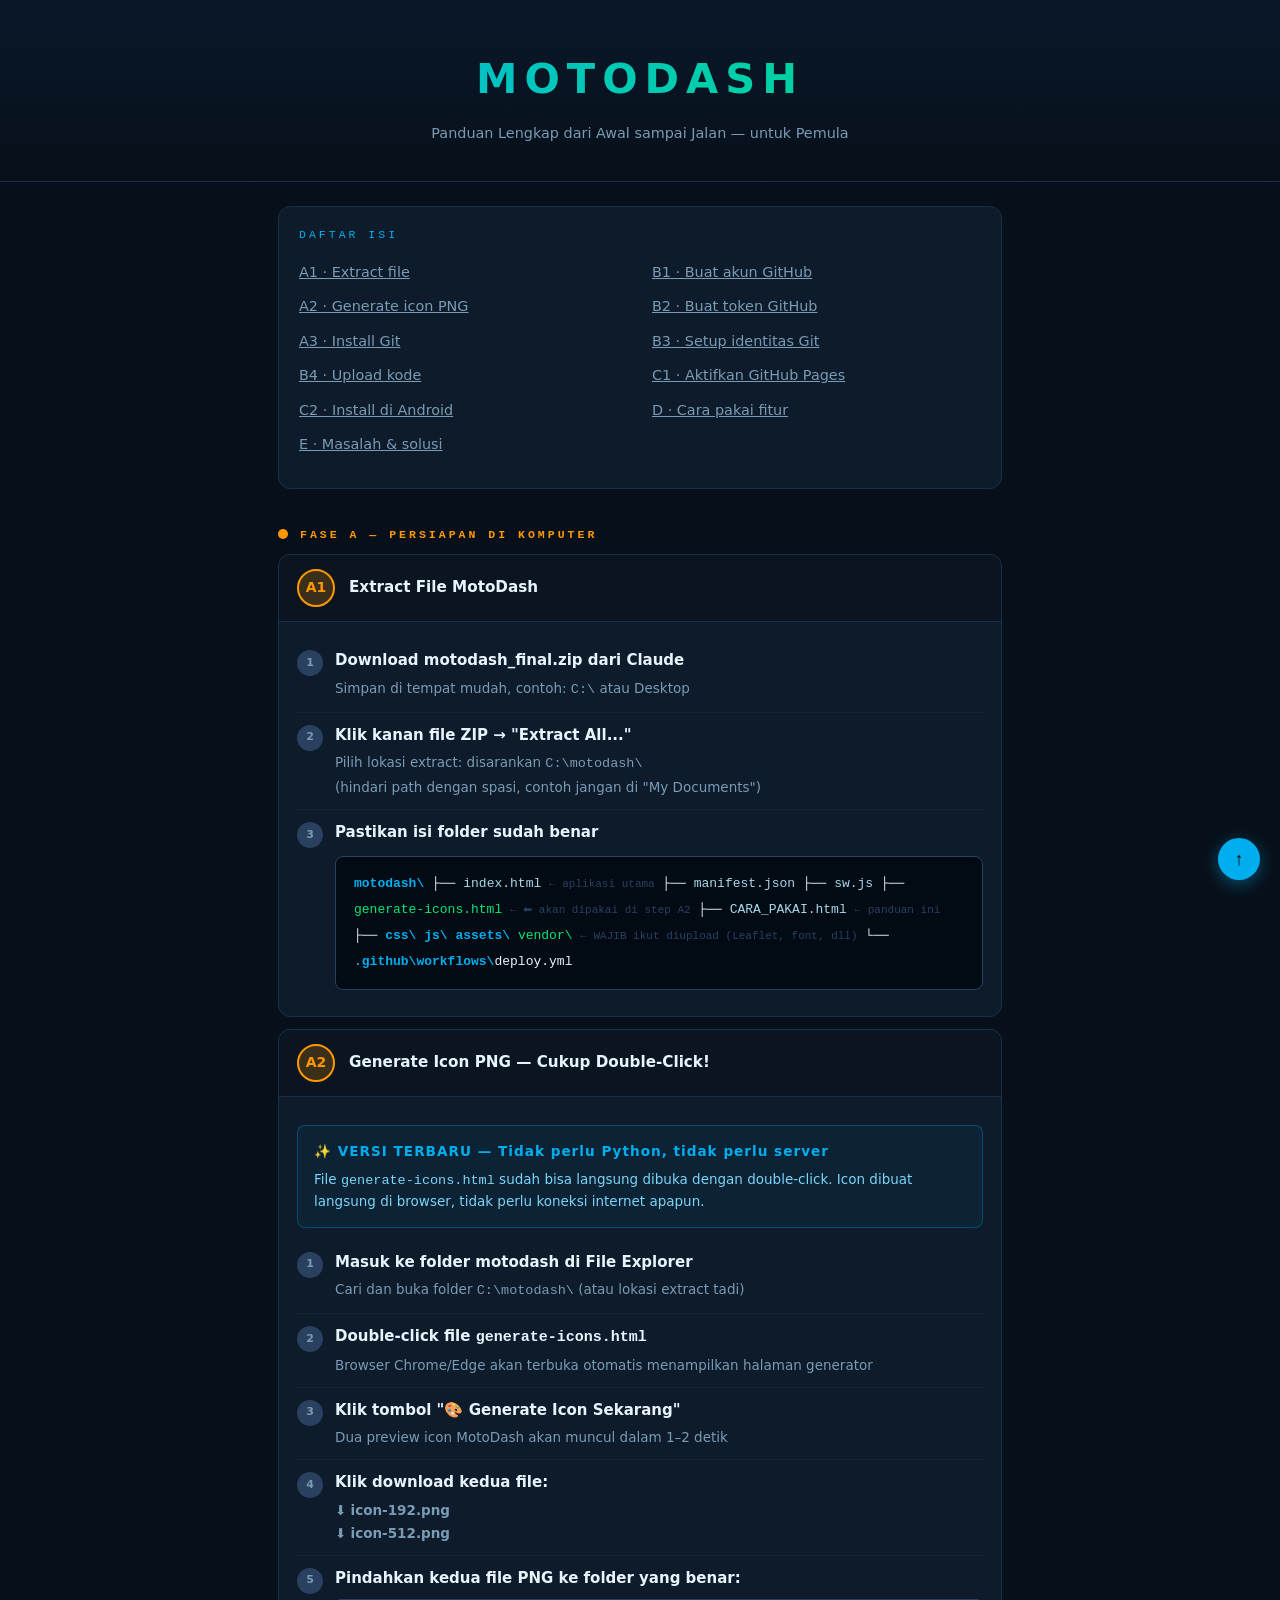
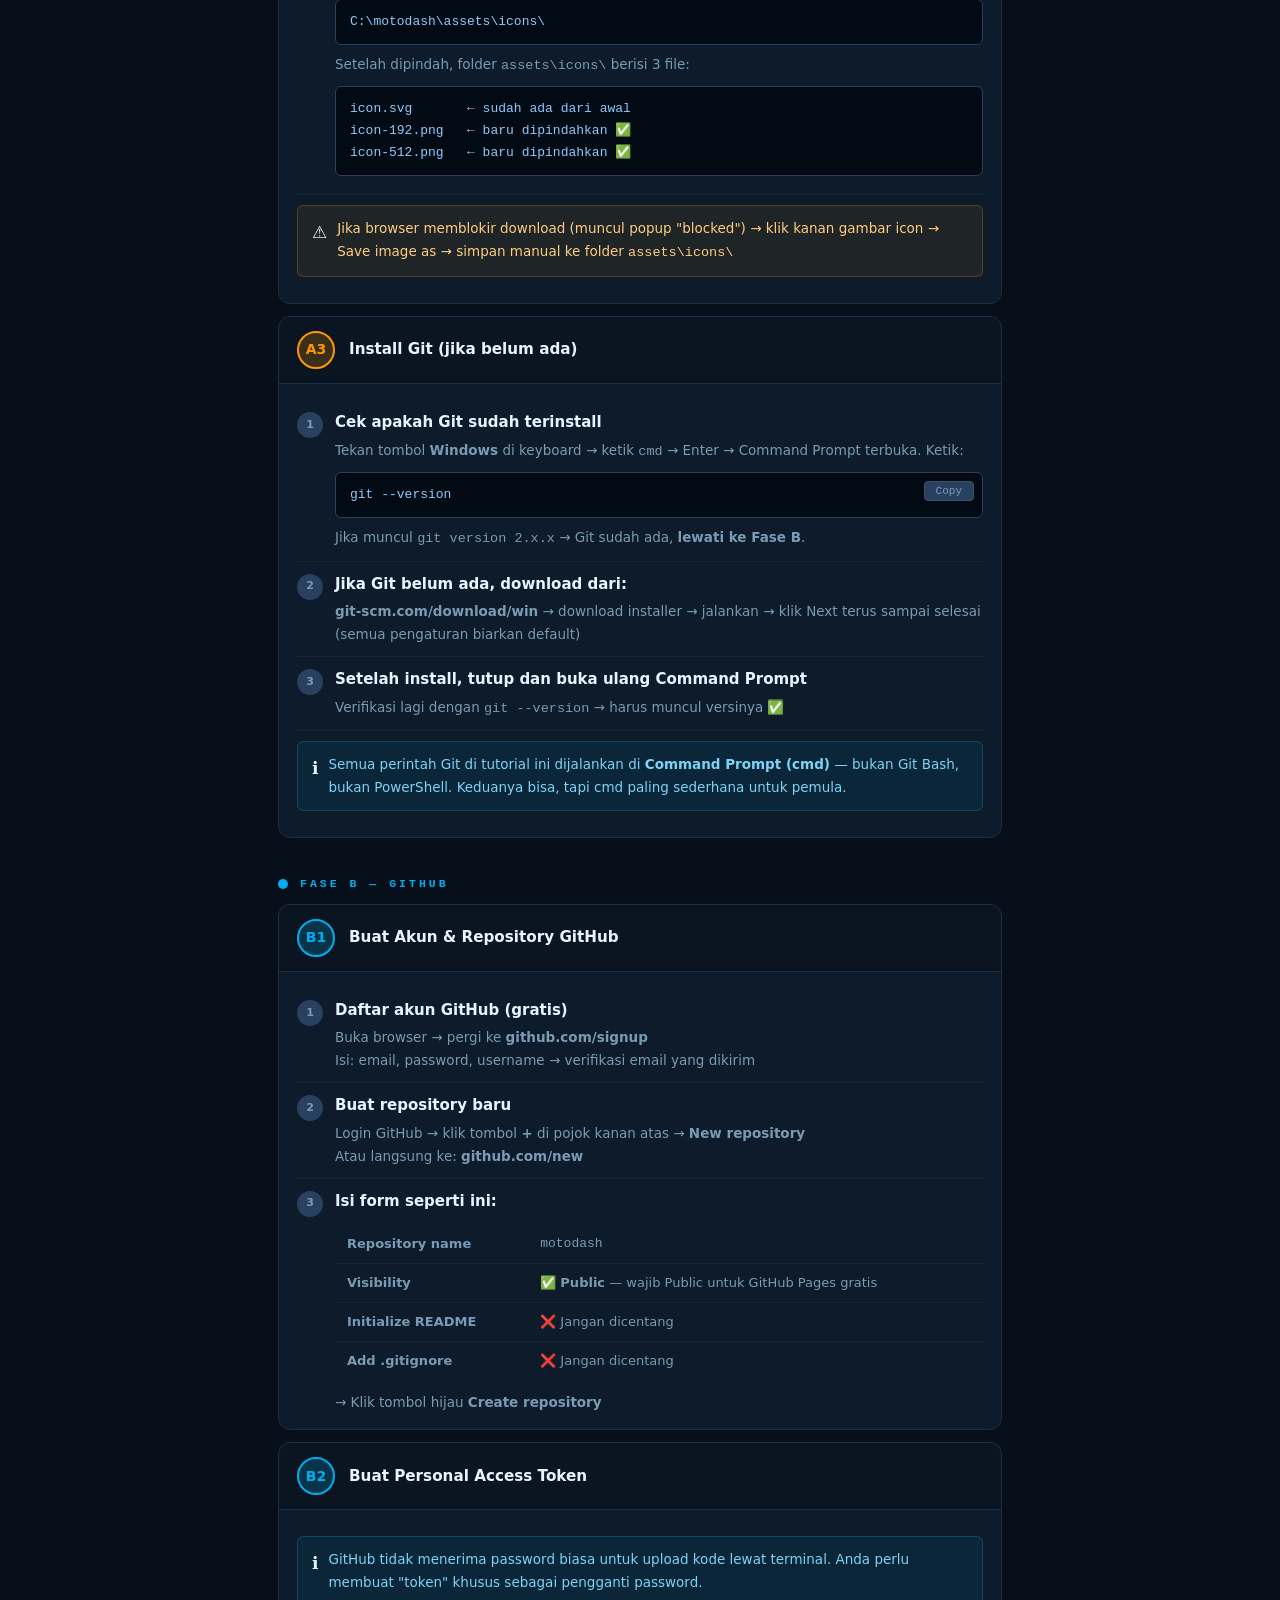
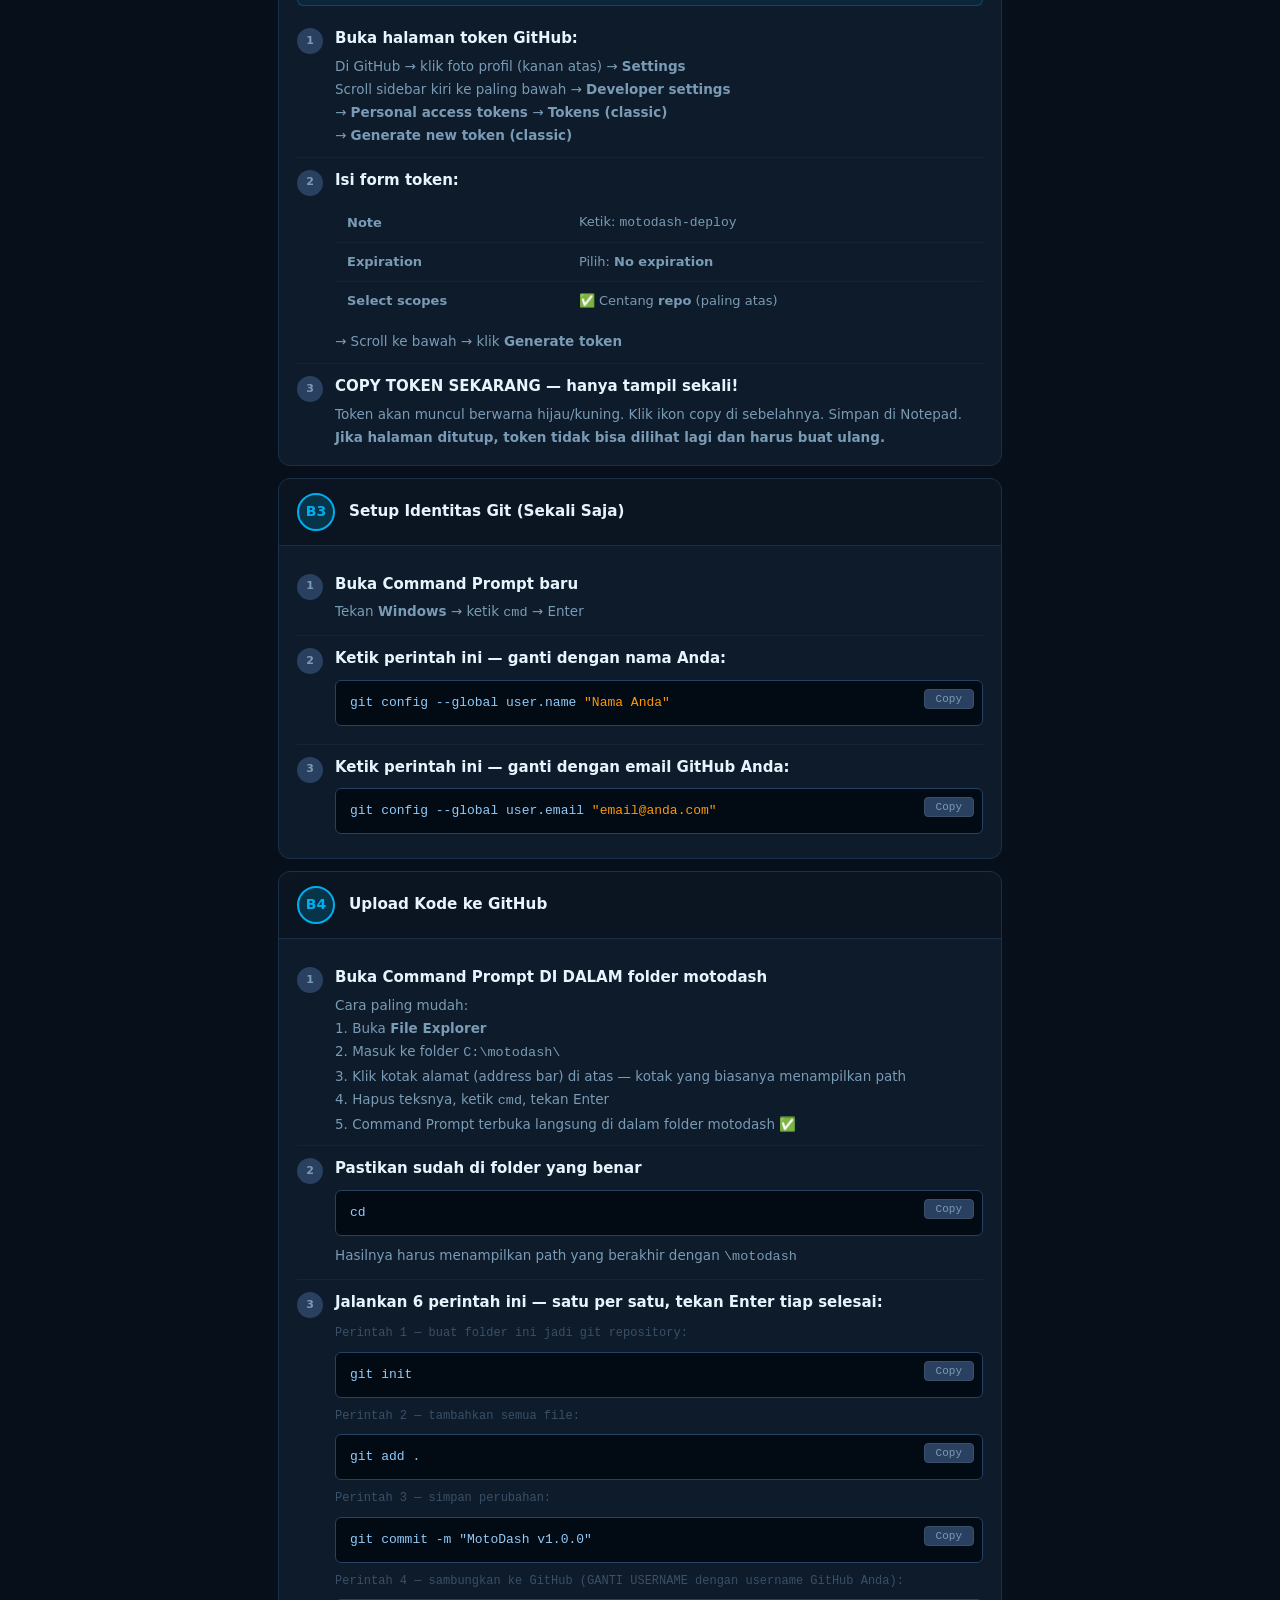
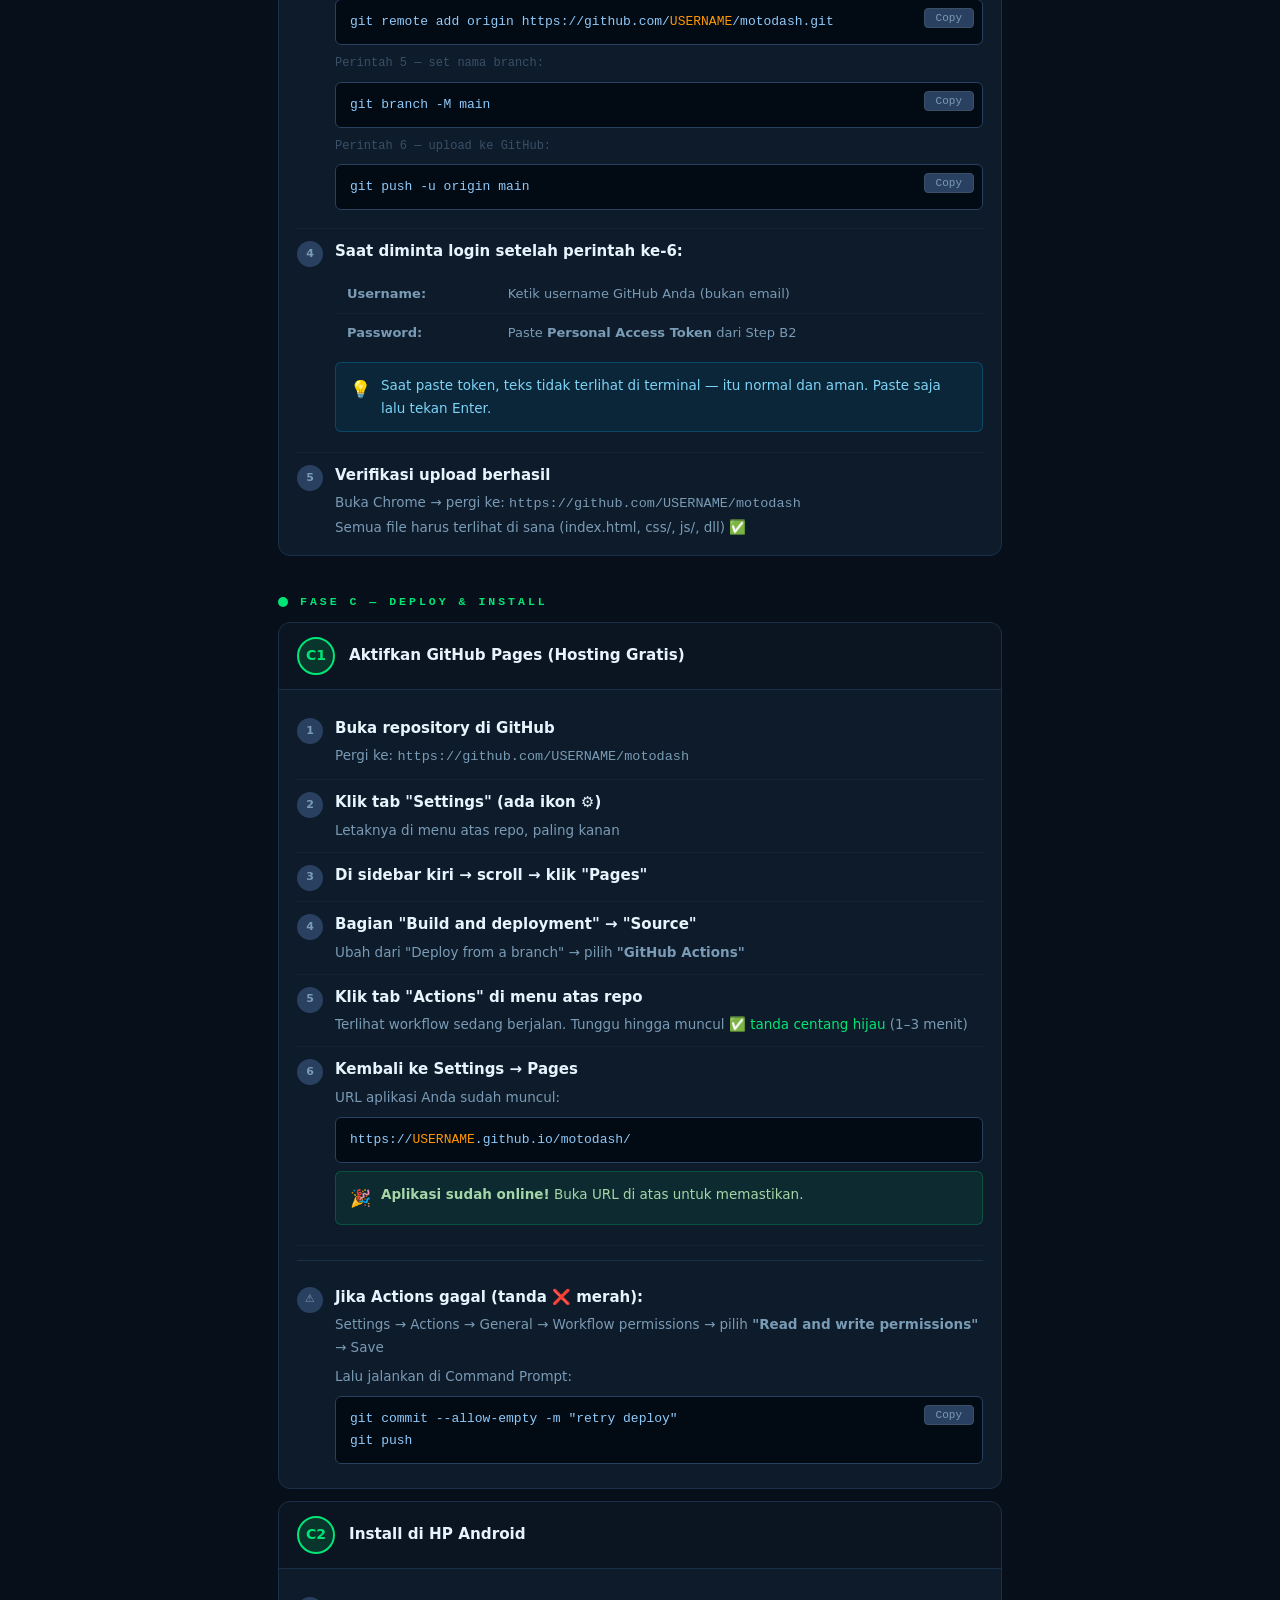
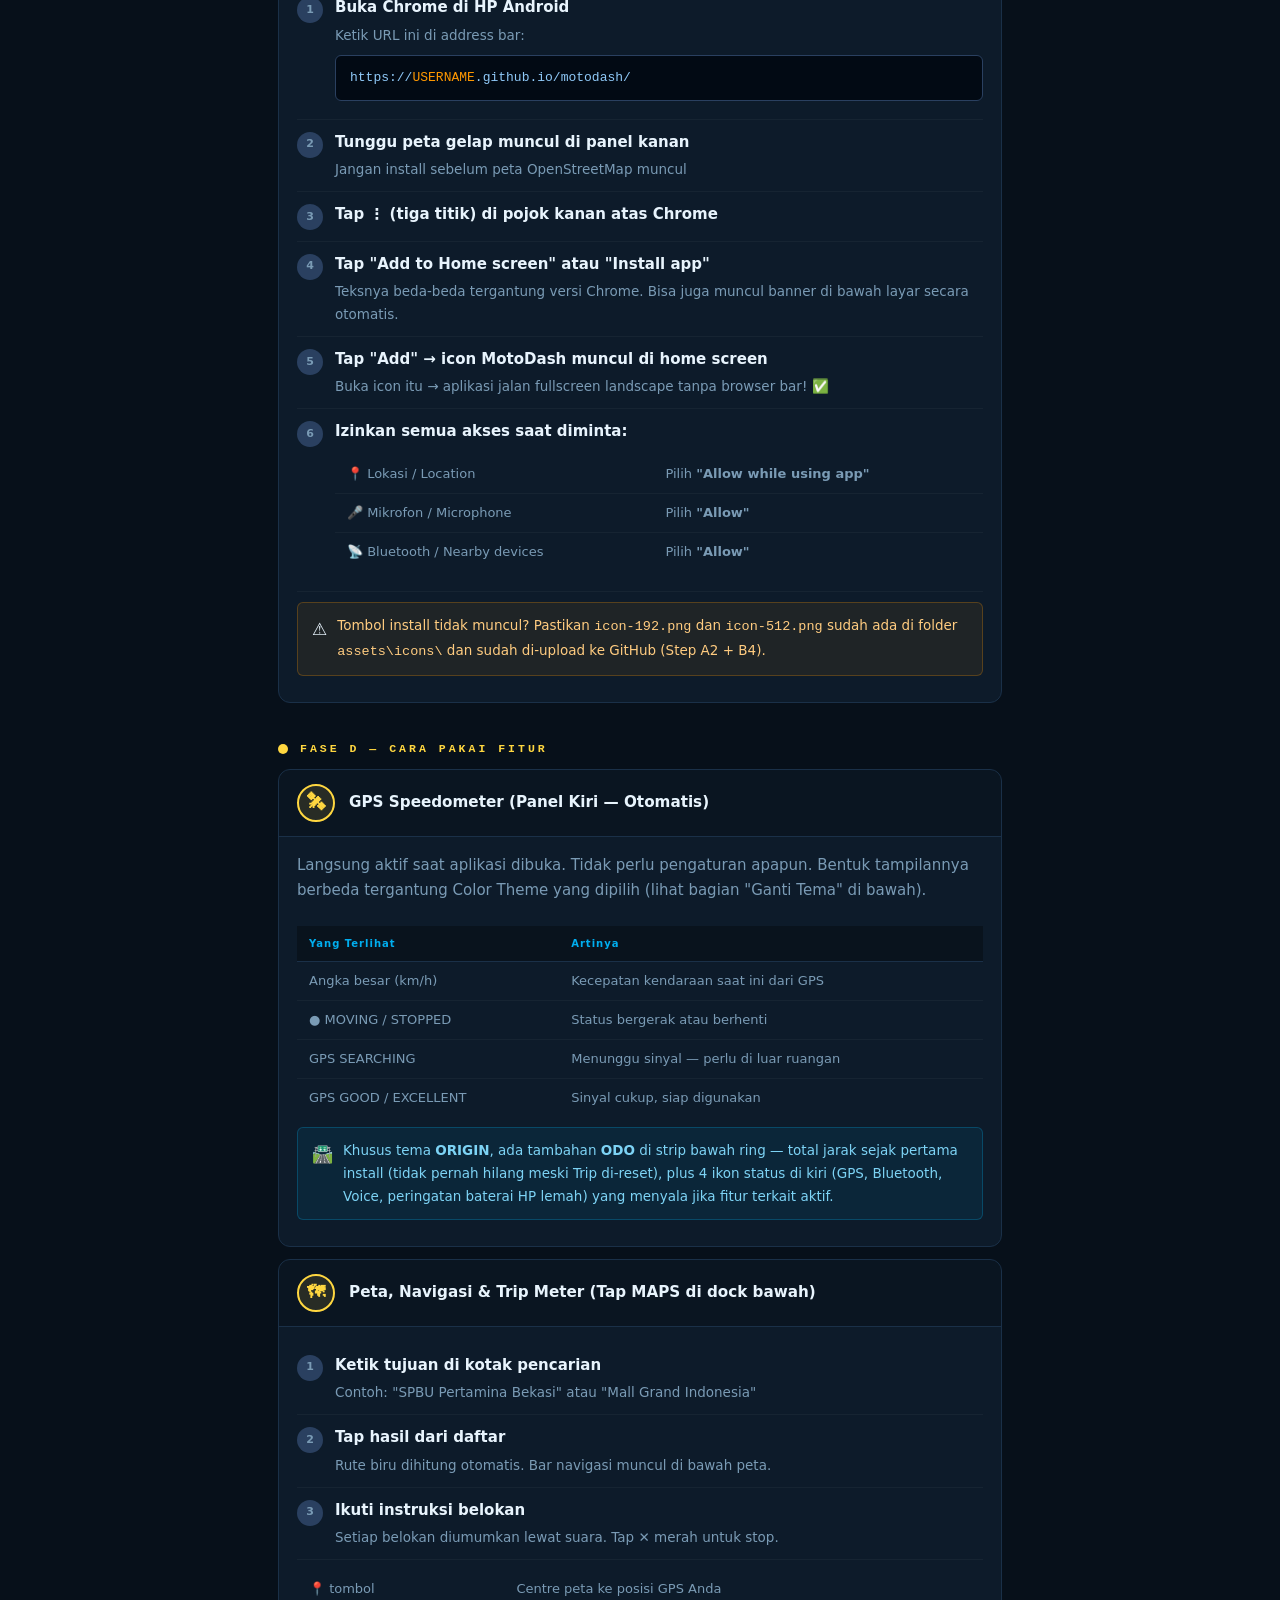
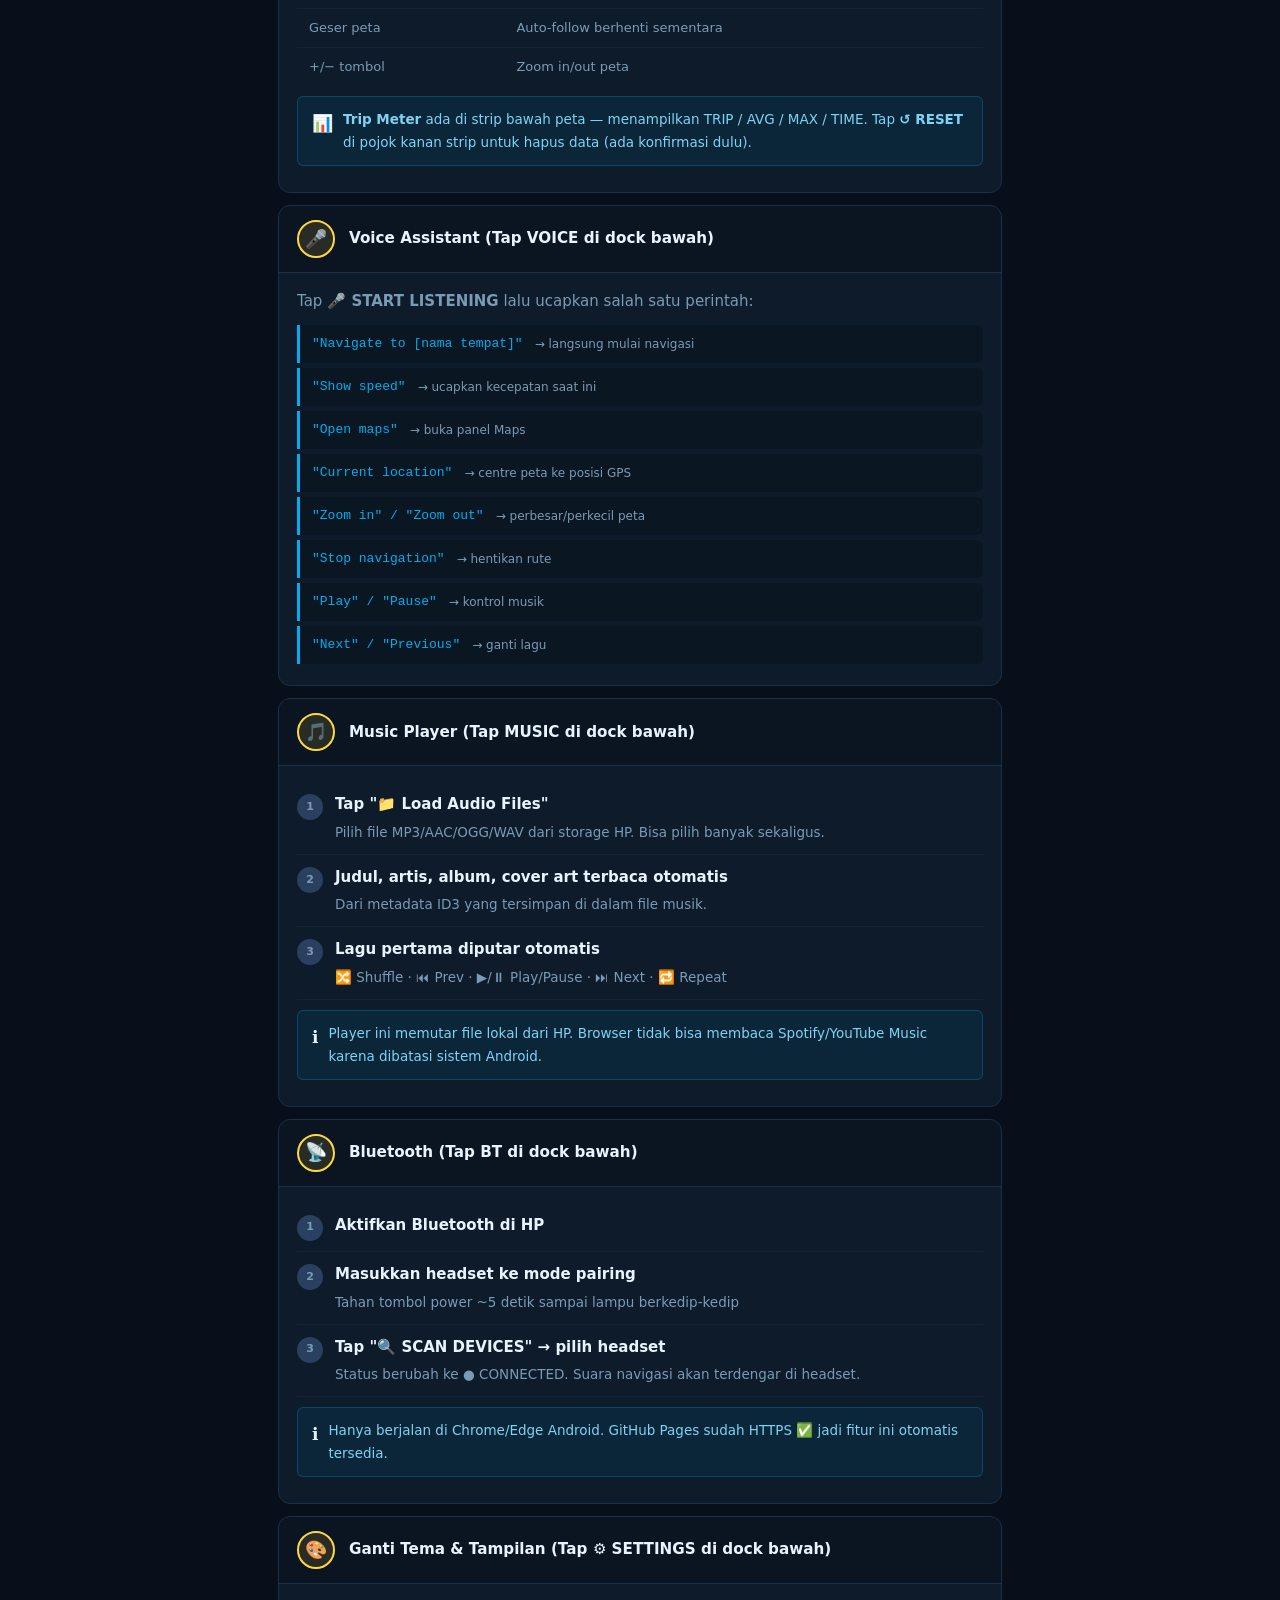
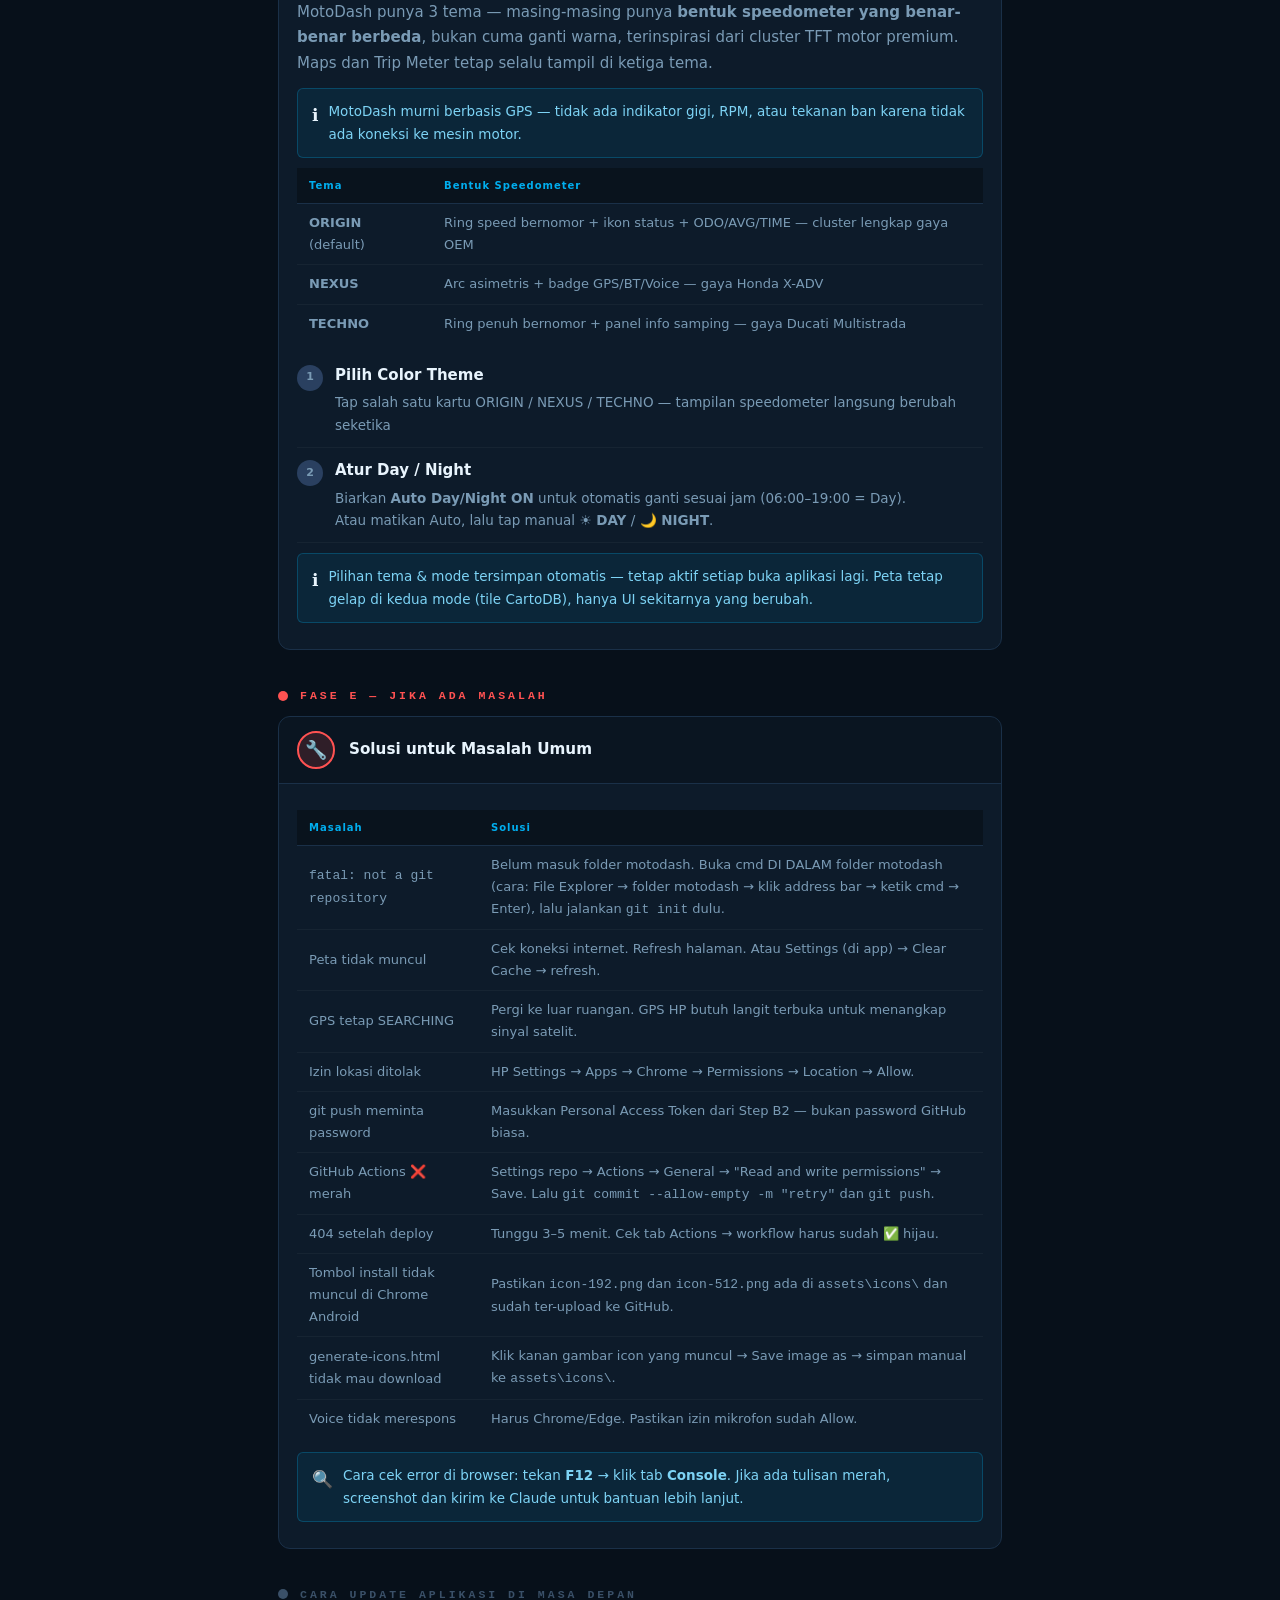
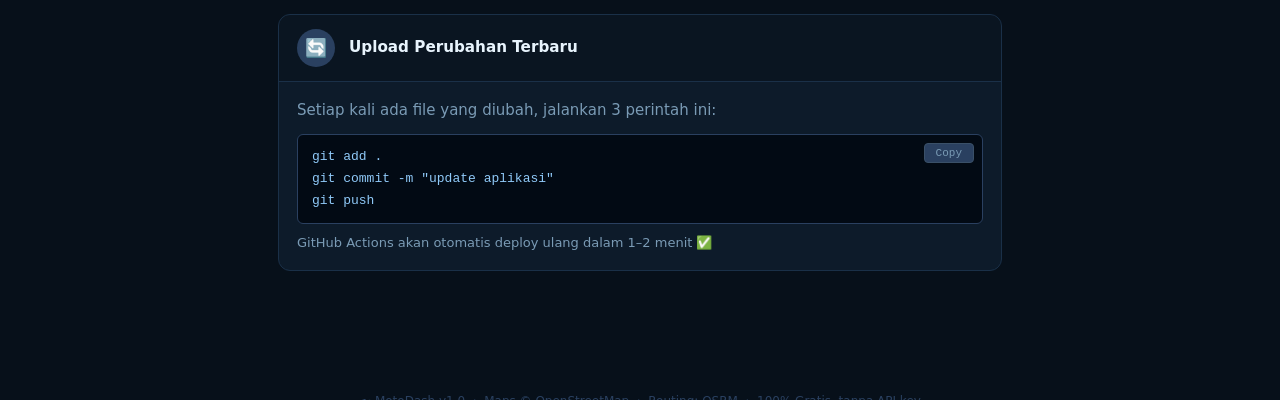
<file: CARA_PAKAI.html>
<!DOCTYPE html>
<html lang="id">
<head>
<meta charset="UTF-8">
<meta name="viewport" content="width=device-width,initial-scale=1.0">
<title>MotoDash — Panduan Lengkap</title>
<style>
:root {
  --bg:#07101A; --card:#0D1B2A; --card2:#111F30;
  --border:#1A3048; --muted:#2A4060;
  --cyan:#00AEEF; --green:#00E676; --orange:#FF9800;
  --red:#FF5252; --yellow:#FFD740;
  --text:#E8F4FD; --dim:#7A9BB5; --faint:#3A5068;
}
*{margin:0;padding:0;box-sizing:border-box;}
html{scroll-behavior:smooth;}
body{
  font-family:'Segoe UI',system-ui,sans-serif;
  background:var(--bg); color:var(--text);
  font-size:15px; line-height:1.7;
}

/* ── Layout ── */
.wrap{max-width:760px;margin:0 auto;padding:0 18px 80px;}

/* ── Hero ── */
.hero{
  text-align:center;
  padding:44px 20px 36px;
  background:linear-gradient(180deg,#091829 0%,var(--bg) 100%);
  border-bottom:1px solid var(--border);
}
.logo{
  font-size:2.6rem;font-weight:900;letter-spacing:7px;
  background:linear-gradient(90deg,var(--cyan),var(--green));
  -webkit-background-clip:text;-webkit-text-fill-color:transparent;
  background-clip:text;display:block;margin-bottom:6px;
}
.hero-sub{color:var(--dim);font-size:.9rem;}

/* ── Phase header ── */
.phase{
  margin:36px 0 10px;
  display:flex;align-items:center;gap:12px;
}
.phase-dot{width:10px;height:10px;border-radius:50%;flex-shrink:0;}
.phase-label{
  font-size:.72rem;font-weight:700;letter-spacing:3px;
  font-family:monospace;text-transform:uppercase;
}

/* ── Step card ── */
.step{
  background:var(--card);border:1px solid var(--border);
  border-radius:12px;margin-bottom:12px;overflow:hidden;
}
.step-head{
  display:flex;align-items:center;gap:14px;
  padding:14px 18px;background:rgba(0,0,0,.22);
  border-bottom:1px solid var(--border);
}
.num{
  width:38px;height:38px;border-radius:50%;flex-shrink:0;
  display:flex;align-items:center;justify-content:center;
  font-weight:900;font-size:14px;
}
.step-head h3{font-size:.95rem;font-weight:700;}
.step-body{padding:16px 18px;}

/* ── Sub rows ── */
.row{
  display:flex;gap:12px;align-items:flex-start;
  padding:10px 0;border-bottom:1px solid rgba(255,255,255,.04);
}
.row:last-child{border:none;padding-bottom:0;}
.rn{
  min-width:26px;height:26px;border-radius:50%;
  background:var(--muted);color:var(--dim);
  display:flex;align-items:center;justify-content:center;
  font-size:11px;font-weight:700;flex-shrink:0;margin-top:2px;
}
.rb{flex:1;}
.rb b{display:block;color:var(--text);margin-bottom:3px;}
.rb p{color:var(--dim);font-size:13.5px;margin:0;}

/* ── Code block ── */
.code{
  position:relative;
  background:#020A14;border:1px solid var(--muted);
  border-radius:6px;padding:11px 14px;margin:8px 0;
  font-family:'Cascadia Code','Fira Code',Consolas,monospace;
  font-size:13px;color:#90CAF9;
  overflow-x:auto;white-space:pre;line-height:1.7;
}
.code .c{color:#2E5A7A;}
.code .hi{color:var(--orange);}
.cbtn{
  position:absolute;top:8px;right:8px;
  padding:3px 11px;background:var(--muted);
  border:1px solid var(--faint);border-radius:4px;
  color:var(--dim);font-size:11px;cursor:pointer;
  font-family:inherit;transition:all .15s;
}
.cbtn:hover{color:var(--cyan);border-color:var(--cyan);}
.cbtn.ok{color:var(--green);border-color:var(--green);}

/* ── Alerts ── */
.alert{
  display:flex;gap:10px;padding:11px 14px;
  border-radius:6px;margin:10px 0;font-size:13.5px;
}
.ai{font-size:17px;flex-shrink:0;margin-top:1px;}
.info  {background:rgba(0,174,239,.08);border:1px solid rgba(0,174,239,.25);}
.warn  {background:rgba(255,152,0,.08);border:1px solid rgba(255,152,0,.25);}
.ok    {background:rgba(0,230,118,.07);border:1px solid rgba(0,230,118,.22);}
.danger{background:rgba(255,82,82,.08);border:1px solid rgba(255,82,82,.25);}
.info   p,.info   li{color:#7dd3f5;margin:0;}
.warn   p,.warn   li{color:#ffcc80;margin:0;}
.ok     p,.ok     li{color:#a5d6a7;margin:0;}
.danger p,.danger li{color:#ef9a9a;margin:0;}

/* ── Table ── */
.tw{overflow-x:auto;margin:10px 0;}
table{width:100%;border-collapse:collapse;font-size:13px;}
th{background:rgba(0,0,0,.3);padding:9px 12px;text-align:left;
   color:var(--cyan);font-size:10px;letter-spacing:1px;
   border-bottom:1px solid var(--border);}
td{padding:8px 12px;border-bottom:1px solid rgba(255,255,255,.04);color:var(--dim);}
tr:last-child td{border:none;}

/* ── Tag ── */
.tag{display:inline-block;padding:2px 8px;border-radius:4px;font-size:11px;font-weight:700;}
.tok{background:rgba(0,230,118,.15);color:var(--green);}
.twn{background:rgba(255,152,0,.15);color:var(--orange);}

/* ── Grid ── */
.g2{display:grid;grid-template-columns:1fr 1fr;gap:12px;margin:10px 0;}
@media(max-width:520px){.g2{grid-template-columns:1fr;}}

/* ── Mini card ── */
.mini{
  background:rgba(0,0,0,.2);border:1px solid var(--border);
  border-radius:8px;padding:13px 14px;
}
.mini h4{font-size:.85rem;margin-bottom:5px;}
.mini p{font-size:12.5px;color:var(--dim);margin:0;line-height:1.6;}

/* ── Voice command ── */
.cmd{
  border-left:3px solid var(--cyan);background:rgba(0,0,0,.2);
  padding:8px 12px;margin:5px 0;border-radius:0 6px 6px 0;
  display:flex;gap:12px;align-items:center;flex-wrap:wrap;
}
.cmd code{color:var(--cyan);font-size:13px;}
.cmd span{font-size:12px;color:var(--dim);}

/* ── File tree ── */
.ftree{
  background:#020A14;border:1px solid var(--muted);
  border-radius:8px;padding:14px 18px;margin:10px 0;
  font-family:monospace;font-size:13px;line-height:2;
  overflow-x:auto;
}
.fd{color:var(--cyan);font-weight:700;}
.ff{color:#A8D8EA;}
.fn{color:#2A4060;font-size:11px;}
.fo{color:var(--orange);}
.fok{color:var(--green);}

/* ── Highlight box ── */
.hbox{
  background:rgba(0,174,239,.06);
  border:1px solid rgba(0,174,239,.3);
  border-radius:8px;padding:14px 16px;margin:12px 0;
}
.hbox h4{color:var(--cyan);font-size:.85rem;margin-bottom:6px;letter-spacing:1px;}
.hbox p{color:#7dd3f5;font-size:13.5px;margin:0;line-height:1.6;}

/* ── Footer & back-to-top ── */
.foot{text-align:center;color:var(--muted);font-size:12px;padding:28px 0;}
.btt{
  position:fixed;bottom:20px;right:20px;
  width:42px;height:42px;border-radius:50%;
  background:var(--cyan);color:#000;border:none;
  font-size:18px;cursor:pointer;
  display:flex;align-items:center;justify-content:center;
  box-shadow:0 4px 16px rgba(0,174,239,.4);
  transition:transform .2s;z-index:99;
}
.btt:hover{transform:translateY(-2px);}

/* ── Separator ── */
hr.sep{border:none;border-top:1px solid var(--border);margin:14px 0;}
</style>
</head>
<body>

<div class="hero">
  <span class="logo">MOTODASH</span>
  <p class="hero-sub">Panduan Lengkap dari Awal sampai Jalan — untuk Pemula</p>
</div>

<div class="wrap">

<!-- ══════════════════════════════════════
  DAFTAR ISI
══════════════════════════════════════ -->
<div style="background:var(--card);border:1px solid var(--border);border-radius:12px;padding:18px 20px;margin:24px 0;">
  <p style="font-family:monospace;font-size:.72rem;letter-spacing:3px;color:var(--cyan);margin-bottom:12px;">DAFTAR ISI</p>
  <div class="g2" style="gap:4px 24px;">
    <a href="#a1" style="color:var(--dim);font-size:.9rem;padding:3px 0;display:block;">A1 · Extract file</a>
    <a href="#b1" style="color:var(--dim);font-size:.9rem;padding:3px 0;display:block;">B1 · Buat akun GitHub</a>
    <a href="#a2" style="color:var(--dim);font-size:.9rem;padding:3px 0;display:block;">A2 · Generate icon PNG</a>
    <a href="#b2" style="color:var(--dim);font-size:.9rem;padding:3px 0;display:block;">B2 · Buat token GitHub</a>
    <a href="#a3" style="color:var(--dim);font-size:.9rem;padding:3px 0;display:block;">A3 · Install Git</a>
    <a href="#b3" style="color:var(--dim);font-size:.9rem;padding:3px 0;display:block;">B3 · Setup identitas Git</a>
    <a href="#b4" style="color:var(--dim);font-size:.9rem;padding:3px 0;display:block;">B4 · Upload kode</a>
    <a href="#c1" style="color:var(--dim);font-size:.9rem;padding:3px 0;display:block;">C1 · Aktifkan GitHub Pages</a>
    <a href="#c2" style="color:var(--dim);font-size:.9rem;padding:3px 0;display:block;">C2 · Install di Android</a>
    <a href="#d" style="color:var(--dim);font-size:.9rem;padding:3px 0;display:block;">D · Cara pakai fitur</a>
    <a href="#e" style="color:var(--dim);font-size:.9rem;padding:3px 0;display:block;">E · Masalah & solusi</a>
  </div>
</div>


<!-- ══════════════════════════════════════
  FASE A — PERSIAPAN
══════════════════════════════════════ -->
<div class="phase">
  <div class="phase-dot" style="background:var(--orange)"></div>
  <div class="phase-label" style="color:var(--orange)">Fase A — Persiapan di Komputer</div>
</div>


<!-- A1 Extract -->
<div class="step" id="a1">
  <div class="step-head">
    <div class="num" style="background:rgba(255,152,0,.2);border:2px solid var(--orange);color:var(--orange)">A1</div>
    <h3>Extract File MotoDash</h3>
  </div>
  <div class="step-body">
    <div class="row">
      <div class="rn">1</div>
      <div class="rb">
        <b>Download motodash_final.zip dari Claude</b>
        <p>Simpan di tempat mudah, contoh: <code>C:\</code> atau Desktop</p>
      </div>
    </div>
    <div class="row">
      <div class="rn">2</div>
      <div class="rb">
        <b>Klik kanan file ZIP → "Extract All..."</b>
        <p>Pilih lokasi extract: disarankan <code>C:\motodash\</code><br>
        (hindari path dengan spasi, contoh jangan di "My Documents")</p>
      </div>
    </div>
    <div class="row">
      <div class="rn">3</div>
      <div class="rb">
        <b>Pastikan isi folder sudah benar</b>
        <div class="ftree">
<span class="fd">motodash\</span>
├── <span class="ff">index.html</span>            <span class="fn">← aplikasi utama</span>
├── <span class="ff">manifest.json</span>
├── <span class="ff">sw.js</span>
├── <span class="fok">generate-icons.html</span>   <span class="fn">← ⬅ akan dipakai di step A2</span>
├── <span class="ff">CARA_PAKAI.html</span>       <span class="fn">← panduan ini</span>
├── <span class="fd">css\</span>  <span class="fd">js\</span>  <span class="fd">assets\</span>  <span class="fok">vendor\</span>   <span class="fn">← WAJIB ikut diupload (Leaflet, font, dll)</span>
└── <span class="fd">.github\workflows\</span>deploy.yml</div>
      </div>
    </div>
  </div>
</div>


<!-- A2 Generate Icon -->
<div class="step" id="a2">
  <div class="step-head">
    <div class="num" style="background:rgba(255,152,0,.2);border:2px solid var(--orange);color:var(--orange)">A2</div>
    <h3>Generate Icon PNG — Cukup Double-Click!</h3>
  </div>
  <div class="step-body">

    <div class="hbox">
      <h4>✨ VERSI TERBARU — Tidak perlu Python, tidak perlu server</h4>
      <p>File <code>generate-icons.html</code> sudah bisa langsung dibuka dengan double-click. Icon dibuat langsung di browser, tidak perlu koneksi internet apapun.</p>
    </div>

    <div class="row">
      <div class="rn">1</div>
      <div class="rb">
        <b>Masuk ke folder motodash di File Explorer</b>
        <p>Cari dan buka folder <code>C:\motodash\</code> (atau lokasi extract tadi)</p>
      </div>
    </div>
    <div class="row">
      <div class="rn">2</div>
      <div class="rb">
        <b>Double-click file <code>generate-icons.html</code></b>
        <p>Browser Chrome/Edge akan terbuka otomatis menampilkan halaman generator</p>
      </div>
    </div>
    <div class="row">
      <div class="rn">3</div>
      <div class="rb">
        <b>Klik tombol "🎨 Generate Icon Sekarang"</b>
        <p>Dua preview icon MotoDash akan muncul dalam 1–2 detik</p>
      </div>
    </div>
    <div class="row">
      <div class="rn">4</div>
      <div class="rb">
        <b>Klik download kedua file:</b>
        <p>⬇ <strong>icon-192.png</strong><br>⬇ <strong>icon-512.png</strong></p>
      </div>
    </div>
    <div class="row">
      <div class="rn">5</div>
      <div class="rb">
        <b>Pindahkan kedua file PNG ke folder yang benar:</b>
        <div class="code">C:\motodash\assets\icons\</div>
        <p>Setelah dipindah, folder <code>assets\icons\</code> berisi 3 file:</p>
        <div class="code">icon.svg       ← sudah ada dari awal
icon-192.png   ← baru dipindahkan ✅
icon-512.png   ← baru dipindahkan ✅</div>
      </div>
    </div>

    <div class="alert warn">
      <span class="ai">⚠️</span>
      <p>Jika browser memblokir download (muncul popup "blocked") → klik kanan gambar icon → Save image as → simpan manual ke folder <code>assets\icons\</code></p>
    </div>

  </div>
</div>


<!-- A3 Install Git -->
<div class="step" id="a3">
  <div class="step-head">
    <div class="num" style="background:rgba(255,152,0,.2);border:2px solid var(--orange);color:var(--orange)">A3</div>
    <h3>Install Git (jika belum ada)</h3>
  </div>
  <div class="step-body">

    <div class="row">
      <div class="rn">1</div>
      <div class="rb">
        <b>Cek apakah Git sudah terinstall</b>
        <p>Tekan tombol <strong>Windows</strong> di keyboard → ketik <code>cmd</code> → Enter → Command Prompt terbuka. Ketik:</p>
        <div class="code" id="cg1">git --version<button class="cbtn" onclick="cp('cg1')">Copy</button></div>
        <p>Jika muncul <code>git version 2.x.x</code> → Git sudah ada, <strong>lewati ke Fase B</strong>.</p>
      </div>
    </div>
    <div class="row">
      <div class="rn">2</div>
      <div class="rb">
        <b>Jika Git belum ada, download dari:</b>
        <p><strong>git-scm.com/download/win</strong> → download installer → jalankan → klik Next terus sampai selesai (semua pengaturan biarkan default)</p>
      </div>
    </div>
    <div class="row">
      <div class="rn">3</div>
      <div class="rb">
        <b>Setelah install, tutup dan buka ulang Command Prompt</b>
        <p>Verifikasi lagi dengan <code>git --version</code> → harus muncul versinya ✅</p>
      </div>
    </div>

    <div class="alert info">
      <span class="ai">ℹ️</span>
      <p>Semua perintah Git di tutorial ini dijalankan di <strong>Command Prompt (cmd)</strong> — bukan Git Bash, bukan PowerShell. Keduanya bisa, tapi cmd paling sederhana untuk pemula.</p>
    </div>

  </div>
</div>


<!-- ══════════════════════════════════════
  FASE B — GITHUB
══════════════════════════════════════ -->
<div class="phase">
  <div class="phase-dot" style="background:var(--cyan)"></div>
  <div class="phase-label" style="color:var(--cyan)">Fase B — GitHub</div>
</div>


<!-- B1 Buat Akun & Repo -->
<div class="step" id="b1">
  <div class="step-head">
    <div class="num" style="background:rgba(0,174,239,.2);border:2px solid var(--cyan);color:var(--cyan)">B1</div>
    <h3>Buat Akun &amp; Repository GitHub</h3>
  </div>
  <div class="step-body">

    <div class="row">
      <div class="rn">1</div>
      <div class="rb">
        <b>Daftar akun GitHub (gratis)</b>
        <p>Buka browser → pergi ke <strong>github.com/signup</strong><br>
        Isi: email, password, username → verifikasi email yang dikirim</p>
      </div>
    </div>
    <div class="row">
      <div class="rn">2</div>
      <div class="rb">
        <b>Buat repository baru</b>
        <p>Login GitHub → klik tombol <strong>+</strong> di pojok kanan atas → <strong>New repository</strong><br>
        Atau langsung ke: <strong>github.com/new</strong></p>
      </div>
    </div>
    <div class="row">
      <div class="rn">3</div>
      <div class="rb">
        <b>Isi form seperti ini:</b>
        <div class="tw">
          <table>
            <tr><td><strong>Repository name</strong></td><td><code>motodash</code></td></tr>
            <tr><td><strong>Visibility</strong></td><td>✅ <strong>Public</strong> — wajib Public untuk GitHub Pages gratis</td></tr>
            <tr><td><strong>Initialize README</strong></td><td>❌ Jangan dicentang</td></tr>
            <tr><td><strong>Add .gitignore</strong></td><td>❌ Jangan dicentang</td></tr>
          </table>
        </div>
        <p style="margin-top:8px">→ Klik tombol hijau <strong>Create repository</strong></p>
      </div>
    </div>

  </div>
</div>


<!-- B2 Token -->
<div class="step" id="b2">
  <div class="step-head">
    <div class="num" style="background:rgba(0,174,239,.2);border:2px solid var(--cyan);color:var(--cyan)">B2</div>
    <h3>Buat Personal Access Token</h3>
  </div>
  <div class="step-body">

    <div class="alert info">
      <span class="ai">ℹ️</span>
      <p>GitHub tidak menerima password biasa untuk upload kode lewat terminal. Anda perlu membuat "token" khusus sebagai pengganti password.</p>
    </div>

    <div class="row">
      <div class="rn">1</div>
      <div class="rb">
        <b>Buka halaman token GitHub:</b>
        <p>Di GitHub → klik foto profil (kanan atas) → <strong>Settings</strong><br>
        Scroll sidebar kiri ke paling bawah → <strong>Developer settings</strong><br>
        → <strong>Personal access tokens</strong> → <strong>Tokens (classic)</strong><br>
        → <strong>Generate new token (classic)</strong></p>
      </div>
    </div>
    <div class="row">
      <div class="rn">2</div>
      <div class="rb">
        <b>Isi form token:</b>
        <div class="tw">
          <table>
            <tr><td><strong>Note</strong></td><td>Ketik: <code>motodash-deploy</code></td></tr>
            <tr><td><strong>Expiration</strong></td><td>Pilih: <strong>No expiration</strong></td></tr>
            <tr><td><strong>Select scopes</strong></td><td>✅ Centang <strong>repo</strong> (paling atas)</td></tr>
          </table>
        </div>
        <p style="margin-top:8px">→ Scroll ke bawah → klik <strong>Generate token</strong></p>
      </div>
    </div>
    <div class="row">
      <div class="rn">3</div>
      <div class="rb">
        <b>COPY TOKEN SEKARANG — hanya tampil sekali!</b>
        <p>Token akan muncul berwarna hijau/kuning. Klik ikon copy di sebelahnya. Simpan di Notepad. <strong>Jika halaman ditutup, token tidak bisa dilihat lagi dan harus buat ulang.</strong></p>
      </div>
    </div>

  </div>
</div>


<!-- B3 Setup Git -->
<div class="step" id="b3">
  <div class="step-head">
    <div class="num" style="background:rgba(0,174,239,.2);border:2px solid var(--cyan);color:var(--cyan)">B3</div>
    <h3>Setup Identitas Git (Sekali Saja)</h3>
  </div>
  <div class="step-body">

    <div class="row">
      <div class="rn">1</div>
      <div class="rb">
        <b>Buka Command Prompt baru</b>
        <p>Tekan <strong>Windows</strong> → ketik <code>cmd</code> → Enter</p>
      </div>
    </div>
    <div class="row">
      <div class="rn">2</div>
      <div class="rb">
        <b>Ketik perintah ini — ganti dengan nama Anda:</b>
        <div class="code" id="cname">git config --global user.name <span class="hi">"Nama Anda"</span><button class="cbtn" onclick="cp('cname')">Copy</button></div>
      </div>
    </div>
    <div class="row">
      <div class="rn">3</div>
      <div class="rb">
        <b>Ketik perintah ini — ganti dengan email GitHub Anda:</b>
        <div class="code" id="cemail">git config --global user.email <span class="hi">"email@anda.com"</span><button class="cbtn" onclick="cp('cemail')">Copy</button></div>
      </div>
    </div>

  </div>
</div>


<!-- B4 Upload -->
<div class="step" id="b4">
  <div class="step-head">
    <div class="num" style="background:rgba(0,174,239,.2);border:2px solid var(--cyan);color:var(--cyan)">B4</div>
    <h3>Upload Kode ke GitHub</h3>
  </div>
  <div class="step-body">

    <div class="row">
      <div class="rn">1</div>
      <div class="rb">
        <b>Buka Command Prompt DI DALAM folder motodash</b>
        <p>Cara paling mudah:</p>
        <p>1. Buka <strong>File Explorer</strong><br>
        2. Masuk ke folder <code>C:\motodash\</code><br>
        3. Klik kotak alamat (address bar) di atas — kotak yang biasanya menampilkan path<br>
        4. Hapus teksnya, ketik <code>cmd</code>, tekan Enter<br>
        5. Command Prompt terbuka langsung di dalam folder motodash ✅</p>
      </div>
    </div>

    <div class="row">
      <div class="rn">2</div>
      <div class="rb">
        <b>Pastikan sudah di folder yang benar</b>
        <div class="code" id="cpwd">cd<button class="cbtn" onclick="cp('cpwd')">Copy</button></div>
        <p>Hasilnya harus menampilkan path yang berakhir dengan <code>\motodash</code></p>
      </div>
    </div>

    <div class="row">
      <div class="rn">3</div>
      <div class="rb">
        <b>Jalankan 6 perintah ini — satu per satu, tekan Enter tiap selesai:</b>

        <p style="margin-top:8px;color:var(--faint);font-size:12px;font-family:monospace;">Perintah 1 — buat folder ini jadi git repository:</p>
        <div class="code" id="cp1">git init<button class="cbtn" onclick="cp('cp1')">Copy</button></div>

        <p style="color:var(--faint);font-size:12px;font-family:monospace;">Perintah 2 — tambahkan semua file:</p>
        <div class="code" id="cp2">git add .<button class="cbtn" onclick="cp('cp2')">Copy</button></div>

        <p style="color:var(--faint);font-size:12px;font-family:monospace;">Perintah 3 — simpan perubahan:</p>
        <div class="code" id="cp3">git commit -m "MotoDash v1.0.0"<button class="cbtn" onclick="cp('cp3')">Copy</button></div>

        <p style="color:var(--faint);font-size:12px;font-family:monospace;">Perintah 4 — sambungkan ke GitHub (GANTI USERNAME dengan username GitHub Anda):</p>
        <div class="code" id="cp4">git remote add origin https://github.com/<span class="hi">USERNAME</span>/motodash.git<button class="cbtn" onclick="cp('cp4')">Copy</button></div>

        <p style="color:var(--faint);font-size:12px;font-family:monospace;">Perintah 5 — set nama branch:</p>
        <div class="code" id="cp5">git branch -M main<button class="cbtn" onclick="cp('cp5')">Copy</button></div>

        <p style="color:var(--faint);font-size:12px;font-family:monospace;">Perintah 6 — upload ke GitHub:</p>
        <div class="code" id="cp6">git push -u origin main<button class="cbtn" onclick="cp('cp6')">Copy</button></div>

      </div>
    </div>

    <div class="row">
      <div class="rn">4</div>
      <div class="rb">
        <b>Saat diminta login setelah perintah ke-6:</b>
        <div class="tw">
          <table>
            <tr><td><strong>Username:</strong></td><td>Ketik username GitHub Anda (bukan email)</td></tr>
            <tr><td><strong>Password:</strong></td><td>Paste <strong>Personal Access Token</strong> dari Step B2</td></tr>
          </table>
        </div>
        <div class="alert info" style="margin-top:8px">
          <span class="ai">💡</span>
          <p>Saat paste token, teks tidak terlihat di terminal — itu normal dan aman. Paste saja lalu tekan Enter.</p>
        </div>
      </div>
    </div>

    <div class="row">
      <div class="rn">5</div>
      <div class="rb">
        <b>Verifikasi upload berhasil</b>
        <p>Buka Chrome → pergi ke: <code>https://github.com/USERNAME/motodash</code><br>
        Semua file harus terlihat di sana (index.html, css/, js/, dll) ✅</p>
      </div>
    </div>

  </div>
</div>


<!-- ══════════════════════════════════════
  FASE C — DEPLOY & INSTALL
══════════════════════════════════════ -->
<div class="phase">
  <div class="phase-dot" style="background:var(--green)"></div>
  <div class="phase-label" style="color:var(--green)">Fase C — Deploy &amp; Install</div>
</div>


<!-- C1 GitHub Pages -->
<div class="step" id="c1">
  <div class="step-head">
    <div class="num" style="background:rgba(0,230,118,.15);border:2px solid var(--green);color:var(--green)">C1</div>
    <h3>Aktifkan GitHub Pages (Hosting Gratis)</h3>
  </div>
  <div class="step-body">

    <div class="row">
      <div class="rn">1</div>
      <div class="rb">
        <b>Buka repository di GitHub</b>
        <p>Pergi ke: <code>https://github.com/USERNAME/motodash</code></p>
      </div>
    </div>
    <div class="row">
      <div class="rn">2</div>
      <div class="rb">
        <b>Klik tab "Settings" (ada ikon ⚙)</b>
        <p>Letaknya di menu atas repo, paling kanan</p>
      </div>
    </div>
    <div class="row">
      <div class="rn">3</div>
      <div class="rb">
        <b>Di sidebar kiri → scroll → klik "Pages"</b>
      </div>
    </div>
    <div class="row">
      <div class="rn">4</div>
      <div class="rb">
        <b>Bagian "Build and deployment" → "Source"</b>
        <p>Ubah dari "Deploy from a branch" → pilih <strong>"GitHub Actions"</strong></p>
      </div>
    </div>
    <div class="row">
      <div class="rn">5</div>
      <div class="rb">
        <b>Klik tab "Actions" di menu atas repo</b>
        <p>Terlihat workflow sedang berjalan. Tunggu hingga muncul <span style="color:var(--green)">✅ tanda centang hijau</span> (1–3 menit)</p>
      </div>
    </div>
    <div class="row">
      <div class="rn">6</div>
      <div class="rb">
        <b>Kembali ke Settings → Pages</b>
        <p>URL aplikasi Anda sudah muncul:</p>
        <div class="code">https://<span class="hi">USERNAME</span>.github.io/motodash/</div>
        <div class="alert ok" style="margin-top:8px">
          <span class="ai">🎉</span>
          <p><strong>Aplikasi sudah online!</strong> Buka URL di atas untuk memastikan.</p>
        </div>
      </div>
    </div>

    <hr class="sep">
    <div class="row">
      <div class="rn">⚠</div>
      <div class="rb">
        <b>Jika Actions gagal (tanda ❌ merah):</b>
        <p>Settings → Actions → General → Workflow permissions → pilih <strong>"Read and write permissions"</strong> → Save</p>
        <p style="margin-top:6px">Lalu jalankan di Command Prompt:</p>
        <div class="code" id="cretry">git commit --allow-empty -m "retry deploy"
git push<button class="cbtn" onclick="cp('cretry')">Copy</button></div>
      </div>
    </div>

  </div>
</div>


<!-- C2 Install Android -->
<div class="step" id="c2">
  <div class="step-head">
    <div class="num" style="background:rgba(0,230,118,.15);border:2px solid var(--green);color:var(--green)">C2</div>
    <h3>Install di HP Android</h3>
  </div>
  <div class="step-body">

    <div class="row">
      <div class="rn">1</div>
      <div class="rb">
        <b>Buka Chrome di HP Android</b>
        <p>Ketik URL ini di address bar:</p>
        <div class="code">https://<span class="hi">USERNAME</span>.github.io/motodash/</div>
      </div>
    </div>
    <div class="row">
      <div class="rn">2</div>
      <div class="rb">
        <b>Tunggu peta gelap muncul di panel kanan</b>
        <p>Jangan install sebelum peta OpenStreetMap muncul</p>
      </div>
    </div>
    <div class="row">
      <div class="rn">3</div>
      <div class="rb">
        <b>Tap ⋮ (tiga titik) di pojok kanan atas Chrome</b>
      </div>
    </div>
    <div class="row">
      <div class="rn">4</div>
      <div class="rb">
        <b>Tap "Add to Home screen" atau "Install app"</b>
        <p>Teksnya beda-beda tergantung versi Chrome. Bisa juga muncul banner di bawah layar secara otomatis.</p>
      </div>
    </div>
    <div class="row">
      <div class="rn">5</div>
      <div class="rb">
        <b>Tap "Add" → icon MotoDash muncul di home screen</b>
        <p>Buka icon itu → aplikasi jalan fullscreen landscape tanpa browser bar! ✅</p>
      </div>
    </div>
    <div class="row">
      <div class="rn">6</div>
      <div class="rb">
        <b>Izinkan semua akses saat diminta:</b>
        <div class="tw">
          <table>
            <tr><td>📍 Lokasi / Location</td><td>Pilih <strong>"Allow while using app"</strong></td></tr>
            <tr><td>🎤 Mikrofon / Microphone</td><td>Pilih <strong>"Allow"</strong></td></tr>
            <tr><td>📡 Bluetooth / Nearby devices</td><td>Pilih <strong>"Allow"</strong></td></tr>
          </table>
        </div>
      </div>
    </div>

    <div class="alert warn">
      <span class="ai">⚠️</span>
      <p>Tombol install tidak muncul? Pastikan <code>icon-192.png</code> dan <code>icon-512.png</code> sudah ada di folder <code>assets\icons\</code> dan sudah di-upload ke GitHub (Step A2 + B4).</p>
    </div>

  </div>
</div>


<!-- ══════════════════════════════════════
  FASE D — CARA PAKAI
══════════════════════════════════════ -->
<div class="phase" id="d">
  <div class="phase-dot" style="background:var(--yellow)"></div>
  <div class="phase-label" style="color:var(--yellow)">Fase D — Cara Pakai Fitur</div>
</div>


<div class="step">
  <div class="step-head">
    <div class="num" style="background:rgba(255,215,64,.12);border:2px solid var(--yellow);color:var(--yellow);font-size:18px">🛰</div>
    <h3>GPS Speedometer (Panel Kiri — Otomatis)</h3>
  </div>
  <div class="step-body">
    <p style="color:var(--dim);margin-bottom:12px">Langsung aktif saat aplikasi dibuka. Tidak perlu pengaturan apapun. Bentuk tampilannya berbeda tergantung Color Theme yang dipilih (lihat bagian "Ganti Tema" di bawah).</p>
    <div class="tw"><table style="margin-top:10px"><tr><th>Yang Terlihat</th><th>Artinya</th></tr>
      <tr><td>Angka besar (km/h)</td><td>Kecepatan kendaraan saat ini dari GPS</td></tr>
      <tr><td>● MOVING / STOPPED</td><td>Status bergerak atau berhenti</td></tr>
      <tr><td>GPS SEARCHING</td><td>Menunggu sinyal — perlu di luar ruangan</td></tr>
      <tr><td>GPS GOOD / EXCELLENT</td><td>Sinyal cukup, siap digunakan</td></tr>
    </table></div>

    <div class="alert info" style="margin-top:10px">
      <span class="ai">🛣️</span>
      <p>Khusus tema <strong>ORIGIN</strong>, ada tambahan <strong>ODO</strong> di strip bawah ring — total jarak sejak pertama install (tidak pernah hilang meski Trip di-reset), plus 4 ikon status di kiri (GPS, Bluetooth, Voice, peringatan baterai HP lemah) yang menyala jika fitur terkait aktif.</p>
    </div>
  </div>
</div>


<div class="step">
  <div class="step-head">
    <div class="num" style="background:rgba(255,215,64,.12);border:2px solid var(--yellow);color:var(--yellow);font-size:18px">🗺</div>
    <h3>Peta, Navigasi &amp; Trip Meter (Tap MAPS di dock bawah)</h3>
  </div>
  <div class="step-body">
    <div class="row">
      <div class="rn">1</div>
      <div class="rb"><b>Ketik tujuan di kotak pencarian</b><p>Contoh: "SPBU Pertamina Bekasi" atau "Mall Grand Indonesia"</p></div>
    </div>
    <div class="row">
      <div class="rn">2</div>
      <div class="rb"><b>Tap hasil dari daftar</b><p>Rute biru dihitung otomatis. Bar navigasi muncul di bawah peta.</p></div>
    </div>
    <div class="row">
      <div class="rn">3</div>
      <div class="rb"><b>Ikuti instruksi belokan</b><p>Setiap belokan diumumkan lewat suara. Tap ✕ merah untuk stop.</p></div>
    </div>
    <div class="tw" style="margin-top:10px"><table>
      <tr><td>📍 tombol</td><td>Centre peta ke posisi GPS Anda</td></tr>
      <tr><td>Geser peta</td><td>Auto-follow berhenti sementara</td></tr>
      <tr><td>+/− tombol</td><td>Zoom in/out peta</td></tr>
    </table></div>

    <div class="alert info" style="margin-top:10px">
      <span class="ai">📊</span>
      <p><strong>Trip Meter</strong> ada di strip bawah peta — menampilkan TRIP / AVG / MAX / TIME. Tap <strong>↺ RESET</strong> di pojok kanan strip untuk hapus data (ada konfirmasi dulu).</p>
    </div>
  </div>
</div>


<div class="step">
  <div class="step-head">
    <div class="num" style="background:rgba(255,215,64,.12);border:2px solid var(--yellow);color:var(--yellow);font-size:18px">🎤</div>
    <h3>Voice Assistant (Tap VOICE di dock bawah)</h3>
  </div>
  <div class="step-body">
    <p style="color:var(--dim);margin-bottom:10px">Tap <strong>🎤 START LISTENING</strong> lalu ucapkan salah satu perintah:</p>
    <div class="cmd"><code>"Navigate to [nama tempat]"</code><span>→ langsung mulai navigasi</span></div>
    <div class="cmd"><code>"Show speed"</code><span>→ ucapkan kecepatan saat ini</span></div>
    <div class="cmd"><code>"Open maps"</code><span>→ buka panel Maps</span></div>
    <div class="cmd"><code>"Current location"</code><span>→ centre peta ke posisi GPS</span></div>
    <div class="cmd"><code>"Zoom in" / "Zoom out"</code><span>→ perbesar/perkecil peta</span></div>
    <div class="cmd"><code>"Stop navigation"</code><span>→ hentikan rute</span></div>
    <div class="cmd"><code>"Play" / "Pause"</code><span>→ kontrol musik</span></div>
    <div class="cmd"><code>"Next" / "Previous"</code><span>→ ganti lagu</span></div>
  </div>
</div>


<div class="step">
  <div class="step-head">
    <div class="num" style="background:rgba(255,215,64,.12);border:2px solid var(--yellow);color:var(--yellow);font-size:18px">🎵</div>
    <h3>Music Player (Tap MUSIC di dock bawah)</h3>
  </div>
  <div class="step-body">
    <div class="row">
      <div class="rn">1</div>
      <div class="rb"><b>Tap "📁 Load Audio Files"</b><p>Pilih file MP3/AAC/OGG/WAV dari storage HP. Bisa pilih banyak sekaligus.</p></div>
    </div>
    <div class="row">
      <div class="rn">2</div>
      <div class="rb"><b>Judul, artis, album, cover art terbaca otomatis</b><p>Dari metadata ID3 yang tersimpan di dalam file musik.</p></div>
    </div>
    <div class="row">
      <div class="rn">3</div>
      <div class="rb"><b>Lagu pertama diputar otomatis</b><p>🔀 Shuffle · ⏮ Prev · ▶/⏸ Play/Pause · ⏭ Next · 🔁 Repeat</p></div>
    </div>
    <div class="alert info">
      <span class="ai">ℹ️</span>
      <p>Player ini memutar file lokal dari HP. Browser tidak bisa membaca Spotify/YouTube Music karena dibatasi sistem Android.</p>
    </div>
  </div>
</div>


<div class="step">
  <div class="step-head">
    <div class="num" style="background:rgba(255,215,64,.12);border:2px solid var(--yellow);color:var(--yellow);font-size:18px">📡</div>
    <h3>Bluetooth (Tap BT di dock bawah)</h3>
  </div>
  <div class="step-body">
    <div class="row"><div class="rn">1</div><div class="rb"><b>Aktifkan Bluetooth di HP</b></div></div>
    <div class="row"><div class="rn">2</div><div class="rb"><b>Masukkan headset ke mode pairing</b><p>Tahan tombol power ~5 detik sampai lampu berkedip-kedip</p></div></div>
    <div class="row"><div class="rn">3</div><div class="rb"><b>Tap "🔍 SCAN DEVICES" → pilih headset</b><p>Status berubah ke ● CONNECTED. Suara navigasi akan terdengar di headset.</p></div></div>
    <div class="alert info">
      <span class="ai">ℹ️</span>
      <p>Hanya berjalan di Chrome/Edge Android. GitHub Pages sudah HTTPS ✅ jadi fitur ini otomatis tersedia.</p>
    </div>
  </div>
</div>


<div class="step">
  <div class="step-head">
    <div class="num" style="background:rgba(255,215,64,.12);border:2px solid var(--yellow);color:var(--yellow);font-size:18px">🎨</div>
    <h3>Ganti Tema &amp; Tampilan (Tap ⚙ SETTINGS di dock bawah)</h3>
  </div>
  <div class="step-body">
    <p style="color:var(--dim);margin-bottom:12px">MotoDash punya 3 tema — masing-masing punya <strong>bentuk speedometer yang benar-benar berbeda</strong>, bukan cuma ganti warna, terinspirasi dari cluster TFT motor premium. Maps dan Trip Meter tetap selalu tampil di ketiga tema.</p>

    <div class="alert info" style="margin-bottom:10px">
      <span class="ai">ℹ️</span>
      <p>MotoDash murni berbasis GPS — tidak ada indikator gigi, RPM, atau tekanan ban karena tidak ada koneksi ke mesin motor.</p>
    </div>

    <table style="margin-bottom:10px">
      <tr><th>Tema</th><th>Bentuk Speedometer</th></tr>
      <tr><td><strong>ORIGIN</strong> (default)</td><td>Ring speed bernomor + ikon status + ODO/AVG/TIME — cluster lengkap gaya OEM</td></tr>
      <tr><td><strong>NEXUS</strong></td><td>Arc asimetris + badge GPS/BT/Voice — gaya Honda X-ADV</td></tr>
      <tr><td><strong>TECHNO</strong></td><td>Ring penuh bernomor + panel info samping — gaya Ducati Multistrada</td></tr>
    </table>

    <div class="row">
      <div class="rn">1</div>
      <div class="rb">
        <b>Pilih Color Theme</b>
        <p>Tap salah satu kartu ORIGIN / NEXUS / TECHNO — tampilan speedometer langsung berubah seketika</p>
      </div>
    </div>
    <div class="row">
      <div class="rn">2</div>
      <div class="rb">
        <b>Atur Day / Night</b>
        <p>Biarkan <strong>Auto Day/Night ON</strong> untuk otomatis ganti sesuai jam (06:00–19:00 = Day).<br>
        Atau matikan Auto, lalu tap manual <strong>☀ DAY</strong> / <strong>🌙 NIGHT</strong>.</p>
      </div>
    </div>

    <div class="alert info">
      <span class="ai">ℹ️</span>
      <p>Pilihan tema &amp; mode tersimpan otomatis — tetap aktif setiap buka aplikasi lagi. Peta tetap gelap di kedua mode (tile CartoDB), hanya UI sekitarnya yang berubah.</p>
    </div>
  </div>
</div>


<!-- ══════════════════════════════════════
  FASE E — TROUBLESHOOTING
══════════════════════════════════════ -->
<div class="phase" id="e">
  <div class="phase-dot" style="background:var(--red)"></div>
  <div class="phase-label" style="color:var(--red)">Fase E — Jika Ada Masalah</div>
</div>


<div class="step">
  <div class="step-head">
    <div class="num" style="background:rgba(255,82,82,.15);border:2px solid var(--red);color:var(--red);font-size:18px">🔧</div>
    <h3>Solusi untuk Masalah Umum</h3>
  </div>
  <div class="step-body">
    <div class="tw"><table>
      <tr><th>Masalah</th><th>Solusi</th></tr>
      <tr>
        <td><code>fatal: not a git repository</code></td>
        <td>Belum masuk folder motodash. Buka cmd DI DALAM folder motodash (cara: File Explorer → folder motodash → klik address bar → ketik cmd → Enter), lalu jalankan <code>git init</code> dulu.</td>
      </tr>
      <tr>
        <td>Peta tidak muncul</td>
        <td>Cek koneksi internet. Refresh halaman. Atau Settings (di app) → Clear Cache → refresh.</td>
      </tr>
      <tr>
        <td>GPS tetap SEARCHING</td>
        <td>Pergi ke luar ruangan. GPS HP butuh langit terbuka untuk menangkap sinyal satelit.</td>
      </tr>
      <tr>
        <td>Izin lokasi ditolak</td>
        <td>HP Settings → Apps → Chrome → Permissions → Location → Allow.</td>
      </tr>
      <tr>
        <td>git push meminta password</td>
        <td>Masukkan Personal Access Token dari Step B2 — bukan password GitHub biasa.</td>
      </tr>
      <tr>
        <td>GitHub Actions ❌ merah</td>
        <td>Settings repo → Actions → General → "Read and write permissions" → Save. Lalu <code>git commit --allow-empty -m "retry"</code> dan <code>git push</code>.</td>
      </tr>
      <tr>
        <td>404 setelah deploy</td>
        <td>Tunggu 3–5 menit. Cek tab Actions → workflow harus sudah ✅ hijau.</td>
      </tr>
      <tr>
        <td>Tombol install tidak muncul di Chrome Android</td>
        <td>Pastikan <code>icon-192.png</code> dan <code>icon-512.png</code> ada di <code>assets\icons\</code> dan sudah ter-upload ke GitHub.</td>
      </tr>
      <tr>
        <td>generate-icons.html tidak mau download</td>
        <td>Klik kanan gambar icon yang muncul → Save image as → simpan manual ke <code>assets\icons\</code>.</td>
      </tr>
      <tr>
        <td>Voice tidak merespons</td>
        <td>Harus Chrome/Edge. Pastikan izin mikrofon sudah Allow.</td>
      </tr>
    </table></div>

    <div class="alert info" style="margin-top:14px">
      <span class="ai">🔍</span>
      <p>Cara cek error di browser: tekan <strong>F12</strong> → klik tab <strong>Console</strong>. Jika ada tulisan merah, screenshot dan kirim ke Claude untuk bantuan lebih lanjut.</p>
    </div>

  </div>
</div>


<!-- ══════════════════════════════════════
  CARA UPDATE
══════════════════════════════════════ -->
<div class="phase">
  <div class="phase-dot" style="background:var(--faint)"></div>
  <div class="phase-label" style="color:var(--faint)">Cara Update Aplikasi di Masa Depan</div>
</div>

<div class="step">
  <div class="step-head">
    <div class="num" style="background:var(--muted);color:var(--dim);font-size:18px">🔄</div>
    <h3>Upload Perubahan Terbaru</h3>
  </div>
  <div class="step-body">
    <p style="color:var(--dim);margin-bottom:10px">Setiap kali ada file yang diubah, jalankan 3 perintah ini:</p>
    <div class="code" id="cupdate">git add .
git commit -m "update aplikasi"
git push<button class="cbtn" onclick="cp('cupdate')">Copy</button></div>
    <p style="color:var(--dim);font-size:13px;margin-top:8px">GitHub Actions akan otomatis deploy ulang dalam 1–2 menit ✅</p>
  </div>
</div>


</div><!-- /wrap -->

<div class="foot">
  🏍 MotoDash v1.0 &nbsp;·&nbsp; Maps © OpenStreetMap &nbsp;·&nbsp; Routing: OSRM &nbsp;·&nbsp; 100% Gratis, tanpa API key
</div>

<button class="btt" onclick="window.scrollTo({top:0,behavior:'smooth'})">↑</button>

<script>
function cp(id) {
  const el = document.getElementById(id);
  if (!el) return;
  const txt = el.innerText.replace(/\s*(Copy|✓\sOK)\s*$/, '').trim();
  navigator.clipboard?.writeText(txt).then(() => {
    const btn = el.querySelector('.cbtn');
    if (!btn) return;
    const orig = btn.textContent;
    btn.textContent = '✓ OK';
    btn.classList.add('ok');
    setTimeout(() => { btn.textContent = orig; btn.classList.remove('ok'); }, 2000);
  }).catch(() => {
    /* fallback: select text manually */
    const range = document.createRange();
    range.selectNodeContents(el);
    window.getSelection().removeAllRanges();
    window.getSelection().addRange(range);
  });
}
</script>
</body>
</html>
</file>
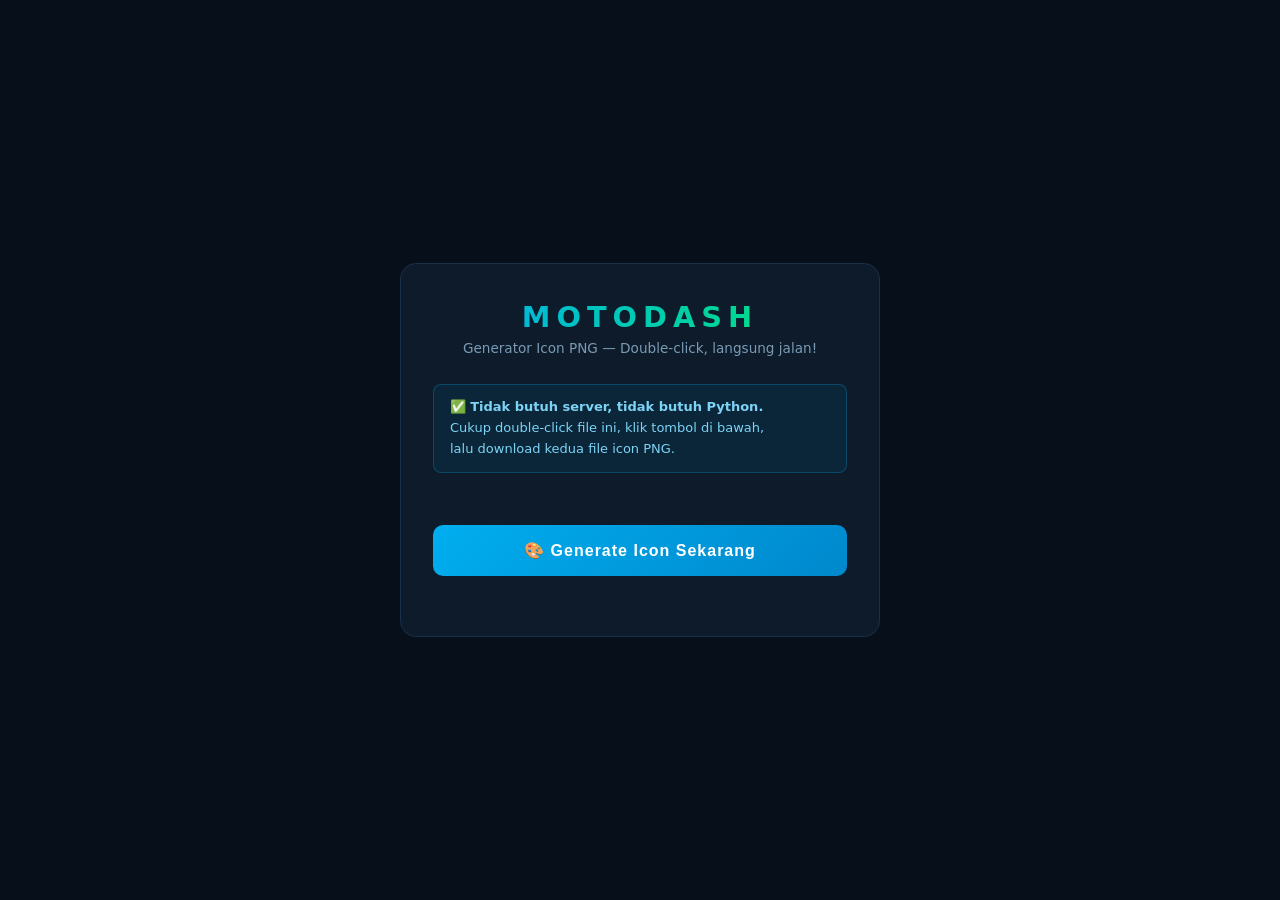
<file: generate-icons.html>
<!DOCTYPE html>
<html lang="id">
<head>
<meta charset="UTF-8">
<meta name="viewport" content="width=device-width,initial-scale=1.0">
<title>MotoDash — Generate Icon</title>
<style>
* { margin:0; padding:0; box-sizing:border-box; }
body {
  font-family: 'Segoe UI', system-ui, sans-serif;
  background: #07101A;
  color: #E8F4FD;
  min-height: 100vh;
  display: flex;
  align-items: center;
  justify-content: center;
  padding: 20px;
}
.box {
  background: #0D1B2A;
  border: 1px solid #1A3048;
  border-radius: 16px;
  padding: 36px 32px;
  max-width: 480px;
  width: 100%;
  text-align: center;
}
.logo {
  font-size: 1.8rem;
  font-weight: 900;
  letter-spacing: 6px;
  background: linear-gradient(90deg, #00AEEF, #00E676);
  -webkit-background-clip: text;
  -webkit-text-fill-color: transparent;
  background-clip: text;
  display: block;
  margin-bottom: 6px;
}
.subtitle {
  color: #7A9BB5;
  font-size: .85rem;
  margin-bottom: 28px;
}
.info-box {
  background: rgba(0,174,239,.08);
  border: 1px solid rgba(0,174,239,.25);
  border-radius: 8px;
  padding: 12px 16px;
  margin-bottom: 24px;
  font-size: 13px;
  color: #7dd3f5;
  text-align: left;
  line-height: 1.6;
}
.btn-generate {
  width: 100%;
  padding: 16px;
  background: linear-gradient(135deg, #00AEEF, #0088CC);
  border: none;
  border-radius: 10px;
  color: #fff;
  font-size: 1rem;
  font-weight: 700;
  letter-spacing: 1px;
  cursor: pointer;
  transition: all .2s;
  margin-bottom: 24px;
}
.btn-generate:hover { opacity: .88; transform: translateY(-1px); }
.btn-generate:active { transform: translateY(0); }
.btn-generate:disabled {
  background: #1A3048;
  color: #3A5068;
  cursor: not-allowed;
  transform: none;
}

/* Hidden canvases */
#cv192, #cv512 { display: none; }

/* Results */
.results { display: none; }
.results.show { display: block; }
.result-title {
  font-size: .75rem;
  letter-spacing: 3px;
  color: #3A5068;
  font-family: monospace;
  margin-bottom: 16px;
}
.icons-row {
  display: flex;
  gap: 20px;
  justify-content: center;
  margin-bottom: 20px;
}
.icon-item { text-align: center; }
.icon-item img {
  border-radius: 14px;
  display: block;
  margin: 0 auto 8px;
  border: 2px solid #1A3048;
}
.icon-item p {
  font-size: 11px;
  color: #3A5068;
  margin-bottom: 8px;
  font-family: monospace;
}
.btn-dl {
  display: inline-block;
  padding: 8px 18px;
  background: rgba(0,230,118,.12);
  border: 1px solid rgba(0,230,118,.35);
  border-radius: 6px;
  color: #00E676;
  font-size: 12px;
  font-weight: 700;
  cursor: pointer;
  text-decoration: none;
  transition: all .15s;
}
.btn-dl:hover { background: rgba(0,230,118,.22); }

.divider {
  border: none;
  border-top: 1px solid #1A3048;
  margin: 20px 0;
}
.next-steps {
  text-align: left;
  background: rgba(0,0,0,.2);
  border: 1px solid #1A3048;
  border-radius: 8px;
  padding: 14px 16px;
}
.next-steps h4 {
  font-size: .75rem;
  letter-spacing: 2px;
  color: #00AEEF;
  margin-bottom: 10px;
  font-family: monospace;
}
.next-steps ol {
  padding-left: 18px;
  color: #7A9BB5;
  font-size: 13px;
  line-height: 2;
}
.next-steps code {
  background: #1A3048;
  padding: 1px 6px;
  border-radius: 4px;
  font-size: 12px;
  color: #90CAF9;
}

.status {
  font-size: 13px;
  color: #7A9BB5;
  margin-bottom: 8px;
  min-height: 20px;
}
.status.ok { color: #00E676; }
.status.err { color: #FF5252; }
</style>
</head>
<body>

<div class="box">

  <span class="logo">MOTODASH</span>
  <p class="subtitle">Generator Icon PNG — Double-click, langsung jalan!</p>

  <div class="info-box">
    ✅ <strong>Tidak butuh server, tidak butuh Python.</strong><br>
    Cukup double-click file ini, klik tombol di bawah,<br>
    lalu download kedua file icon PNG.
  </div>

  <!-- Hidden canvases for rendering -->
  <canvas id="cv192" width="192" height="192"></canvas>
  <canvas id="cv512" width="512" height="512"></canvas>

  <div class="status" id="status"></div>

  <button class="btn-generate" id="btn" onclick="generate()">
    🎨 Generate Icon Sekarang
  </button>

  <!-- Results — shown after generate -->
  <div class="results" id="results">
    <div class="result-title">ICON SIAP DIDOWNLOAD</div>
    <div class="icons-row">
      <div class="icon-item">
        <img id="prev192" width="96" height="96" alt="192x192">
        <p>icon-192.png</p>
        <a id="dl192" class="btn-dl" download="icon-192.png">⬇ Download</a>
      </div>
      <div class="icon-item">
        <img id="prev512" width="96" height="96" alt="512x512">
        <p>icon-512.png</p>
        <a id="dl512" class="btn-dl" download="icon-512.png">⬇ Download</a>
      </div>
    </div>

    <hr class="divider">

    <div class="next-steps">
      <h4>LANGKAH BERIKUTNYA</h4>
      <ol>
        <li>Pindahkan kedua file ke folder:<br>
          <code>motodash\assets\icons\</code></li>
        <li>Pastikan folder berisi:<br>
          <code>icon.svg</code> + <code>icon-192.png</code> + <code>icon-512.png</code></li>
        <li>Lanjut push ke GitHub</li>
      </ol>
    </div>
  </div>

</div>

<script>
/* ════════════════════════════════════════════
   SVG ICON — embedded langsung, tidak perlu fetch
   Bekerja via file:// maupun http://
════════════════════════════════════════════ */
const SVG = `<svg xmlns="http://www.w3.org/2000/svg" viewBox="0 0 512 512">

  <!-- Background hitam rounded -->
  <rect width="512" height="512" rx="90" fill="#050505"/>

  <!-- Outer glow ring -->
  <circle cx="256" cy="242" r="192" fill="none"
          stroke="#00AEEF" stroke-width="3" opacity="0.12"/>

  <!-- Speedometer track arc (270° sweep) -->
  <circle cx="256" cy="242" r="166"
          fill="none" stroke="#0A1E30" stroke-width="26"
          stroke-dasharray="730 52"
          stroke-dashoffset="-26"
          stroke-linecap="round"/>

  <!-- Speedometer fill arc — ~65% filled -->
  <circle cx="256" cy="242" r="166"
          fill="none" stroke="#00AEEF" stroke-width="26"
          stroke-dasharray="475 307"
          stroke-dashoffset="-26"
          stroke-linecap="round"
          opacity="0.95"/>

  <!-- Inner accent ring -->
  <circle cx="256" cy="242" r="134"
          fill="none" stroke="#00AEEF"
          stroke-width="1.5" opacity="0.18"/>

  <!-- Tick marks -->
  <line x1="256" y1="82" x2="256" y2="100"
        stroke="#00AEEF" stroke-width="4"
        stroke-linecap="round" opacity="0.7"/>
  <line x1="90" y1="242" x2="108" y2="242"
        stroke="#00AEEF" stroke-width="4"
        stroke-linecap="round" opacity="0.5"/>
  <line x1="370" y1="118" x2="382" y2="106"
        stroke="#00AEEF" stroke-width="4"
        stroke-linecap="round" opacity="0.6"/>

  <!-- Needle -->
  <line x1="256" y1="242" x2="372" y2="122"
        stroke="#00AEEF" stroke-width="7"
        stroke-linecap="round"/>
  <line x1="256" y1="242" x2="210" y2="340"
        stroke="#1A3048" stroke-width="5"
        stroke-linecap="round"/>

  <!-- Center hub outer -->
  <circle cx="256" cy="242" r="22"
          fill="#00AEEF" opacity="0.9"/>
  <!-- Center hub inner -->
  <circle cx="256" cy="242" r="12"
          fill="#ffffff"/>

  <!-- Speed number -->
  <text x="256" y="226"
        text-anchor="middle"
        fill="#FFFFFF"
        font-size="68"
        font-weight="900"
        font-family="Arial Black, Arial, sans-serif"
        letter-spacing="-2">68</text>

  <!-- km/h label -->
  <text x="256" y="266"
        text-anchor="middle"
        fill="#00AEEF"
        font-size="22"
        font-weight="400"
        font-family="Arial, sans-serif"
        letter-spacing="6">km/h</text>

  <!-- Bottom separator line -->
  <rect x="128" y="432" width="256" height="3"
        rx="2" fill="#00AEEF" opacity="0.35"/>

  <!-- App name -->
  <text x="256" y="478"
        text-anchor="middle"
        fill="#FFFFFF"
        font-size="30"
        font-weight="900"
        font-family="Arial Black, Arial, sans-serif"
        letter-spacing="10"
        opacity="0.88">MOTODASH</text>

</svg>`;

/* ════════════════════════════════════════════
   GENERATE FUNCTION
════════════════════════════════════════════ */
function generate() {
  const btn    = document.getElementById('btn');
  const status = document.getElementById('status');
  const results = document.getElementById('results');

  btn.disabled     = true;
  btn.textContent  = '⏳ Generating…';
  status.textContent = 'Menyiapkan icon…';
  status.className   = 'status';

  try {
    /* Buat Blob URL dari SVG string — tidak butuh fetch */
    const blob = new Blob([SVG], { type: 'image/svg+xml;charset=utf-8' });
    const url  = URL.createObjectURL(blob);
    const img  = new Image();

    img.onload = () => {
      try {
        const sizes = [192, 512];
        const oks   = [];

        sizes.forEach(sz => {
          const cv  = document.getElementById(`cv${sz}`);
          const ctx = cv.getContext('2d');

          /* Clear canvas */
          ctx.clearRect(0, 0, sz, sz);

          /* Draw SVG ke canvas */
          ctx.drawImage(img, 0, 0, sz, sz);

          const pngUrl = cv.toDataURL('image/png');

          /* Preview image */
          const prev = document.getElementById(`prev${sz}`);
          prev.src   = pngUrl;

          /* Download link */
          const dl   = document.getElementById(`dl${sz}`);
          dl.href    = pngUrl;

          oks.push(sz);
        });

        URL.revokeObjectURL(url);

        if (oks.length === 2) {
          results.classList.add('show');
          status.textContent = '✅ Icon berhasil dibuat! Klik Download di bawah.';
          status.className   = 'status ok';
          btn.textContent    = '🔄 Generate Ulang';
          btn.disabled       = false;
        }

      } catch (err) {
        onError('Canvas error: ' + err.message);
      }
    };

    img.onerror = () => onError('Gagal load SVG. Coba browser Chrome atau Edge.');

    img.src = url;

  } catch (err) {
    onError('Error: ' + err.message);
  }
}

function onError(msg) {
  const btn    = document.getElementById('btn');
  const status = document.getElementById('status');
  status.textContent = '❌ ' + msg;
  status.className   = 'status err';
  btn.textContent    = '🎨 Coba Lagi';
  btn.disabled       = false;
}
</script>

</body>
</html>
</file>
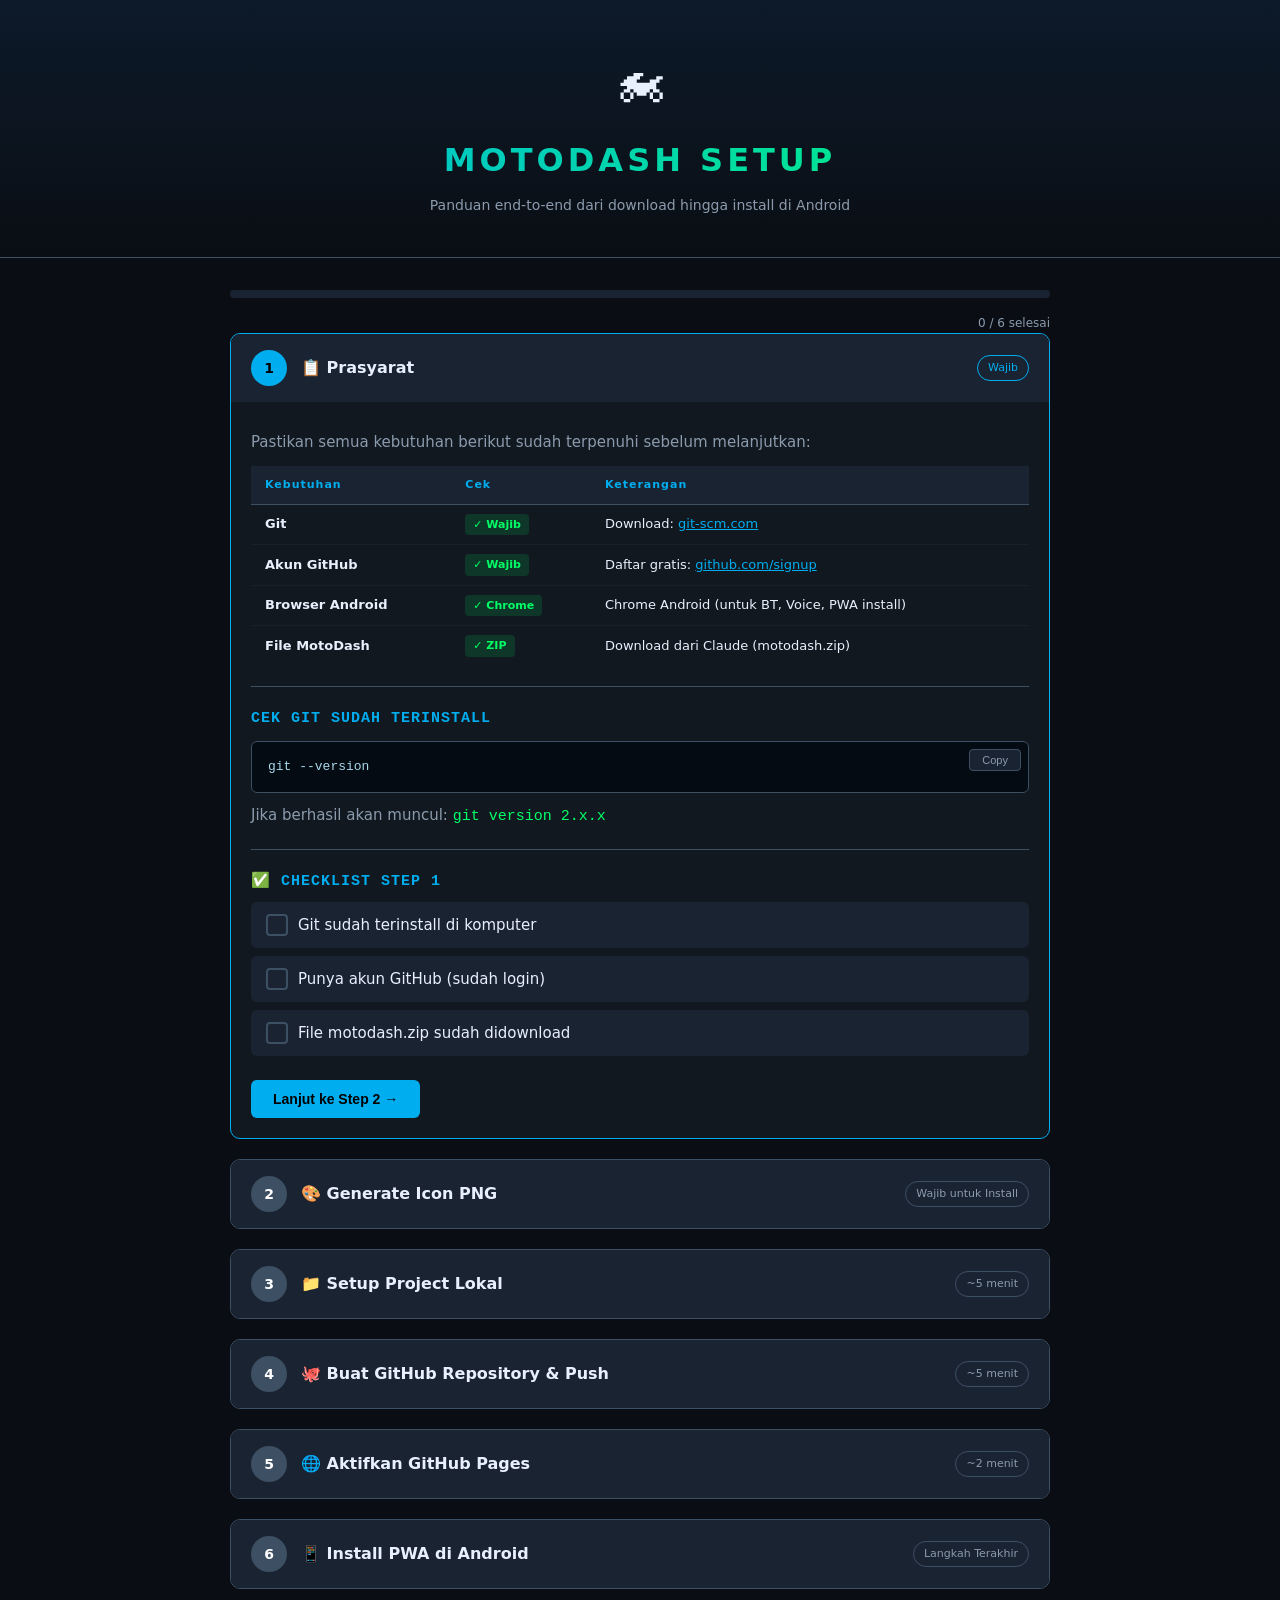
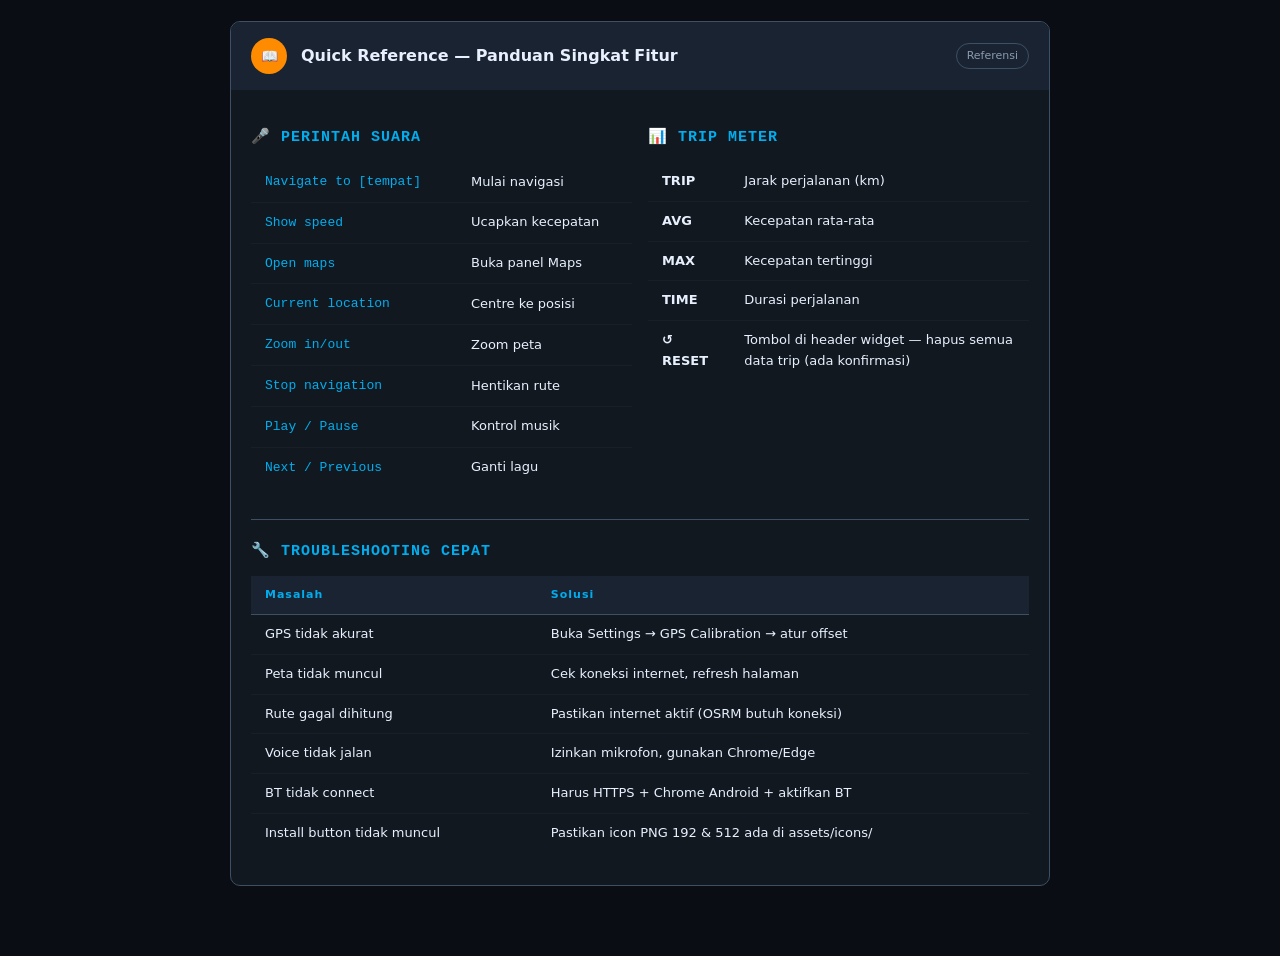
<file: setup.html>
<!DOCTYPE html>
<html lang="id">
<head>
<meta charset="UTF-8">
<meta name="viewport" content="width=device-width, initial-scale=1.0">
<title>MotoDash — Panduan Setup Lengkap</title>
<style>
/* ─── Base ─────────────────────────────────────── */
:root{
  --bg:#0A0E14; --bg2:#111820; --bg3:#1a2332;
  --cyan:#00AEEF; --green:#00FF66; --orange:#FF8C00;
  --red:#FF4444; --text:#E8F0FE; --dim:#8B9BAD; --muted:#3D4F63;
  --radius:10px; --r:6px;
}
*{margin:0;padding:0;box-sizing:border-box;}
html{scroll-behavior:smooth;}
body{
  font-family:'Segoe UI',system-ui,sans-serif;
  background:var(--bg); color:var(--text);
  line-height:1.6; font-size:15px;
}
a{color:var(--cyan);}

/* ─── Layout ───────────────────────────────────── */
.container{max-width:860px;margin:0 auto;padding:0 20px 60px;}
.grid2{display:grid;grid-template-columns:1fr 1fr;gap:16px;}
@media(max-width:600px){.grid2{grid-template-columns:1fr;}}

/* ─── Header ───────────────────────────────────── */
.hero{
  text-align:center; padding:40px 20px 32px;
  background:linear-gradient(180deg,#0d1a2a,var(--bg));
  border-bottom:1px solid var(--muted);
  margin-bottom:32px;
}
.hero-icon{font-size:52px;display:block;margin-bottom:12px;}
.hero h1{
  font-size:2rem;font-weight:900;letter-spacing:4px;
  background:linear-gradient(90deg,var(--cyan),var(--green));
  -webkit-background-clip:text;-webkit-text-fill-color:transparent;
  background-clip:text;
}
.hero p{color:var(--dim);margin-top:8px;font-size:14px;}

/* ─── Step Cards ───────────────────────────────── */
.step{
  background:var(--bg2); border:1px solid var(--muted);
  border-radius:var(--radius); margin-bottom:20px;
  overflow:hidden; transition:border-color .2s;
}
.step.done{border-color:var(--green);}
.step.active{border-color:var(--cyan); box-shadow:0 0 0 1px var(--cyan)22;}

.step-header{
  display:flex; align-items:center; gap:14px;
  padding:16px 20px; cursor:pointer;
  user-select:none; background:var(--bg3);
}
.step-num{
  width:36px;height:36px;border-radius:50%;
  background:var(--muted);color:#fff;
  display:flex;align-items:center;justify-content:center;
  font-weight:700;font-size:14px;flex-shrink:0;
  transition:background .2s;
}
.step.done  .step-num{background:var(--green);color:#000;}
.step.active .step-num{background:var(--cyan);color:#000;}

.step-title{font-size:16px;font-weight:700;flex:1;}
.step-badge{
  font-size:11px;padding:3px 10px;border-radius:20px;
  background:var(--muted)22;border:1px solid var(--muted);
  color:var(--dim);
}
.step.done .step-badge{background:var(--green)22;border-color:var(--green);color:var(--green);}
.step.active .step-badge{background:var(--cyan)22;border-color:var(--cyan);color:var(--cyan);}

.step-body{padding:20px; display:none;}
.step.active .step-body{display:block;}

/* ─── Code blocks ──────────────────────────────── */
.code-block{position:relative;margin:10px 0;}
.code-block pre{
  background:#050B12; border:1px solid var(--muted);
  border-radius:var(--r); padding:14px 16px;
  font-family:'Cascadia Code','Fira Code','Consolas',monospace;
  font-size:13px; color:#A8D8EA; overflow-x:auto;
  white-space:pre-wrap; word-break:break-all;
  line-height:1.7;
}
.code-block pre .cmd-var{color:var(--orange);}
.copy-btn{
  position:absolute; top:8px; right:8px;
  padding:4px 12px; background:var(--bg3);
  border:1px solid var(--muted); border-radius:4px;
  color:var(--dim); font-size:11px; cursor:pointer;
  transition:all .15s;
}
.copy-btn:hover{border-color:var(--cyan);color:var(--cyan);}
.copy-btn.copied{border-color:var(--green);color:var(--green);}

/* ─── Buttons ──────────────────────────────────── */
.btn{
  display:inline-flex;align-items:center;gap:8px;
  padding:11px 22px; border-radius:var(--r);
  font-size:14px;font-weight:700;cursor:pointer;
  transition:all .2s; border:none; text-decoration:none;
}
.btn-primary{background:var(--cyan);color:#000;}
.btn-primary:hover{opacity:.85;}
.btn-success{background:var(--green);color:#000;}
.btn-success:hover{opacity:.85;}
.btn-outline{
  background:transparent;border:1.5px solid var(--cyan);
  color:var(--cyan);
}
.btn-outline:hover{background:var(--cyan)18;}
.btn-sm{padding:7px 14px;font-size:12px;}

/* ─── Input fields ─────────────────────────────── */
.input-group{margin:12px 0;}
.input-group label{
  display:block;font-size:12px;color:var(--dim);
  letter-spacing:1px;margin-bottom:6px;font-weight:600;
}
.input-field{
  width:100%;padding:10px 14px;
  background:#050B12;border:1px solid var(--muted);
  border-radius:var(--r);color:var(--text);
  font-size:14px;outline:none;font-family:inherit;
  transition:border-color .2s;
}
.input-field:focus{border-color:var(--cyan);}
.input-field::placeholder{color:var(--muted);}

/* ─── Checklist ────────────────────────────────── */
.checklist{list-style:none;display:flex;flex-direction:column;gap:8px;}
.checklist li{
  display:flex;align-items:center;gap:10px;
  padding:10px 14px; background:var(--bg3);
  border-radius:var(--r); cursor:pointer;
  border:1px solid transparent; transition:all .15s;
}
.checklist li:hover{border-color:var(--muted);}
.checklist li.checked{
  background:#00FF6612;border-color:#00FF6644;
  text-decoration:line-through;color:var(--dim);
}
.check-box{
  width:22px;height:22px;border-radius:4px;
  border:2px solid var(--muted);flex-shrink:0;
  display:flex;align-items:center;justify-content:center;
  font-size:13px;transition:all .15s;
}
.checklist li.checked .check-box{
  background:var(--green);border-color:var(--green);color:#000;
}

/* ─── Icon Generator ───────────────────────────── */
#icon-canvas-192,#icon-canvas-512{display:none;}
.icon-preview{
  display:flex;gap:20px;align-items:center;
  flex-wrap:wrap;margin-top:16px;
}
.icon-preview-item{text-align:center;}
.icon-preview-item img{
  border-radius:14px;display:block;
  border:1px solid var(--muted);margin-bottom:6px;
}
.icon-preview-item p{font-size:11px;color:var(--dim);}
.icon-dl{
  display:inline-block;padding:5px 14px;margin-top:4px;
  background:var(--green)22;border:1px solid var(--green);
  border-radius:4px;color:var(--green);
  font-size:11px;text-decoration:none;cursor:pointer;
}

/* ─── Status banner ────────────────────────────── */
.banner{
  padding:12px 16px;border-radius:var(--r);
  margin:12px 0;font-size:13px;
  display:flex;align-items:flex-start;gap:10px;
}
.banner-info {background:#00AEEF18;border:1px solid #00AEEF44;color:#7dd3f5;}
.banner-warn {background:#FF8C0018;border:1px solid #FF8C0044;color:#ffc57d;}
.banner-ok   {background:#00FF6618;border:1px solid #00FF6644;color:#6effa8;}

/* ─── Table ────────────────────────────────────── */
table{width:100%;border-collapse:collapse;margin:12px 0;font-size:13px;}
th{
  background:var(--bg3);padding:10px 14px;
  text-align:left;color:var(--cyan);
  font-size:11px;letter-spacing:1px;
  border-bottom:1px solid var(--muted);
}
td{padding:9px 14px;border-bottom:1px solid #ffffff08;}
tr:last-child td{border:none;}
.tag{
  display:inline-block;padding:2px 8px;border-radius:4px;
  font-size:11px;font-weight:600;
}
.tag-ok {background:#00FF6622;color:var(--green);}
.tag-warn{background:#FF8C0022;color:var(--orange);}
.tag-no {background:#FF444422;color:var(--red);}

/* ─── QR Code ──────────────────────────────────── */
#qr-container{
  text-align:center;padding:20px;
  background:var(--bg3);border-radius:var(--radius);
  border:1px solid var(--muted);
}
#qr-img{max-width:200px;border-radius:8px;display:none;margin:0 auto 10px;}

/* ─── Progress bar ─────────────────────────────── */
.progress-wrap{
  background:var(--bg3);border-radius:4px;height:8px;
  margin:16px 0;overflow:hidden;
}
.progress-fill{
  height:100%;background:linear-gradient(90deg,var(--cyan),var(--green));
  border-radius:4px;transition:width .5s;
}
.progress-label{font-size:12px;color:var(--dim);text-align:right;margin-top:4px;}

/* ─── Misc ─────────────────────────────────────── */
h3{font-size:15px;color:var(--cyan);letter-spacing:1px;margin:16px 0 8px;
   font-family:monospace;text-transform:uppercase;}
p{margin:8px 0;color:var(--dim);}
strong{color:var(--text);}
hr{border:none;border-top:1px solid var(--muted);margin:20px 0;}
.row{display:flex;gap:10px;flex-wrap:wrap;align-items:center;margin:10px 0;}
.pill{
  padding:4px 12px;border-radius:20px;font-size:12px;
  background:var(--muted)22;border:1px solid var(--muted);color:var(--dim);
}
.note{font-size:12px;color:var(--muted);margin-top:6px;}
</style>
</head>
<body>

<!-- ── HERO ─────────────────────────────────────── -->
<div class="hero">
  <span class="hero-icon">🏍</span>
  <h1>MOTODASH SETUP</h1>
  <p>Panduan end-to-end dari download hingga install di Android</p>
</div>

<div class="container">

<!-- ── PROGRESS ────────────────────────────────── -->
<div>
  <div class="progress-wrap">
    <div class="progress-fill" id="progress-bar" style="width:0%"></div>
  </div>
  <div class="progress-label" id="progress-label">0 / 6 selesai</div>
</div>

<!-- ═══════════════════════════════════════════════
     STEP 1 — PRASYARAT
     ═══════════════════════════════════════════════ -->
<div class="step active" id="step1">
  <div class="step-header" onclick="toggleStep('step1')">
    <div class="step-num">1</div>
    <div class="step-title">📋 Prasyarat</div>
    <div class="step-badge">Wajib</div>
  </div>
  <div class="step-body">
    <p>Pastikan semua kebutuhan berikut sudah terpenuhi sebelum melanjutkan:</p>
    <table>
      <thead><tr><th>Kebutuhan</th><th>Cek</th><th>Keterangan</th></tr></thead>
      <tbody>
        <tr><td><strong>Git</strong></td>
            <td><span class="tag tag-ok">✓ Wajib</span></td>
            <td>Download: <a href="https://git-scm.com" target="_blank">git-scm.com</a></td></tr>
        <tr><td><strong>Akun GitHub</strong></td>
            <td><span class="tag tag-ok">✓ Wajib</span></td>
            <td>Daftar gratis: <a href="https://github.com/signup" target="_blank">github.com/signup</a></td></tr>
        <tr><td><strong>Browser Android</strong></td>
            <td><span class="tag tag-ok">✓ Chrome</span></td>
            <td>Chrome Android (untuk BT, Voice, PWA install)</td></tr>
        <tr><td><strong>File MotoDash</strong></td>
            <td><span class="tag tag-ok">✓ ZIP</span></td>
            <td>Download dari Claude (motodash.zip)</td></tr>
      </tbody>
    </table>
    <hr>
    <h3>Cek Git Sudah Terinstall</h3>
    <div class="code-block">
      <pre>git --version</pre>
      <button class="copy-btn" onclick="copyCode(this,'git --version')">Copy</button>
    </div>
    <p>Jika berhasil akan muncul: <code style="color:var(--green)">git version 2.x.x</code></p>

    <hr>
    <h3>✅ Checklist Step 1</h3>
    <ul class="checklist" id="check1">
      <li onclick="toggleCheck(this)"><div class="check-box"></div>Git sudah terinstall di komputer</li>
      <li onclick="toggleCheck(this)"><div class="check-box"></div>Punya akun GitHub (sudah login)</li>
      <li onclick="toggleCheck(this)"><div class="check-box"></div>File motodash.zip sudah didownload</li>
    </ul>
    <br>
    <button class="btn btn-primary" onclick="markStepDone('step1',1)">Lanjut ke Step 2 →</button>
  </div>
</div>


<!-- ═══════════════════════════════════════════════
     STEP 2 — GENERATE ICONS
     ═══════════════════════════════════════════════ -->
<div class="step" id="step2">
  <div class="step-header" onclick="toggleStep('step2')">
    <div class="step-num">2</div>
    <div class="step-title">🎨 Generate Icon PNG</div>
    <div class="step-badge">Wajib untuk Install</div>
  </div>
  <div class="step-body">
    <div class="banner banner-warn">
      ⚠️ <strong>Penting:</strong> PWA wajib memiliki file <code>icon-192.png</code> dan
      <code>icon-512.png</code> agar bisa di-install di Android.
    </div>
    <p>Klik tombol di bawah untuk generate icon otomatis dari file SVG:</p>

    <!-- Hidden canvases for rendering -->
    <canvas id="icon-canvas-192" width="192" height="192"></canvas>
    <canvas id="icon-canvas-512" width="512" height="512"></canvas>

    <br>
    <button class="btn btn-primary" onclick="generateIcons()" id="gen-btn">
      🎨 Generate Icons Sekarang
    </button>

    <div id="icon-output" class="icon-preview" style="display:none"></div>

    <hr>
    <h3>Setelah Download:</h3>
    <ol style="padding-left:20px;color:var(--dim);line-height:2">
      <li>Download kedua file PNG dari tombol di atas</li>
      <li>Buka folder <code>motodash/assets/icons/</code></li>
      <li>Taruh <code>icon-192.png</code> dan <code>icon-512.png</code> di sana</li>
      <li>Lanjut ke Step 3</li>
    </ol>
    <br>
    <button class="btn btn-primary" onclick="markStepDone('step2',2)">Lanjut ke Step 3 →</button>
  </div>
</div>


<!-- ═══════════════════════════════════════════════
     STEP 3 — EXTRACT DAN SETUP LOCAL
     ═══════════════════════════════════════════════ -->
<div class="step" id="step3">
  <div class="step-header" onclick="toggleStep('step3')">
    <div class="step-num">3</div>
    <div class="step-title">📁 Setup Project Lokal</div>
    <div class="step-badge">~5 menit</div>
  </div>
  <div class="step-body">

    <h3>Langkah-Langkah:</h3>

    <p><strong>① Extract file ZIP</strong></p>
    <p>Extract <code>motodash.zip</code> ke folder pilihan Anda. Hasilnya:</p>
    <div class="code-block">
      <pre>motodash/
├── index.html
├── manifest.json
├── sw.js
├── css/style.css
├── js/(8 file JS)
├── assets/icons/
│   ├── icon.svg
│   ├── icon-192.png  ← dari Step 2
│   └── icon-512.png  ← dari Step 2
├── .github/workflows/deploy.yml
├── .nojekyll
└── README.md</pre>
    </div>

    <hr>
    <p><strong>② Tes di lokal dulu (opsional tapi disarankan)</strong></p>
    <div class="code-block">
      <pre>cd motodash
python3 -m http.server 8080</pre>
      <button class="copy-btn" onclick="copyCode(this,'cd motodash\npython3 -m http.server 8080')">Copy</button>
    </div>
    <p>Buka browser: <a href="http://localhost:8080" target="_blank">http://localhost:8080</a></p>
    <div class="banner banner-info">
      💡 Harus pakai local server (bukan buka file HTML langsung) agar GPS & PWA features bekerja.
    </div>

    <hr>
    <p><strong>③ Init Git di folder project</strong></p>
    <div class="code-block">
      <pre>cd motodash
git init
git add .
git commit -m "feat: MotoDash v1.0.0 initial commit"</pre>
      <button class="copy-btn" onclick="copyCode(this,'cd motodash\ngit init\ngit add .\ngit commit -m \"feat: MotoDash v1.0.0 initial commit\"')">Copy</button>
    </div>

    <ul class="checklist">
      <li onclick="toggleCheck(this)"><div class="check-box"></div>File ZIP sudah di-extract</li>
      <li onclick="toggleCheck(this)"><div class="check-box"></div>Icon PNG sudah ditaruh di assets/icons/</li>
      <li onclick="toggleCheck(this)"><div class="check-box"></div>Git init sudah dijalankan</li>
    </ul>
    <br>
    <button class="btn btn-primary" onclick="markStepDone('step3',3)">Lanjut ke Step 4 →</button>
  </div>
</div>


<!-- ═══════════════════════════════════════════════
     STEP 4 — BUAT GITHUB REPO & PUSH
     ═══════════════════════════════════════════════ -->
<div class="step" id="step4">
  <div class="step-header" onclick="toggleStep('step4')">
    <div class="step-num">4</div>
    <div class="step-title">🐙 Buat GitHub Repository &amp; Push</div>
    <div class="step-badge">~5 menit</div>
  </div>
  <div class="step-body">

    <!-- Username input to customize commands -->
    <div class="input-group">
      <label>MASUKKAN GITHUB USERNAME ANDA:</label>
      <input type="text" class="input-field" id="gh-username"
             placeholder="contoh: johndoe" oninput="updateCommands()">
    </div>

    <hr>
    <h3>① Buat Repository Baru di GitHub</h3>
    <p>Klik link berikut untuk buat repo baru:</p>
    <a class="btn btn-outline" id="new-repo-link"
       href="https://github.com/new" target="_blank">
      🐙 Buat Repo Baru di GitHub
    </a>
    <div class="banner banner-info" style="margin-top:12px">
      📝 <strong>Pengaturan yang WAJIB:</strong><br>
      • Repository name: <code id="repo-name-display">motodash</code><br>
      • Visibility: <strong>Public</strong> (GitHub Pages gratis hanya untuk public)<br>
      • ❌ JANGAN centang "Add README" atau "Add .gitignore"
    </div>

    <hr>
    <h3>② Push Code ke GitHub</h3>
    <p>Copy dan jalankan perintah ini di terminal (ganti username jika belum diisi di atas):</p>

    <div class="code-block">
      <pre id="cmd-remote">git remote add origin https://github.com/<span class="cmd-var">USERNAME</span>/motodash.git
git branch -M main
git push -u origin main</pre>
      <button class="copy-btn" onclick="copyEl(this,'cmd-remote')">Copy</button>
    </div>

    <div class="banner banner-warn">
      🔐 GitHub mungkin meminta login. Gunakan <strong>Personal Access Token</strong> sebagai password.
      Buat di: <a href="https://github.com/settings/tokens" target="_blank">Settings → Developer settings → Tokens</a>
    </div>

    <hr>
    <h3>③ Verifikasi Push Berhasil</h3>
    <p>Buka repository Anda di browser:</p>
    <a class="btn btn-outline btn-sm" id="repo-check-link"
       href="https://github.com" target="_blank">
      🔍 Buka Repository
    </a>
    <p>Jika semua file terlihat → Push berhasil! ✅</p>

    <ul class="checklist">
      <li onclick="toggleCheck(this)"><div class="check-box"></div>Repo baru sudah dibuat di GitHub</li>
      <li onclick="toggleCheck(this)"><div class="check-box"></div>git push berhasil tanpa error</li>
      <li onclick="toggleCheck(this)"><div class="check-box"></div>File terlihat di GitHub repository</li>
    </ul>
    <br>
    <button class="btn btn-primary" onclick="markStepDone('step4',4)">Lanjut ke Step 5 →</button>
  </div>
</div>


<!-- ═══════════════════════════════════════════════
     STEP 5 — AKTIFKAN GITHUB PAGES
     ═══════════════════════════════════════════════ -->
<div class="step" id="step5">
  <div class="step-header" onclick="toggleStep('step5')">
    <div class="step-num">5</div>
    <div class="step-title">🌐 Aktifkan GitHub Pages</div>
    <div class="step-badge">~2 menit</div>
  </div>
  <div class="step-body">

    <h3>Metode A — GitHub Actions (Otomatis, Disarankan)</h3>
    <p>Repository sudah berisi file <code>.github/workflows/deploy.yml</code>.
       Aktifkan dengan langkah berikut:</p>

    <ol style="padding-left:20px;color:var(--dim);line-height:2.2;">
      <li>Buka repository → tab <strong>Settings</strong></li>
      <li>Sidebar kiri → klik <strong>Pages</strong></li>
      <li>Di bagian <em>"Build and deployment"</em> → Source: pilih
          <strong>"GitHub Actions"</strong></li>
      <li>Klik <strong>Save</strong></li>
      <li>Kembali ke tab <strong>Actions</strong> → tunggu workflow selesai (✅ hijau)</li>
      <li>URL live akan muncul di tab Pages</li>
    </ol>

    <div class="banner banner-ok">
      ✅ Setelah ini, setiap kali Anda push ke <strong>main</strong>, app akan ter-deploy otomatis!
    </div>

    <hr>
    <h3>URL Aplikasi Anda:</h3>
    <div class="code-block">
      <pre id="app-url">https://<span class="cmd-var">USERNAME</span>.github.io/motodash/</pre>
      <button class="copy-btn" onclick="copyEl(this,'app-url')">Copy</button>
    </div>
    <a class="btn btn-success" id="open-app-btn"
       href="https://github.com" target="_blank">
      🚀 Buka Aplikasi
    </a>

    <hr>
    <h3>Generate QR Code untuk Akses Cepat dari HP</h3>
    <div class="input-group">
      <label>MASUKKAN URL APLIKASI ANDA:</label>
      <input type="text" class="input-field" id="qr-url-input"
             placeholder="https://USERNAME.github.io/motodash/">
    </div>
    <button class="btn btn-outline btn-sm" onclick="generateQR()">📱 Generate QR Code</button>
    <div id="qr-container" style="display:none;margin-top:16px">
      <img id="qr-img" alt="QR Code">
      <p style="color:var(--dim);font-size:13px;">Scan dengan kamera HP untuk buka aplikasi</p>
    </div>

    <ul class="checklist">
      <li onclick="toggleCheck(this)"><div class="check-box"></div>GitHub Pages sudah diaktifkan</li>
      <li onclick="toggleCheck(this)"><div class="check-box"></div>GitHub Actions workflow berhasil (✅)</li>
      <li onclick="toggleCheck(this)"><div class="check-box"></div>URL aplikasi bisa diakses di browser</li>
    </ul>
    <br>
    <button class="btn btn-primary" onclick="markStepDone('step5',5)">Lanjut ke Step 6 →</button>
  </div>
</div>


<!-- ═══════════════════════════════════════════════
     STEP 6 — INSTALL PWA DI ANDROID
     ═══════════════════════════════════════════════ -->
<div class="step" id="step6">
  <div class="step-header" onclick="toggleStep('step6')">
    <div class="step-num">6</div>
    <div class="step-title">📱 Install PWA di Android</div>
    <div class="step-badge">Langkah Terakhir</div>
  </div>
  <div class="step-body">

    <div class="banner banner-info">
      📱 Gunakan <strong>Chrome Android</strong> untuk hasil terbaik.
      Buka URL dari Step 5 di Chrome Android.
    </div>

    <h3>Cara Install (Chrome Android)</h3>
    <ol style="padding-left:20px;color:var(--dim);line-height:2.5;font-size:14px;">
      <li>Buka <strong>Chrome Android</strong> → navigasi ke URL aplikasi</li>
      <li>Tunggu sampai aplikasi <strong>loading penuh</strong> (peta muncul)</li>
      <li>Tap ikon <strong>⋮ (3 titik)</strong> di pojok kanan atas Chrome</li>
      <li>Tap <strong>"Add to Home screen"</strong> atau <strong>"Install app"</strong></li>
      <li>Konfirmasi nama <code>MotoDash</code> → tap <strong>Add</strong></li>
      <li>Icon MotoDash muncul di home screen 🎉</li>
    </ol>

    <div class="banner banner-ok">
      ✅ Setelah install, aplikasi akan berjalan <strong>fullscreen landscape</strong>
      tanpa browser bar — persis seperti native app!
    </div>

    <hr>
    <h3>Aktifkan Izin yang Diperlukan</h3>
    <table>
      <thead><tr><th>Fitur</th><th>Izin yang Dibutuhkan</th><th>Cara Aktifkan</th></tr></thead>
      <tbody>
        <tr>
          <td>🛰 GPS Speedometer</td>
          <td><span class="tag tag-ok">Lokasi</span></td>
          <td>Tap Allow saat popup muncul</td>
        </tr>
        <tr>
          <td>🎤 Voice Assistant</td>
          <td><span class="tag tag-ok">Mikrofon</span></td>
          <td>Tap Allow saat tap mic pertama kali</td>
        </tr>
        <tr>
          <td>📡 Bluetooth</td>
          <td><span class="tag tag-ok">Bluetooth</span></td>
          <td>Tap Allow saat scan device</td>
        </tr>
        <tr>
          <td>🗺 Maps Offline</td>
          <td><span class="tag tag-ok">Storage</span></td>
          <td>Otomatis oleh Service Worker</td>
        </tr>
        <tr>
          <td>💡 Screen On</td>
          <td><span class="tag tag-ok">Wake Lock</span></td>
          <td>Otomatis saat app dibuka</td>
        </tr>
      </tbody>
    </table>

    <hr>
    <h3>Tips Penggunaan di Motor</h3>
    <ul style="padding-left:20px;color:var(--dim);line-height:2.2;">
      <li>Mount HP di <strong>handlebar mount</strong> landscape mode</li>
      <li>Aktifkan <strong>Brightness 100%</strong> di Settings panel</li>
      <li>Aktifkan <strong>GPS High Accuracy</strong> sebelum berangkat</li>
      <li>Pasang headset via <strong>Bluetooth panel</strong> untuk navigasi suara</li>
      <li>Set destination via <strong>Search bar</strong> atau perintah suara</li>
    </ul>

    <ul class="checklist">
      <li onclick="toggleCheck(this)"><div class="check-box"></div>Aplikasi berhasil diinstall di home screen</li>
      <li onclick="toggleCheck(this)"><div class="check-box"></div>GPS speedometer menampilkan kecepatan</li>
      <li onclick="toggleCheck(this)"><div class="check-box"></div>Peta maps terbuka dan bisa di-zoom</li>
      <li onclick="toggleCheck(this)"><div class="check-box"></div>Navigasi ke suatu tempat berhasil</li>
    </ul>
    <br>
    <button class="btn btn-success" onclick="markStepDone('step6',6)">
      🎉 Setup Selesai! Siap Digunakan
    </button>
  </div>
</div>


<!-- ═══════════════════════════════════════════════
     QUICK REFERENCE
     ═══════════════════════════════════════════════ -->
<div style="margin-top:32px">
  <div class="step">
    <div class="step-header" onclick="toggleStep('ref')">
      <div class="step-num" style="background:var(--orange);color:#000">📖</div>
      <div class="step-title">Quick Reference — Panduan Singkat Fitur</div>
      <div class="step-badge">Referensi</div>
    </div>
    <div class="step-body" id="ref-body" style="display:block">

      <div class="grid2">

        <!-- Voice Commands -->
        <div>
          <h3>🎤 Perintah Suara</h3>
          <table>
            <tr><td><code style="color:var(--cyan)">Navigate to [tempat]</code></td><td>Mulai navigasi</td></tr>
            <tr><td><code style="color:var(--cyan)">Show speed</code></td><td>Ucapkan kecepatan</td></tr>
            <tr><td><code style="color:var(--cyan)">Open maps</code></td><td>Buka panel Maps</td></tr>
            <tr><td><code style="color:var(--cyan)">Current location</code></td><td>Centre ke posisi</td></tr>
            <tr><td><code style="color:var(--cyan)">Zoom in/out</code></td><td>Zoom peta</td></tr>
            <tr><td><code style="color:var(--cyan)">Stop navigation</code></td><td>Hentikan rute</td></tr>
            <tr><td><code style="color:var(--cyan)">Play / Pause</code></td><td>Kontrol musik</td></tr>
            <tr><td><code style="color:var(--cyan)">Next / Previous</code></td><td>Ganti lagu</td></tr>
          </table>
        </div>

        <!-- Trip Meter -->
        <div>
          <h3>📊 Trip Meter</h3>
          <table>
            <tr><td><strong>TRIP</strong></td><td>Jarak perjalanan (km)</td></tr>
            <tr><td><strong>AVG</strong></td><td>Kecepatan rata-rata</td></tr>
            <tr><td><strong>MAX</strong></td><td>Kecepatan tertinggi</td></tr>
            <tr><td><strong>TIME</strong></td><td>Durasi perjalanan</td></tr>
            <tr><td><strong>↺ RESET</strong></td><td>Tombol di header widget — hapus semua data trip (ada konfirmasi)</td></tr>
          </table>
        </div>

      </div><!-- /grid2 -->

      <hr>
      <h3>🔧 Troubleshooting Cepat</h3>
      <table>
        <thead><tr><th>Masalah</th><th>Solusi</th></tr></thead>
        <tbody>
          <tr><td>GPS tidak akurat</td>
              <td>Buka Settings → GPS Calibration → atur offset</td></tr>
          <tr><td>Peta tidak muncul</td>
              <td>Cek koneksi internet, refresh halaman</td></tr>
          <tr><td>Rute gagal dihitung</td>
              <td>Pastikan internet aktif (OSRM butuh koneksi)</td></tr>
          <tr><td>Voice tidak jalan</td>
              <td>Izinkan mikrofon, gunakan Chrome/Edge</td></tr>
          <tr><td>BT tidak connect</td>
              <td>Harus HTTPS + Chrome Android + aktifkan BT</td></tr>
          <tr><td>Install button tidak muncul</td>
              <td>Pastikan icon PNG 192 &amp; 512 ada di assets/icons/</td></tr>
        </tbody>
      </table>

    </div>
  </div>
</div>

</div><!-- /container -->

<!-- ─────────────────────────────────────────────────
     JAVASCRIPT
     ───────────────────────────────────────────────── -->
<script>
// ── State ──────────────────────────────────────────────
const stepsCompleted = new Set();
const totalSteps = 6;

// ── Toggle Step Body ───────────────────────────────────
function toggleStep(id) {
  const el   = document.getElementById(id);
  const body = el.querySelector('.step-body');
  if (!body) return;
  const visible = body.style.display !== 'none' && body.style.display !== '';
  if (id === 'ref') {
    body.style.display = visible ? 'none' : 'block';
    return;
  }
  // For regular steps, only allow expand if not closed (handled by markStepDone)
  body.style.display = visible ? 'none' : 'block';
}

// ── Mark Step Done ─────────────────────────────────────
function markStepDone(id, num) {
  const el = document.getElementById(id);
  el.classList.add('done');
  el.classList.remove('active');
  el.querySelector('.step-body').style.display = 'none';
  el.querySelector('.step-badge').textContent = '✓ Selesai';

  stepsCompleted.add(num);
  updateProgress();

  // Open next step
  const nextId = 'step' + (num + 1);
  const next   = document.getElementById(nextId);
  if (next) {
    next.classList.add('active');
    next.querySelector('.step-body').style.display = 'block';
    next.scrollIntoView({ behavior: 'smooth', block: 'start' });
  } else {
    // All done!
    document.querySelector('.container').insertAdjacentHTML('beforeend',
      '<div style="text-align:center;padding:40px;background:linear-gradient(135deg,#0d1f0d,#0a0e14);border-radius:12px;margin-top:20px;border:1px solid var(--green)">' +
      '<div style="font-size:52px">🎉</div>' +
      '<h2 style="color:var(--green);font-size:1.8rem;letter-spacing:3px;margin:12px 0">SETUP SELESAI!</h2>' +
      '<p style="color:var(--dim)">MotoDash siap digunakan. Selamat berkendara!</p></div>'
    );
  }
}

// ── Progress ───────────────────────────────────────────
function updateProgress() {
  const pct = Math.round((stepsCompleted.size / totalSteps) * 100);
  document.getElementById('progress-bar').style.width = pct + '%';
  document.getElementById('progress-label').textContent =
    stepsCompleted.size + ' / ' + totalSteps + ' selesai (' + pct + '%)';
}

// ── Checklist ──────────────────────────────────────────
function toggleCheck(el) {
  el.classList.toggle('checked');
  const box = el.querySelector('.check-box');
  box.textContent = el.classList.contains('checked') ? '✓' : '';
}

// ── Copy Code ──────────────────────────────────────────
function copyCode(btn, text) {
  navigator.clipboard.writeText(text).then(() => {
    btn.textContent = '✓ Copied!';
    btn.classList.add('copied');
    setTimeout(() => { btn.textContent = 'Copy'; btn.classList.remove('copied'); }, 2000);
  });
}

function copyEl(btn, elId) {
  const el   = document.getElementById(elId);
  const text = el.innerText || el.textContent;
  navigator.clipboard.writeText(text).then(() => {
    btn.textContent = '✓ Copied!';
    btn.classList.add('copied');
    setTimeout(() => { btn.textContent = 'Copy'; btn.classList.remove('copied'); }, 2000);
  });
}

// ── Update Commands with Username ─────────────────────
function updateCommands() {
  const user = document.getElementById('gh-username').value.trim() || 'USERNAME';
  const repo = 'motodash';

  // Update remote command
  document.getElementById('cmd-remote').innerHTML =
    `git remote add origin https://github.com/<span class="cmd-var">${user}</span>/${repo}.git\n` +
    `git branch -M main\n` +
    `git push -u origin main`;

  // Update app URL
  document.getElementById('app-url').innerHTML =
    `https://<span class="cmd-var">${user}</span>.github.io/${repo}/`;

  // Update links
  const repoUrl = `https://github.com/${user}/${repo}`;
  const appUrl  = `https://${user}.github.io/${repo}/`;

  document.getElementById('new-repo-link').href =
    `https://github.com/new?name=${repo}&visibility=public`;
  document.getElementById('repo-check-link').href = repoUrl;
  document.getElementById('open-app-btn').href = appUrl;

  // Pre-fill QR input
  document.getElementById('qr-url-input').value = appUrl;

  // Update repo name display
  document.getElementById('repo-name-display').textContent = repo;
}

// ── QR Code Generator ──────────────────────────────────
function generateQR() {
  const url = document.getElementById('qr-url-input').value.trim();
  if (!url) { alert('Masukkan URL terlebih dahulu'); return; }

  // Use QR Server API (free, no key)
  const qrUrl = `https://api.qrserver.com/v1/create-qr-code/?size=200x200&data=${encodeURIComponent(url)}&bgcolor=111820&color=00AEEF`;

  const img = document.getElementById('qr-img');
  img.src   = qrUrl;
  img.style.display = 'block';
  document.getElementById('qr-container').style.display = 'block';
}

// ── Icon Generator ─────────────────────────────────────
async function generateIcons() {
  const btn = document.getElementById('gen-btn');
  btn.textContent = '⏳ Generating…';
  btn.disabled    = true;

  // SVG content for the icon (embedded, no fetch needed)
  const svgContent = `<svg xmlns="http://www.w3.org/2000/svg" viewBox="0 0 512 512">
  <rect width="512" height="512" rx="96" fill="#050505"/>
  <circle cx="256" cy="240" r="185" fill="none" stroke="#00AEEF" stroke-width="4" opacity="0.15"/>
  <circle cx="256" cy="240" r="160" fill="none" stroke="#0a2030" stroke-width="24"
          stroke-dasharray="703 44" stroke-dashoffset="-22" stroke-linecap="round"/>
  <circle cx="256" cy="240" r="160" fill="none" stroke="#00AEEF" stroke-width="24"
          stroke-dasharray="500 247" stroke-dashoffset="-22" stroke-linecap="round"/>
  <circle cx="256" cy="240" r="130" fill="none" stroke="#00AEEF" stroke-width="1.5" opacity="0.2"/>
  <circle cx="256" cy="240" r="18" fill="#00AEEF" opacity="0.9"/>
  <circle cx="256" cy="240" r="10" fill="#ffffff"/>
  <line x1="256" y1="240" x2="370" y2="130" stroke="#00AEEF" stroke-width="6" stroke-linecap="round"/>
  <line x1="256" y1="85"  x2="256" y2="100" stroke="#00AEEF" stroke-width="3" stroke-linecap="round"/>
  <line x1="370" y1="130" x2="381" y2="119" stroke="#00AEEF" stroke-width="3" stroke-linecap="round"/>
  <line x1="411" y1="240" x2="426" y2="240" stroke="#00AEEF" stroke-width="3" stroke-linecap="round"/>
  <text x="256" y="230" text-anchor="middle" fill="white" font-size="52" font-weight="900"
        font-family="Arial Black,sans-serif" letter-spacing="-2">MD</text>
  <text x="256" y="268" text-anchor="middle" fill="#00AEEF" font-size="18"
        font-family="Arial,sans-serif" letter-spacing="5">km/h</text>
  <rect x="100" y="430" width="312" height="3" rx="2" fill="#00AEEF" opacity="0.4"/>
  <text x="256" y="472" text-anchor="middle" fill="white" font-size="28" font-weight="900"
        font-family="Arial Black,sans-serif" letter-spacing="8" opacity="0.85">MOTODASH</text>
</svg>`;

  const blob = new Blob([svgContent], { type: 'image/svg+xml' });
  const url  = URL.createObjectURL(blob);
  const img  = new Image();

  img.onload = () => {
    const output = document.getElementById('icon-output');
    output.innerHTML = '';
    output.style.display = 'flex';

    [192, 512].forEach(sz => {
      const canvas = document.createElement('canvas');
      canvas.width = canvas.height = sz;
      const ctx = canvas.getContext('2d');
      ctx.drawImage(img, 0, 0, sz, sz);
      const pngUrl = canvas.toDataURL('image/png');
      const fname  = `icon-${sz}.png`;

      const div = document.createElement('div');
      div.className = 'icon-preview-item';
      div.innerHTML = `
        <img src="${pngUrl}" width="${sz > 192 ? 128 : 96}" height="${sz > 192 ? 128 : 96}">
        <p>${sz} × ${sz} px</p>
        <a class="icon-dl" href="${pngUrl}" download="${fname}">⬇ ${fname}</a>`;
      output.appendChild(div);
    });

    URL.revokeObjectURL(url);
    btn.textContent = '✅ Icons Generated!';
    btn.style.background = 'var(--green)';
  };

  img.onerror = () => {
    btn.textContent = '❌ Error — coba lagi';
    btn.disabled = false;
  };

  img.src = url;
}
</script>
</body>
</html>
</file>
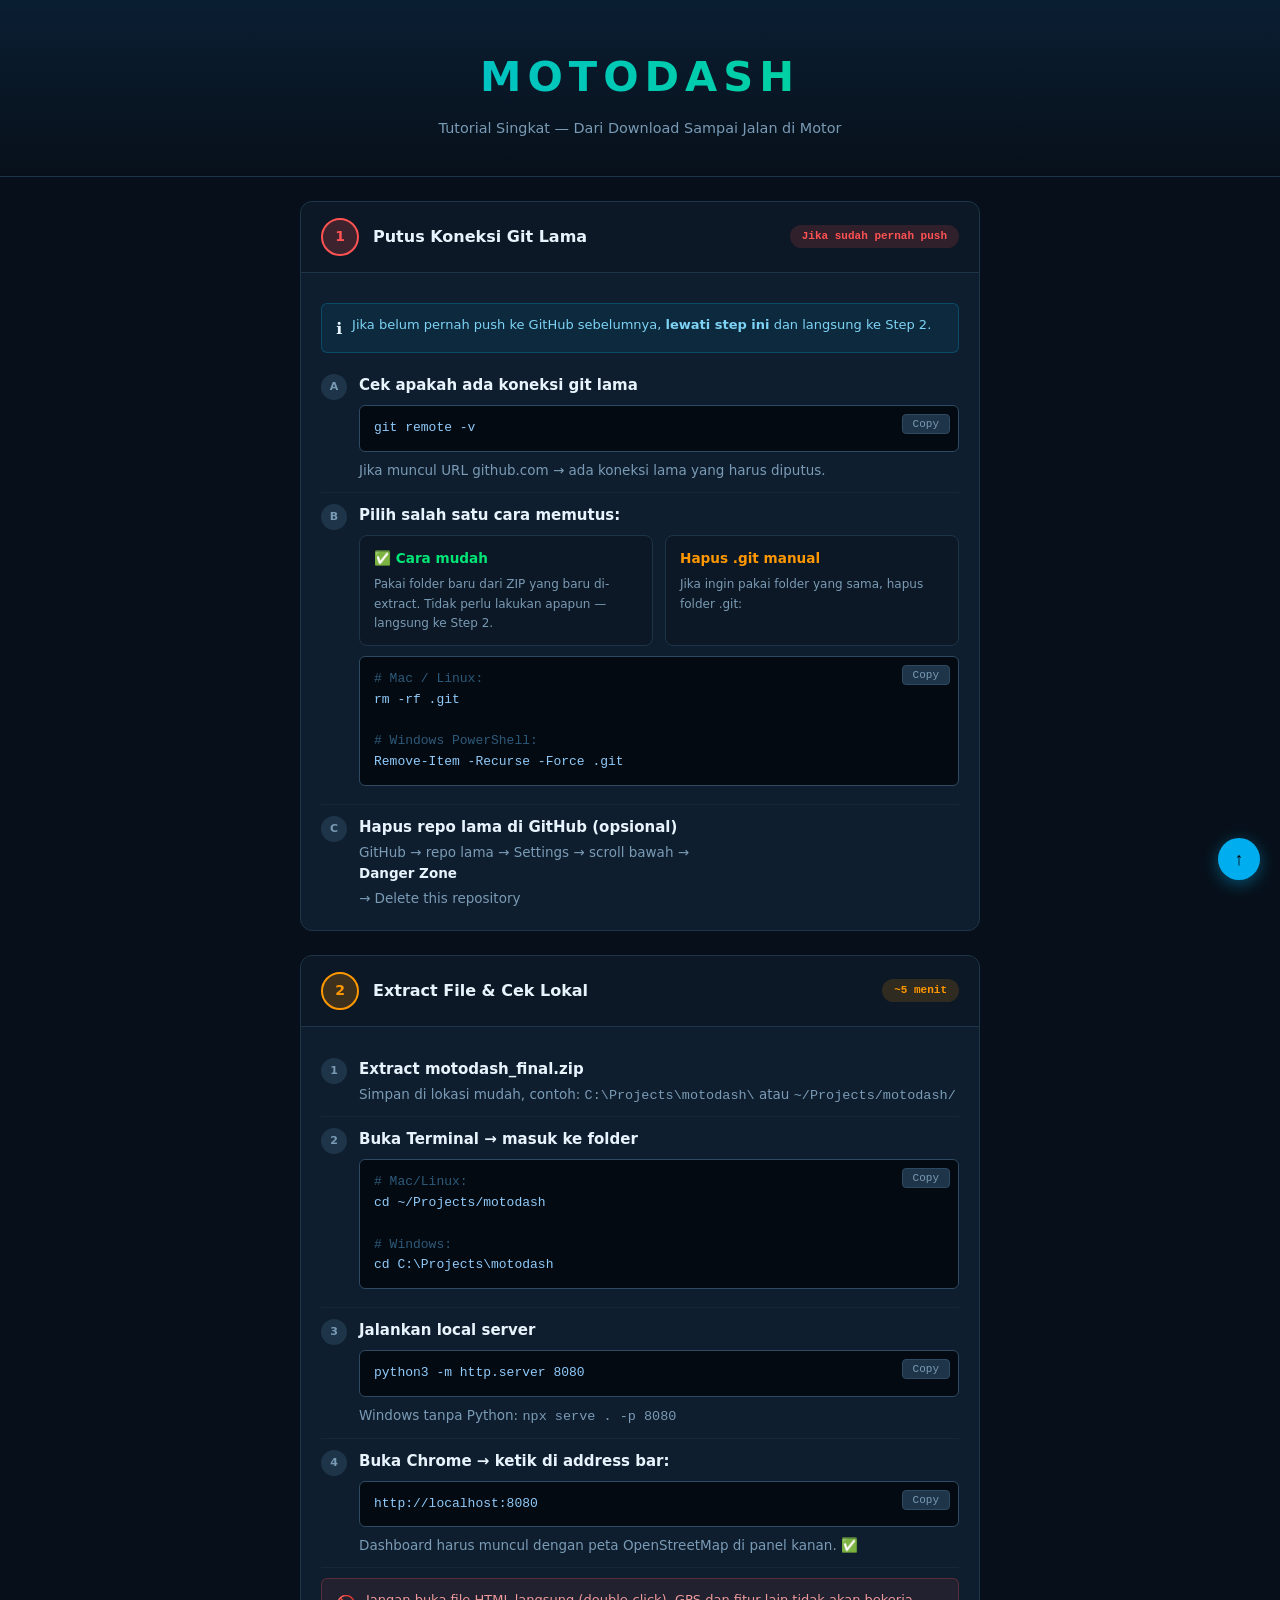
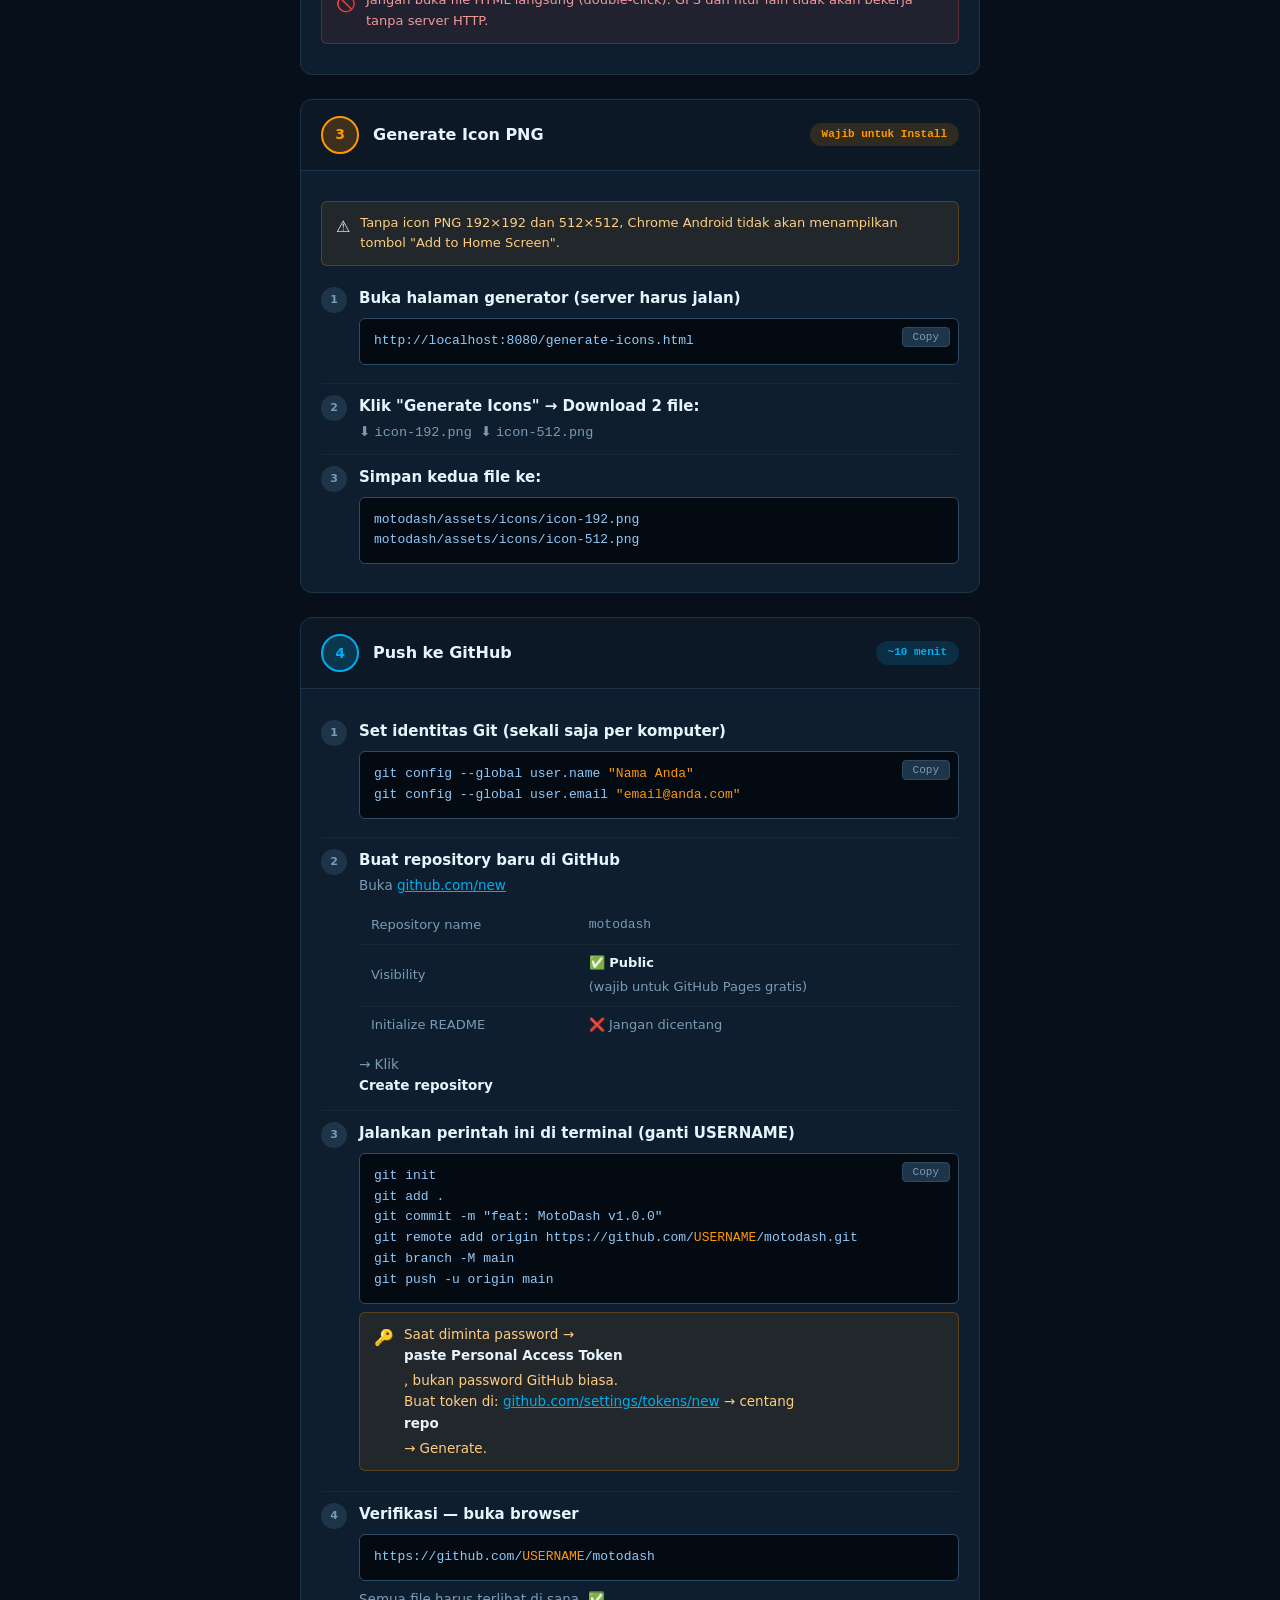
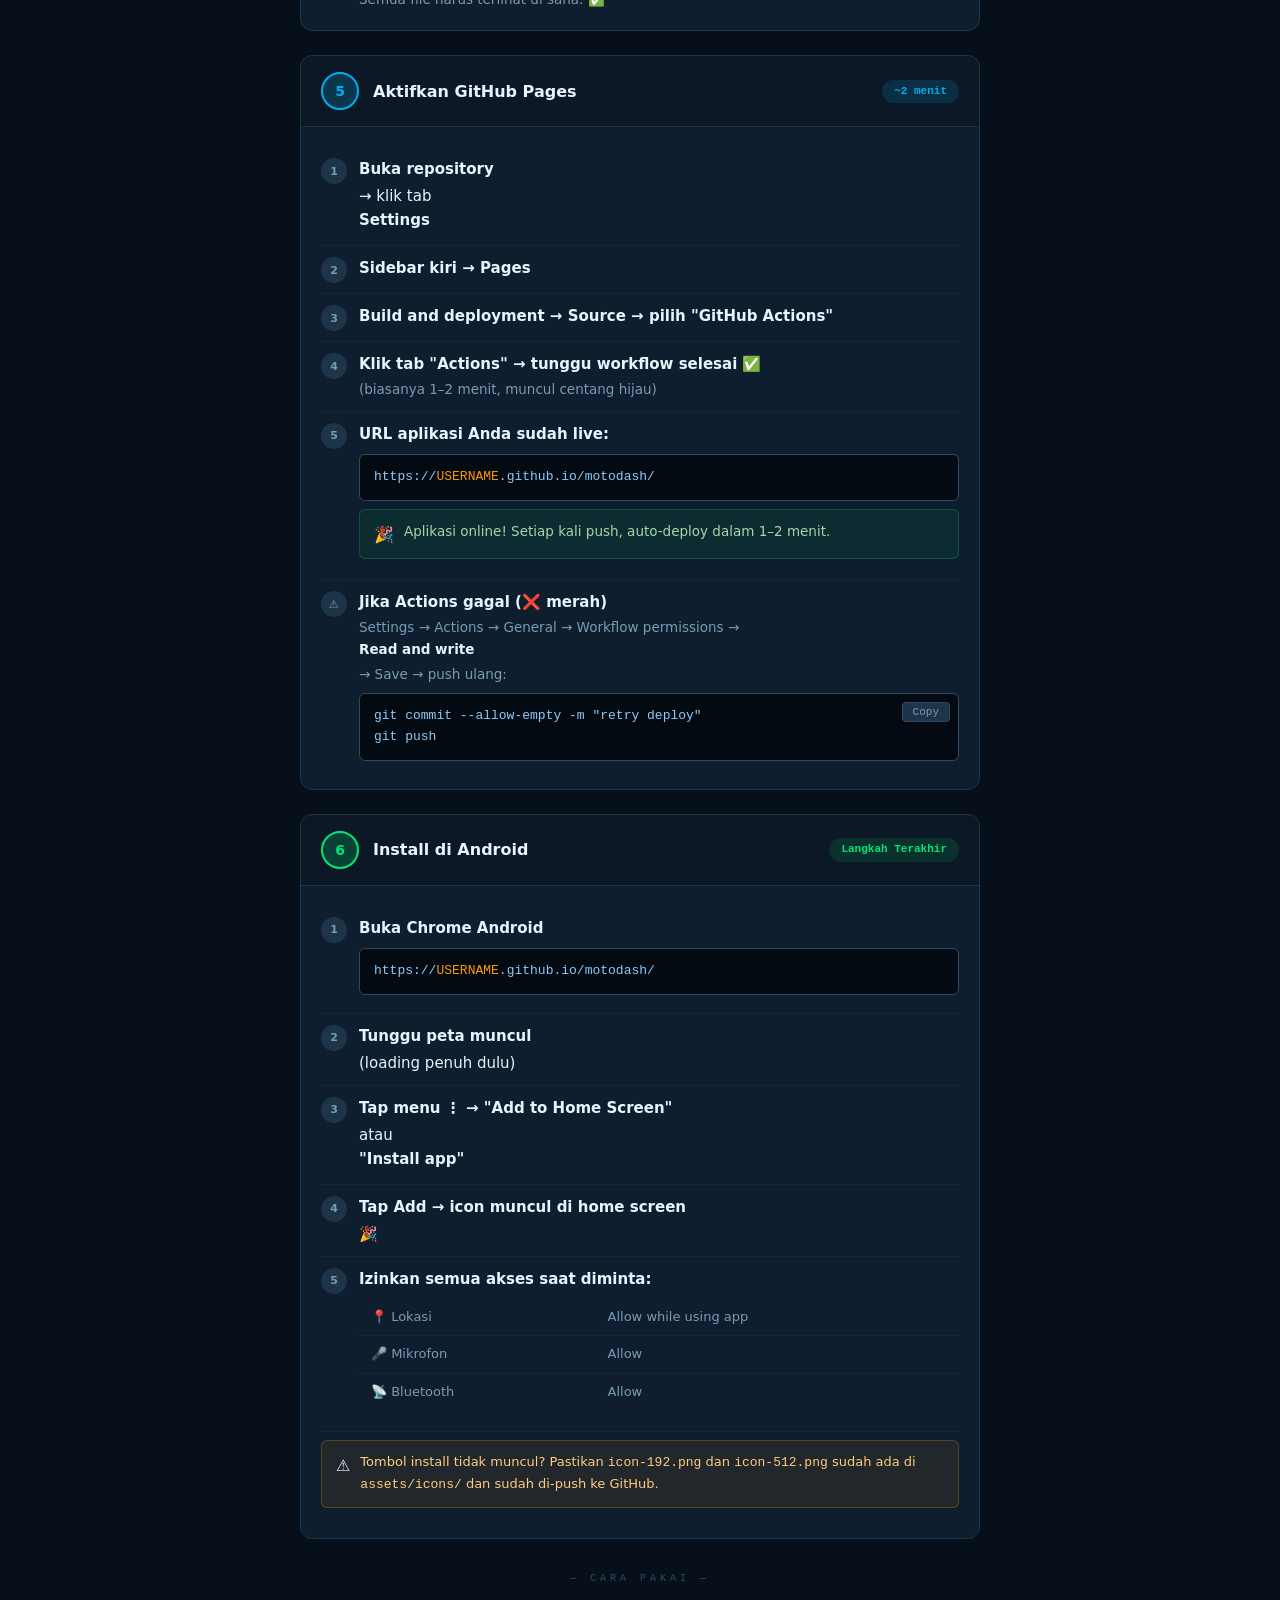
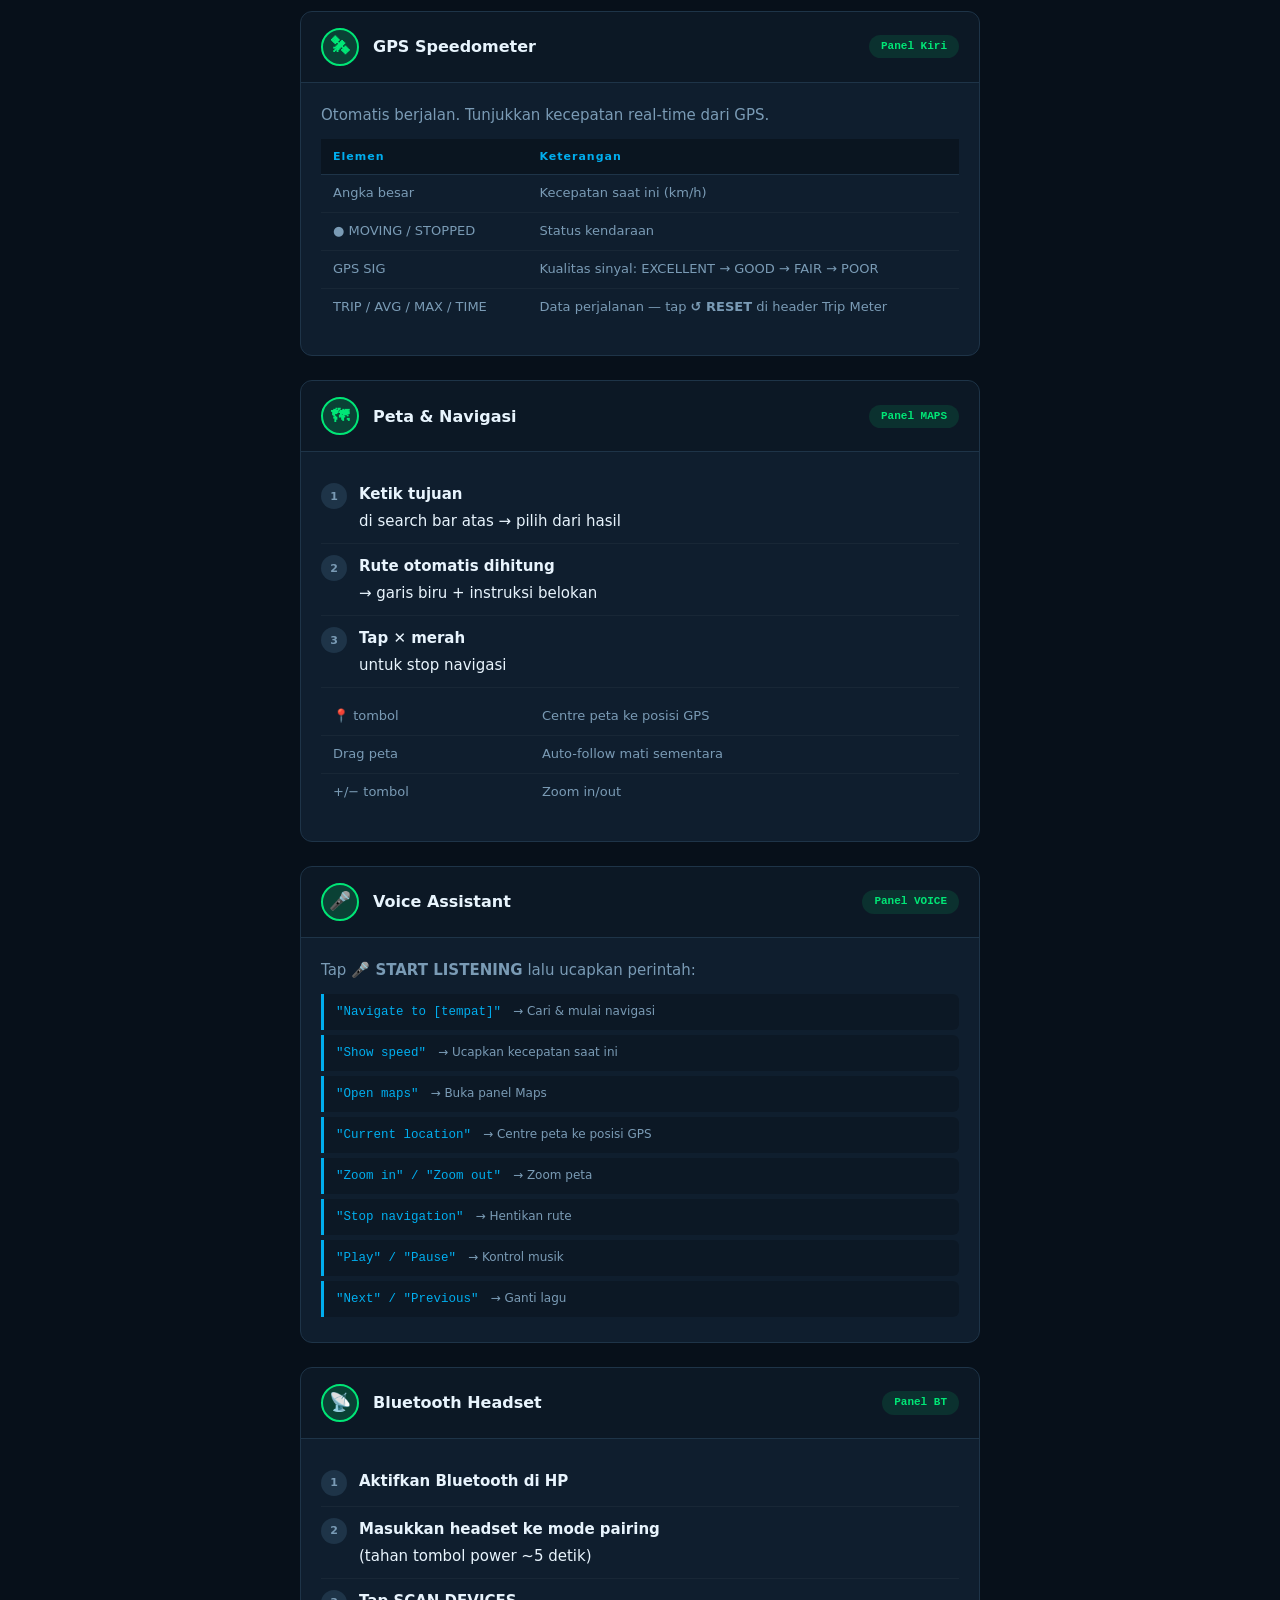
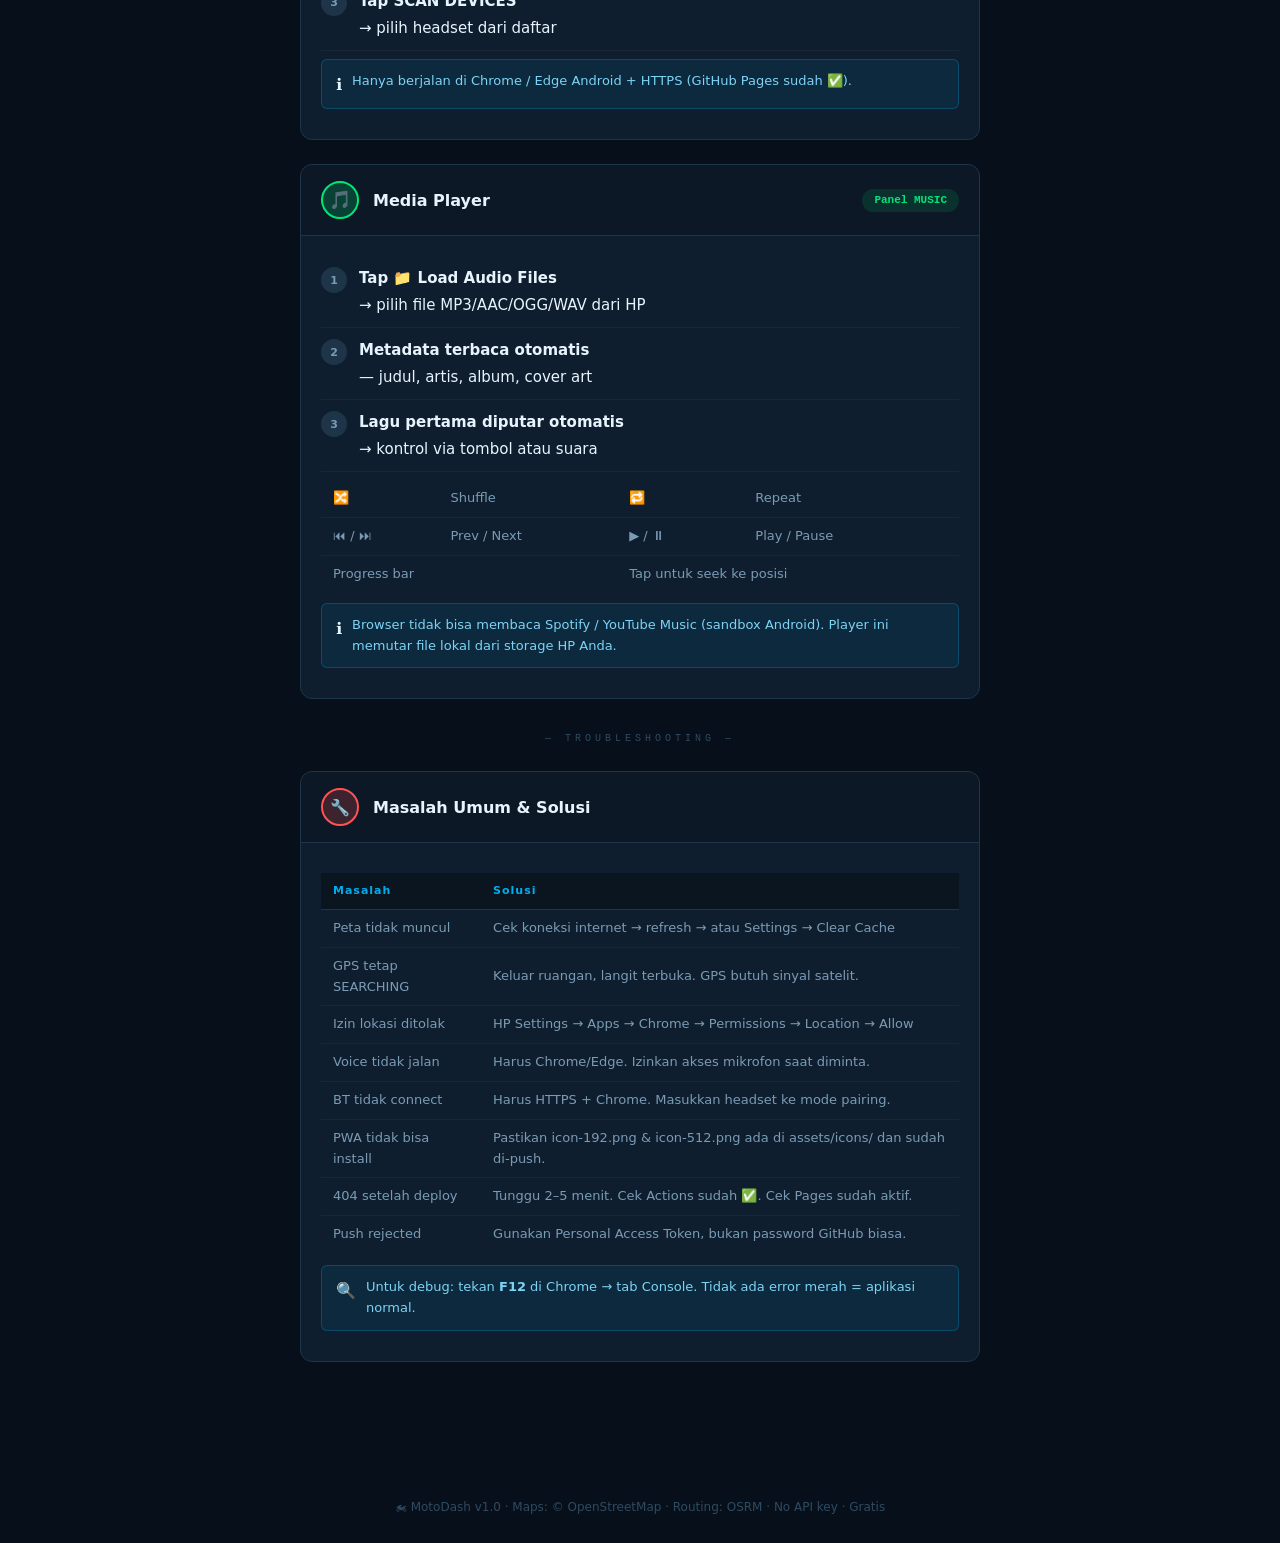
<file: tutorial.html>
<!DOCTYPE html>
<html lang="id">
<head>
<meta charset="UTF-8">
<meta name="viewport" content="width=device-width,initial-scale=1.0">
<title>MotoDash — Tutorial</title>
<style>
:root{
  --bg:#07101A;--card:#0F1E2E;--border:#1E3448;
  --cyan:#00AEEF;--green:#00E676;--orange:#FF9800;
  --red:#FF5252;--text:#E8F4FD;--dim:#7A9BB5;
  --muted:#2E4A62;
}
*{margin:0;padding:0;box-sizing:border-box;}
html{scroll-behavior:smooth;}
body{
  font-family:'Segoe UI',system-ui,sans-serif;
  background:var(--bg);color:var(--text);
  font-size:15px;line-height:1.6;
}
a{color:var(--cyan);}

/* Layout */
.wrap{max-width:720px;margin:0 auto;padding:0 20px 80px;}

/* Hero */
.hero{
  text-align:center;padding:44px 20px 36px;
  background:linear-gradient(180deg,#0A1E32 0%,var(--bg) 100%);
  border-bottom:1px solid var(--border);margin-bottom:8px;
}
.logo{
  font-size:2.6rem;font-weight:900;letter-spacing:6px;
  background:linear-gradient(90deg,var(--cyan),var(--green));
  -webkit-background-clip:text;-webkit-text-fill-color:transparent;
  background-clip:text;display:block;margin-bottom:6px;
}
.hero p{color:var(--dim);font-size:.9rem;}

/* Step sections */
.step{
  margin:24px 0;
  background:var(--card);border:1px solid var(--border);
  border-radius:12px;overflow:hidden;
}
.step-head{
  display:flex;align-items:center;gap:14px;
  padding:16px 20px;border-bottom:1px solid var(--border);
  background:rgba(0,0,0,.2);
}
.step-num{
  width:38px;height:38px;border-radius:50%;
  display:flex;align-items:center;justify-content:center;
  font-weight:900;font-size:14px;flex-shrink:0;
}
.n-red   {background:rgba(255,82,82,.2);border:2px solid var(--red);   color:var(--red);}
.n-orange{background:rgba(255,152,0,.2);border:2px solid var(--orange);color:var(--orange);}
.n-cyan  {background:rgba(0,174,239,.2);border:2px solid var(--cyan);  color:var(--cyan);}
.n-green {background:rgba(0,230,118,.2);border:2px solid var(--green); color:var(--green);}
.step-title{font-size:1rem;font-weight:700;color:var(--text);}
.step-badge{
  margin-left:auto;padding:3px 12px;border-radius:20px;
  font-size:11px;font-weight:700;font-family:monospace;
}
.b-red   {background:rgba(255,82,82,.15); color:var(--red);}
.b-orange{background:rgba(255,152,0,.15); color:var(--orange);}
.b-cyan  {background:rgba(0,174,239,.15); color:var(--cyan);}
.b-green {background:rgba(0,230,118,.12); color:var(--green);}
.step-body{padding:20px;}

/* Sub-steps */
.sub{
  display:flex;gap:12px;align-items:flex-start;
  padding:10px 0;border-bottom:1px solid rgba(255,255,255,.04);
}
.sub:last-child{border:none;padding-bottom:0;}
.sub-num{
  min-width:26px;height:26px;border-radius:50%;
  background:var(--border);
  display:flex;align-items:center;justify-content:center;
  font-size:11px;font-weight:700;color:var(--dim);
  flex-shrink:0;margin-top:1px;
}
.sub-content{flex:1;}
.sub-content strong{display:block;color:var(--text);margin-bottom:3px;}
.sub-content p{color:var(--dim);font-size:13.5px;margin:0;}

/* Code */
.code{
  background:#030A12;border:1px solid var(--muted);
  border-radius:6px;padding:12px 14px;margin:8px 0;
  font-family:'Cascadia Code','Fira Code',Consolas,monospace;
  font-size:13px;color:#90CAF9;overflow-x:auto;
  white-space:pre;position:relative;
}
.code .dim{color:#2E5A7A;}
.code .hi {color:var(--orange);}
.copy{
  position:absolute;top:8px;right:8px;
  padding:3px 10px;background:var(--border);border:1px solid var(--muted);
  border-radius:4px;color:var(--dim);font-size:11px;cursor:pointer;
  font-family:inherit;transition:all .15s;
}
.copy:hover{color:var(--cyan);border-color:var(--cyan);}
.copy.ok{color:var(--green);border-color:var(--green);}

/* Alerts */
.alert{
  display:flex;gap:10px;padding:11px 14px;
  border-radius:6px;margin:10px 0;font-size:13px;
  align-items:flex-start;
}
.alert-i{font-size:16px;flex-shrink:0;margin-top:1px;}
.info  {background:rgba(0,174,239,.08);border:1px solid rgba(0,174,239,.25);}
.warn  {background:rgba(255,152,0,.08);border:1px solid rgba(255,152,0,.25);}
.ok    {background:rgba(0,230,118,.07);border:1px solid rgba(0,230,118,.22);}
.danger{background:rgba(255,82,82,.08); border:1px solid rgba(255,82,82,.25);}
.info   p{color:#7dd3f5;margin:0;}
.warn   p{color:#ffcc80;margin:0;}
.ok     p{color:#a5d6a7;margin:0;}
.danger p{color:#ef9a9a;margin:0;}

/* Table */
table{width:100%;border-collapse:collapse;font-size:13px;margin:10px 0;}
th{background:rgba(0,0,0,.3);padding:9px 12px;text-align:left;
   color:var(--cyan);font-size:11px;letter-spacing:1px;
   border-bottom:1px solid var(--border);}
td{padding:8px 12px;border-bottom:1px solid rgba(255,255,255,.04);color:var(--dim);}
tr:last-child td{border:none;}
.tag{
  display:inline-block;padding:2px 7px;border-radius:4px;
  font-size:11px;font-weight:700;
}
.tok{background:rgba(0,230,118,.15);color:var(--green);}
.twn{background:rgba(255,152,0,.15); color:var(--orange);}

/* Grid */
.g2{display:grid;grid-template-columns:1fr 1fr;gap:12px;margin:10px 0;}
@media(max-width:540px){.g2{grid-template-columns:1fr;}}

/* Small cards */
.mini{
  background:rgba(0,0,0,.2);border:1px solid var(--border);
  border-radius:8px;padding:12px 14px;
}
.mini h4{font-size:.85rem;margin-bottom:6px;font-weight:700;}
.mini p{font-size:12px;color:var(--dim);margin:0;}

/* Command list */
.cmd{
  background:rgba(0,0,0,.2);border-left:3px solid var(--cyan);
  border-radius:0 6px 6px 0;
  padding:8px 12px;margin:5px 0;
  display:flex;gap:12px;align-items:center;
}
.cmd code{
  font-size:12.5px;color:var(--cyan);background:none;
  border:none;padding:0;
}
.cmd span{font-size:12px;color:var(--dim);}

/* Footer */
.foot{text-align:center;padding:32px 0;color:var(--muted);font-size:12px;}

/* Back to top */
.btt{
  position:fixed;bottom:20px;right:20px;
  width:42px;height:42px;border-radius:50%;
  background:var(--cyan);color:#000;border:none;
  font-size:18px;cursor:pointer;
  display:flex;align-items:center;justify-content:center;
  box-shadow:0 4px 16px rgba(0,174,239,.4);
  transition:transform .2s;z-index:999;
}
.btt:hover{transform:translateY(-2px);}

/* Section divider */
.divider{
  text-align:center;color:var(--muted);
  font-size:10px;letter-spacing:4px;font-family:monospace;
  margin:32px 0 8px;
}
</style>
</head>
<body>

<div class="hero">
  <span class="logo">MOTODASH</span>
  <p>Tutorial Singkat — Dari Download Sampai Jalan di Motor</p>
</div>

<div class="wrap">

<!-- ══════════════════════════════════
  STEP 1 — PUTUS GIT LAMA
══════════════════════════════════ -->
<div class="step">
  <div class="step-head">
    <div class="step-num n-red">1</div>
    <div class="step-title">Putus Koneksi Git Lama</div>
    <span class="step-badge b-red">Jika sudah pernah push</span>
  </div>
  <div class="step-body">

    <div class="alert info">
      <span class="alert-i">ℹ️</span>
      <p>Jika belum pernah push ke GitHub sebelumnya, <strong>lewati step ini</strong> dan langsung ke Step 2.</p>
    </div>

    <div class="sub">
      <div class="sub-num">A</div>
      <div class="sub-content">
        <strong>Cek apakah ada koneksi git lama</strong>
        <div class="code" id="c1a">git remote -v<button class="copy" onclick="cp('c1a')">Copy</button></div>
        <p>Jika muncul URL github.com → ada koneksi lama yang harus diputus.</p>
      </div>
    </div>

    <div class="sub">
      <div class="sub-num">B</div>
      <div class="sub-content">
        <strong>Pilih salah satu cara memutus:</strong>
        <div class="g2" style="margin-top:8px;">
          <div class="mini">
            <h4 style="color:var(--green);">✅ Cara mudah</h4>
            <p>Pakai folder baru dari ZIP yang baru di-extract. Tidak perlu lakukan apapun — langsung ke Step 2.</p>
          </div>
          <div class="mini">
            <h4 style="color:var(--orange);">Hapus .git manual</h4>
            <p>Jika ingin pakai folder yang sama, hapus folder .git:</p>
          </div>
        </div>
        <div class="code" id="c1b"><span class="dim"># Mac / Linux:</span>
rm -rf .git

<span class="dim"># Windows PowerShell:</span>
Remove-Item -Recurse -Force .git<button class="copy" onclick="cp('c1b')">Copy</button></div>
      </div>
    </div>

    <div class="sub">
      <div class="sub-num">C</div>
      <div class="sub-content">
        <strong>Hapus repo lama di GitHub (opsional)</strong>
        <p>GitHub → repo lama → Settings → scroll bawah → <strong>Danger Zone</strong> → Delete this repository</p>
      </div>
    </div>

  </div>
</div>


<!-- ══════════════════════════════════
  STEP 2 — EXTRACT & CEK
══════════════════════════════════ -->
<div class="step">
  <div class="step-head">
    <div class="step-num n-orange">2</div>
    <div class="step-title">Extract File &amp; Cek Lokal</div>
    <span class="step-badge b-orange">~5 menit</span>
  </div>
  <div class="step-body">

    <div class="sub">
      <div class="sub-num">1</div>
      <div class="sub-content">
        <strong>Extract motodash_final.zip</strong>
        <p>Simpan di lokasi mudah, contoh: <code>C:\Projects\motodash\</code> atau <code>~/Projects/motodash/</code></p>
      </div>
    </div>

    <div class="sub">
      <div class="sub-num">2</div>
      <div class="sub-content">
        <strong>Buka Terminal → masuk ke folder</strong>
        <div class="code" id="c2a"><span class="dim"># Mac/Linux:</span>
cd ~/Projects/motodash

<span class="dim"># Windows:</span>
cd C:\Projects\motodash<button class="copy" onclick="cp('c2a')">Copy</button></div>
      </div>
    </div>

    <div class="sub">
      <div class="sub-num">3</div>
      <div class="sub-content">
        <strong>Jalankan local server</strong>
        <div class="code" id="c2b">python3 -m http.server 8080<button class="copy" onclick="cp('c2b')">Copy</button></div>
        <p>Windows tanpa Python: <code>npx serve . -p 8080</code></p>
      </div>
    </div>

    <div class="sub">
      <div class="sub-num">4</div>
      <div class="sub-content">
        <strong>Buka Chrome → ketik di address bar:</strong>
        <div class="code" id="c2c">http://localhost:8080<button class="copy" onclick="cp('c2c')">Copy</button></div>
        <p>Dashboard harus muncul dengan peta OpenStreetMap di panel kanan. ✅</p>
      </div>
    </div>

    <div class="alert danger">
      <span class="alert-i">🚫</span>
      <p>Jangan buka file HTML langsung (double-click). GPS dan fitur lain tidak akan bekerja tanpa server HTTP.</p>
    </div>

  </div>
</div>


<!-- ══════════════════════════════════
  STEP 3 — GENERATE ICON
══════════════════════════════════ -->
<div class="step">
  <div class="step-head">
    <div class="step-num n-orange">3</div>
    <div class="step-title">Generate Icon PNG</div>
    <span class="step-badge b-orange">Wajib untuk Install</span>
  </div>
  <div class="step-body">

    <div class="alert warn">
      <span class="alert-i">⚠️</span>
      <p>Tanpa icon PNG 192×192 dan 512×512, Chrome Android tidak akan menampilkan tombol "Add to Home Screen".</p>
    </div>

    <div class="sub">
      <div class="sub-num">1</div>
      <div class="sub-content">
        <strong>Buka halaman generator (server harus jalan)</strong>
        <div class="code" id="c3a">http://localhost:8080/generate-icons.html<button class="copy" onclick="cp('c3a')">Copy</button></div>
      </div>
    </div>

    <div class="sub">
      <div class="sub-num">2</div>
      <div class="sub-content">
        <strong>Klik "Generate Icons" → Download 2 file:</strong>
        <p>⬇ <code>icon-192.png</code> &nbsp;⬇ <code>icon-512.png</code></p>
      </div>
    </div>

    <div class="sub">
      <div class="sub-num">3</div>
      <div class="sub-content">
        <strong>Simpan kedua file ke:</strong>
        <div class="code">motodash/assets/icons/icon-192.png
motodash/assets/icons/icon-512.png</div>
      </div>
    </div>

  </div>
</div>


<!-- ══════════════════════════════════
  STEP 4 — PUSH KE GITHUB
══════════════════════════════════ -->
<div class="step">
  <div class="step-head">
    <div class="step-num n-cyan">4</div>
    <div class="step-title">Push ke GitHub</div>
    <span class="step-badge b-cyan">~10 menit</span>
  </div>
  <div class="step-body">

    <div class="sub">
      <div class="sub-num">1</div>
      <div class="sub-content">
        <strong>Set identitas Git (sekali saja per komputer)</strong>
        <div class="code" id="c4a">git config --global user.name <span class="hi">"Nama Anda"</span>
git config --global user.email <span class="hi">"email@anda.com"</span><button class="copy" onclick="cp('c4a')">Copy</button></div>
      </div>
    </div>

    <div class="sub">
      <div class="sub-num">2</div>
      <div class="sub-content">
        <strong>Buat repository baru di GitHub</strong>
        <p>Buka <a href="https://github.com/new" target="_blank">github.com/new</a></p>
        <table>
          <tr><td>Repository name</td><td><code>motodash</code></td></tr>
          <tr><td>Visibility</td><td><strong>✅ Public</strong> (wajib untuk GitHub Pages gratis)</td></tr>
          <tr><td>Initialize README</td><td>❌ Jangan dicentang</td></tr>
        </table>
        <p style="margin-top:6px;">→ Klik <strong>Create repository</strong></p>
      </div>
    </div>

    <div class="sub">
      <div class="sub-num">3</div>
      <div class="sub-content">
        <strong>Jalankan perintah ini di terminal (ganti USERNAME)</strong>
        <div class="code" id="c4b">git init
git add .
git commit -m "feat: MotoDash v1.0.0"
git remote add origin https://github.com/<span class="hi">USERNAME</span>/motodash.git
git branch -M main
git push -u origin main<button class="copy" onclick="cp('c4b')">Copy</button></div>
        <div class="alert warn" style="margin-top:8px;">
          <span class="alert-i">🔑</span>
          <p>Saat diminta password → <strong>paste Personal Access Token</strong>, bukan password GitHub biasa.<br>
          Buat token di: <a href="https://github.com/settings/tokens/new" target="_blank">github.com/settings/tokens/new</a> → centang <strong>repo</strong> → Generate.</p>
        </div>
      </div>
    </div>

    <div class="sub">
      <div class="sub-num">4</div>
      <div class="sub-content">
        <strong>Verifikasi — buka browser</strong>
        <div class="code">https://github.com/<span class="hi">USERNAME</span>/motodash</div>
        <p>Semua file harus terlihat di sana. ✅</p>
      </div>
    </div>

  </div>
</div>


<!-- ══════════════════════════════════
  STEP 5 — AKTIFKAN GITHUB PAGES
══════════════════════════════════ -->
<div class="step">
  <div class="step-head">
    <div class="step-num n-cyan">5</div>
    <div class="step-title">Aktifkan GitHub Pages</div>
    <span class="step-badge b-cyan">~2 menit</span>
  </div>
  <div class="step-body">

    <div class="sub">
      <div class="sub-num">1</div>
      <div class="sub-content">
        <strong>Buka repository</strong> → klik tab <strong>Settings</strong>
      </div>
    </div>

    <div class="sub">
      <div class="sub-num">2</div>
      <div class="sub-content">
        <strong>Sidebar kiri → Pages</strong>
      </div>
    </div>

    <div class="sub">
      <div class="sub-num">3</div>
      <div class="sub-content">
        <strong>Build and deployment → Source → pilih "GitHub Actions"</strong>
      </div>
    </div>

    <div class="sub">
      <div class="sub-num">4</div>
      <div class="sub-content">
        <strong>Klik tab "Actions" → tunggu workflow selesai ✅</strong>
        <p>(biasanya 1–2 menit, muncul centang hijau)</p>
      </div>
    </div>

    <div class="sub">
      <div class="sub-num">5</div>
      <div class="sub-content">
        <strong>URL aplikasi Anda sudah live:</strong>
        <div class="code">https://<span class="hi">USERNAME</span>.github.io/motodash/</div>
        <div class="alert ok" style="margin-top:8px;">
          <span class="alert-i">🎉</span>
          <p>Aplikasi online! Setiap kali push, auto-deploy dalam 1–2 menit.</p>
        </div>
      </div>
    </div>

    <div class="sub">
      <div class="sub-num">⚠</div>
      <div class="sub-content">
        <strong>Jika Actions gagal (❌ merah)</strong>
        <p>Settings → Actions → General → Workflow permissions → <strong>Read and write</strong> → Save → push ulang:</p>
        <div class="code" id="c5a">git commit --allow-empty -m "retry deploy"
git push<button class="copy" onclick="cp('c5a')">Copy</button></div>
      </div>
    </div>

  </div>
</div>


<!-- ══════════════════════════════════
  STEP 6 — INSTALL DI ANDROID
══════════════════════════════════ -->
<div class="step">
  <div class="step-head">
    <div class="step-num n-green">6</div>
    <div class="step-title">Install di Android</div>
    <span class="step-badge b-green">Langkah Terakhir</span>
  </div>
  <div class="step-body">

    <div class="sub">
      <div class="sub-num">1</div>
      <div class="sub-content">
        <strong>Buka Chrome Android</strong>
        <div class="code">https://<span class="hi">USERNAME</span>.github.io/motodash/</div>
      </div>
    </div>
    <div class="sub">
      <div class="sub-num">2</div>
      <div class="sub-content">
        <strong>Tunggu peta muncul</strong> (loading penuh dulu)
      </div>
    </div>
    <div class="sub">
      <div class="sub-num">3</div>
      <div class="sub-content">
        <strong>Tap menu ⋮ → "Add to Home Screen"</strong> atau <strong>"Install app"</strong>
      </div>
    </div>
    <div class="sub">
      <div class="sub-num">4</div>
      <div class="sub-content">
        <strong>Tap Add → icon muncul di home screen</strong> 🎉
      </div>
    </div>
    <div class="sub">
      <div class="sub-num">5</div>
      <div class="sub-content">
        <strong>Izinkan semua akses saat diminta:</strong>
        <table style="margin-top:8px;">
          <tr><td>📍 Lokasi</td><td>Allow while using app</td></tr>
          <tr><td>🎤 Mikrofon</td><td>Allow</td></tr>
          <tr><td>📡 Bluetooth</td><td>Allow</td></tr>
        </table>
      </div>
    </div>

    <div class="alert warn" style="margin-top:8px;">
      <span class="alert-i">⚠️</span>
      <p>Tombol install tidak muncul? Pastikan <code>icon-192.png</code> dan <code>icon-512.png</code> sudah ada di <code>assets/icons/</code> dan sudah di-push ke GitHub.</p>
    </div>

  </div>
</div>


<!-- ══════════════════════════════════
  CARA PAKAI FITUR
══════════════════════════════════ -->
<div class="divider">— CARA PAKAI —</div>


<!-- Speedometer -->
<div class="step">
  <div class="step-head">
    <div class="step-num n-green" style="font-size:18px;">🛰</div>
    <div class="step-title">GPS Speedometer</div>
    <span class="step-badge b-green">Panel Kiri</span>
  </div>
  <div class="step-body">
    <p style="color:var(--dim);margin-bottom:12px;">Otomatis berjalan. Tunjukkan kecepatan real-time dari GPS.</p>
    <table>
      <tr><th>Elemen</th><th>Keterangan</th></tr>
      <tr><td>Angka besar</td><td>Kecepatan saat ini (km/h)</td></tr>
      <tr><td>● MOVING / STOPPED</td><td>Status kendaraan</td></tr>
      <tr><td>GPS SIG</td><td>Kualitas sinyal: EXCELLENT → GOOD → FAIR → POOR</td></tr>
      <tr><td>TRIP / AVG / MAX / TIME</td><td>Data perjalanan — tap <strong>↺ RESET</strong> di header Trip Meter</td></tr>
    </table>
  </div>
</div>


<!-- Maps -->
<div class="step">
  <div class="step-head">
    <div class="step-num n-green" style="font-size:18px;">🗺</div>
    <div class="step-title">Peta &amp; Navigasi</div>
    <span class="step-badge b-green">Panel MAPS</span>
  </div>
  <div class="step-body">
    <div class="sub">
      <div class="sub-num">1</div>
      <div class="sub-content"><strong>Ketik tujuan</strong> di search bar atas → pilih dari hasil</div>
    </div>
    <div class="sub">
      <div class="sub-num">2</div>
      <div class="sub-content"><strong>Rute otomatis dihitung</strong> → garis biru + instruksi belokan</div>
    </div>
    <div class="sub">
      <div class="sub-num">3</div>
      <div class="sub-content"><strong>Tap ✕ merah</strong> untuk stop navigasi</div>
    </div>
    <table style="margin-top:10px;">
      <tr><td>📍 tombol</td><td>Centre peta ke posisi GPS</td></tr>
      <tr><td>Drag peta</td><td>Auto-follow mati sementara</td></tr>
      <tr><td>+/− tombol</td><td>Zoom in/out</td></tr>
    </table>
  </div>
</div>


<!-- Voice -->
<div class="step">
  <div class="step-head">
    <div class="step-num n-green" style="font-size:18px;">🎤</div>
    <div class="step-title">Voice Assistant</div>
    <span class="step-badge b-green">Panel VOICE</span>
  </div>
  <div class="step-body">
    <p style="color:var(--dim);margin-bottom:12px;">Tap <strong>🎤 START LISTENING</strong> lalu ucapkan perintah:</p>
    <div class="cmd"><code>"Navigate to [tempat]"</code><span>→ Cari &amp; mulai navigasi</span></div>
    <div class="cmd"><code>"Show speed"</code><span>→ Ucapkan kecepatan saat ini</span></div>
    <div class="cmd"><code>"Open maps"</code><span>→ Buka panel Maps</span></div>
    <div class="cmd"><code>"Current location"</code><span>→ Centre peta ke posisi GPS</span></div>
    <div class="cmd"><code>"Zoom in" / "Zoom out"</code><span>→ Zoom peta</span></div>
    <div class="cmd"><code>"Stop navigation"</code><span>→ Hentikan rute</span></div>
    <div class="cmd"><code>"Play" / "Pause"</code><span>→ Kontrol musik</span></div>
    <div class="cmd"><code>"Next" / "Previous"</code><span>→ Ganti lagu</span></div>
  </div>
</div>


<!-- Bluetooth -->
<div class="step">
  <div class="step-head">
    <div class="step-num n-green" style="font-size:18px;">📡</div>
    <div class="step-title">Bluetooth Headset</div>
    <span class="step-badge b-green">Panel BT</span>
  </div>
  <div class="step-body">
    <div class="sub">
      <div class="sub-num">1</div>
      <div class="sub-content"><strong>Aktifkan Bluetooth di HP</strong></div>
    </div>
    <div class="sub">
      <div class="sub-num">2</div>
      <div class="sub-content"><strong>Masukkan headset ke mode pairing</strong> (tahan tombol power ~5 detik)</div>
    </div>
    <div class="sub">
      <div class="sub-num">3</div>
      <div class="sub-content"><strong>Tap SCAN DEVICES</strong> → pilih headset dari daftar</div>
    </div>
    <div class="alert info" style="margin-top:8px;">
      <span class="alert-i">ℹ️</span>
      <p>Hanya berjalan di Chrome / Edge Android + HTTPS (GitHub Pages sudah ✅).</p>
    </div>
  </div>
</div>


<!-- Music -->
<div class="step">
  <div class="step-head">
    <div class="step-num n-green" style="font-size:18px;">🎵</div>
    <div class="step-title">Media Player</div>
    <span class="step-badge b-green">Panel MUSIC</span>
  </div>
  <div class="step-body">
    <div class="sub">
      <div class="sub-num">1</div>
      <div class="sub-content"><strong>Tap 📁 Load Audio Files</strong> → pilih file MP3/AAC/OGG/WAV dari HP</div>
    </div>
    <div class="sub">
      <div class="sub-num">2</div>
      <div class="sub-content"><strong>Metadata terbaca otomatis</strong> — judul, artis, album, cover art</div>
    </div>
    <div class="sub">
      <div class="sub-num">3</div>
      <div class="sub-content"><strong>Lagu pertama diputar otomatis</strong> → kontrol via tombol atau suara</div>
    </div>
    <table style="margin-top:8px;">
      <tr><td>🔀</td><td>Shuffle</td><td>🔁</td><td>Repeat</td></tr>
      <tr><td>⏮ / ⏭</td><td>Prev / Next</td><td>▶ / ⏸</td><td>Play / Pause</td></tr>
      <tr><td colspan="2">Progress bar</td><td colspan="2">Tap untuk seek ke posisi</td></tr>
    </table>
    <div class="alert info" style="margin-top:10px;">
      <span class="alert-i">ℹ️</span>
      <p>Browser tidak bisa membaca Spotify / YouTube Music (sandbox Android). Player ini memutar file lokal dari storage HP Anda.</p>
    </div>
  </div>
</div>


<!-- ══════════════════════════════════
  TROUBLESHOOTING
══════════════════════════════════ -->
<div class="divider">— TROUBLESHOOTING —</div>

<div class="step">
  <div class="step-head">
    <div class="step-num n-red" style="font-size:16px;">🔧</div>
    <div class="step-title">Masalah Umum &amp; Solusi</div>
  </div>
  <div class="step-body">
    <table>
      <tr><th>Masalah</th><th>Solusi</th></tr>
      <tr><td>Peta tidak muncul</td><td>Cek koneksi internet → refresh → atau Settings → Clear Cache</td></tr>
      <tr><td>GPS tetap SEARCHING</td><td>Keluar ruangan, langit terbuka. GPS butuh sinyal satelit.</td></tr>
      <tr><td>Izin lokasi ditolak</td><td>HP Settings → Apps → Chrome → Permissions → Location → Allow</td></tr>
      <tr><td>Voice tidak jalan</td><td>Harus Chrome/Edge. Izinkan akses mikrofon saat diminta.</td></tr>
      <tr><td>BT tidak connect</td><td>Harus HTTPS + Chrome. Masukkan headset ke mode pairing.</td></tr>
      <tr><td>PWA tidak bisa install</td><td>Pastikan icon-192.png &amp; icon-512.png ada di assets/icons/ dan sudah di-push.</td></tr>
      <tr><td>404 setelah deploy</td><td>Tunggu 2–5 menit. Cek Actions sudah ✅. Cek Pages sudah aktif.</td></tr>
      <tr><td>Push rejected</td><td>Gunakan Personal Access Token, bukan password GitHub biasa.</td></tr>
    </table>
    <div class="alert info" style="margin-top:12px;">
      <span class="alert-i">🔍</span>
      <p>Untuk debug: tekan <strong>F12</strong> di Chrome → tab Console. Tidak ada error merah = aplikasi normal.</p>
    </div>
  </div>
</div>

</div><!-- /wrap -->

<div class="foot">
  🏍 MotoDash v1.0 · Maps: © OpenStreetMap · Routing: OSRM · No API key · Gratis
</div>

<button class="btt" onclick="window.scrollTo({top:0,behavior:'smooth'})">↑</button>

<script>
function cp(id) {
  const el = document.getElementById(id);
  if(!el) return;
  // Get text, strip HTML tags
  const txt = el.innerText.replace(/Copy$/,'').trim();
  navigator.clipboard?.writeText(txt).then(() => {
    const btn = el.querySelector('.copy');
    if(!btn) return;
    const o = btn.textContent;
    btn.textContent = '✓';
    btn.classList.add('ok');
    setTimeout(() => { btn.textContent = o; btn.classList.remove('ok'); }, 2000);
  });
}
</script>
</body>
</html>
</file>
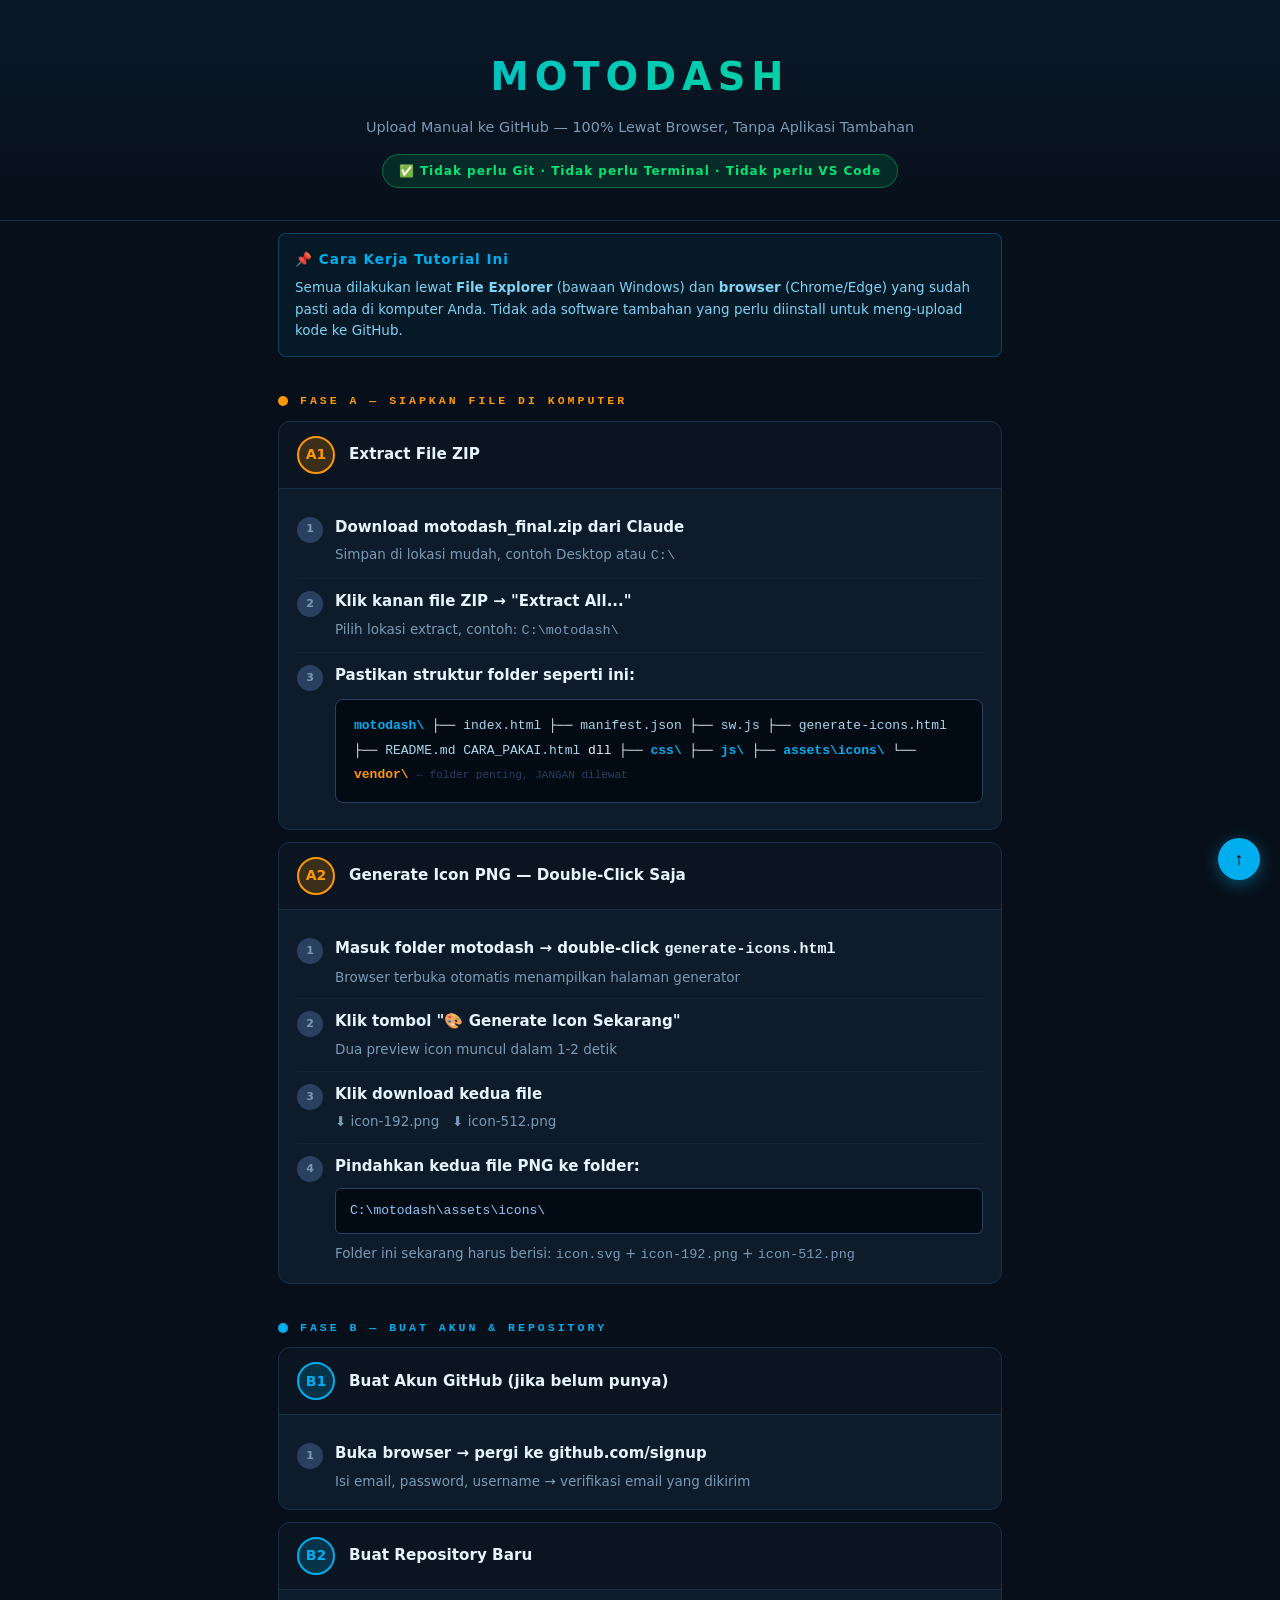
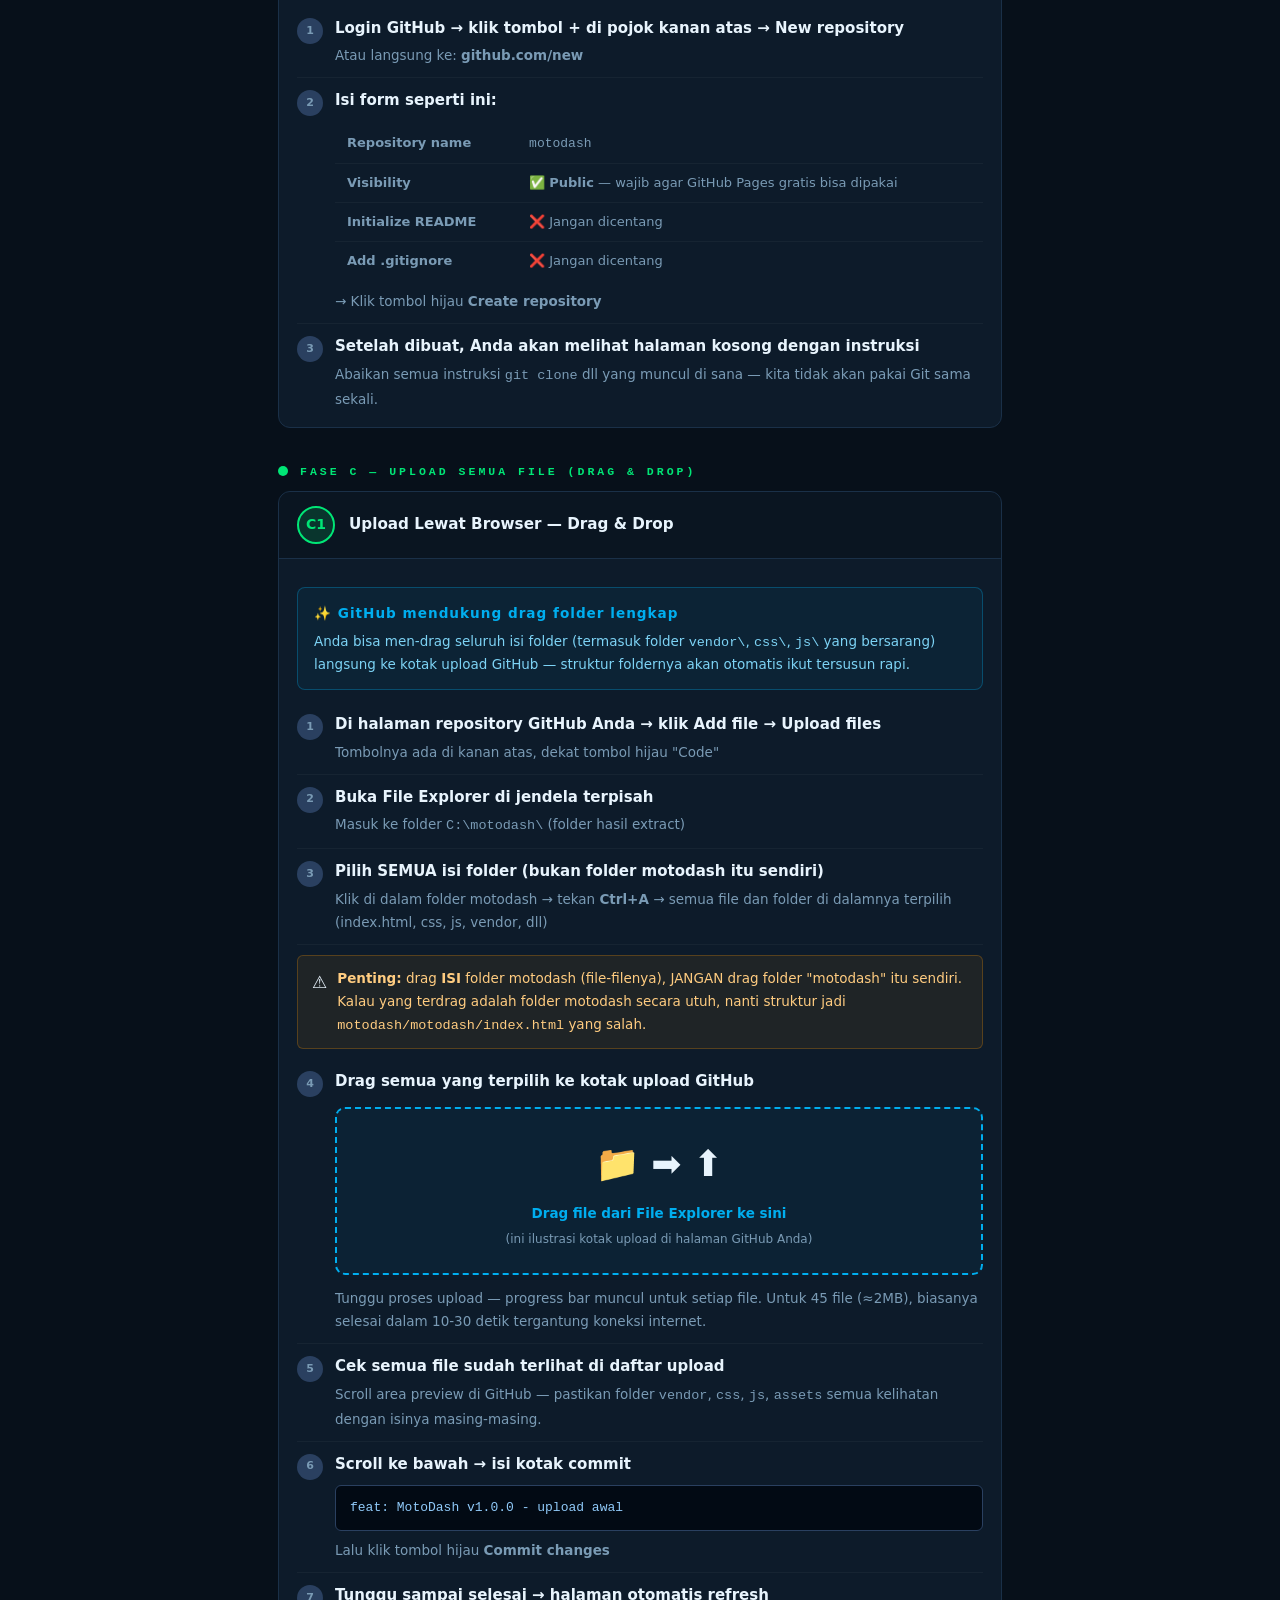
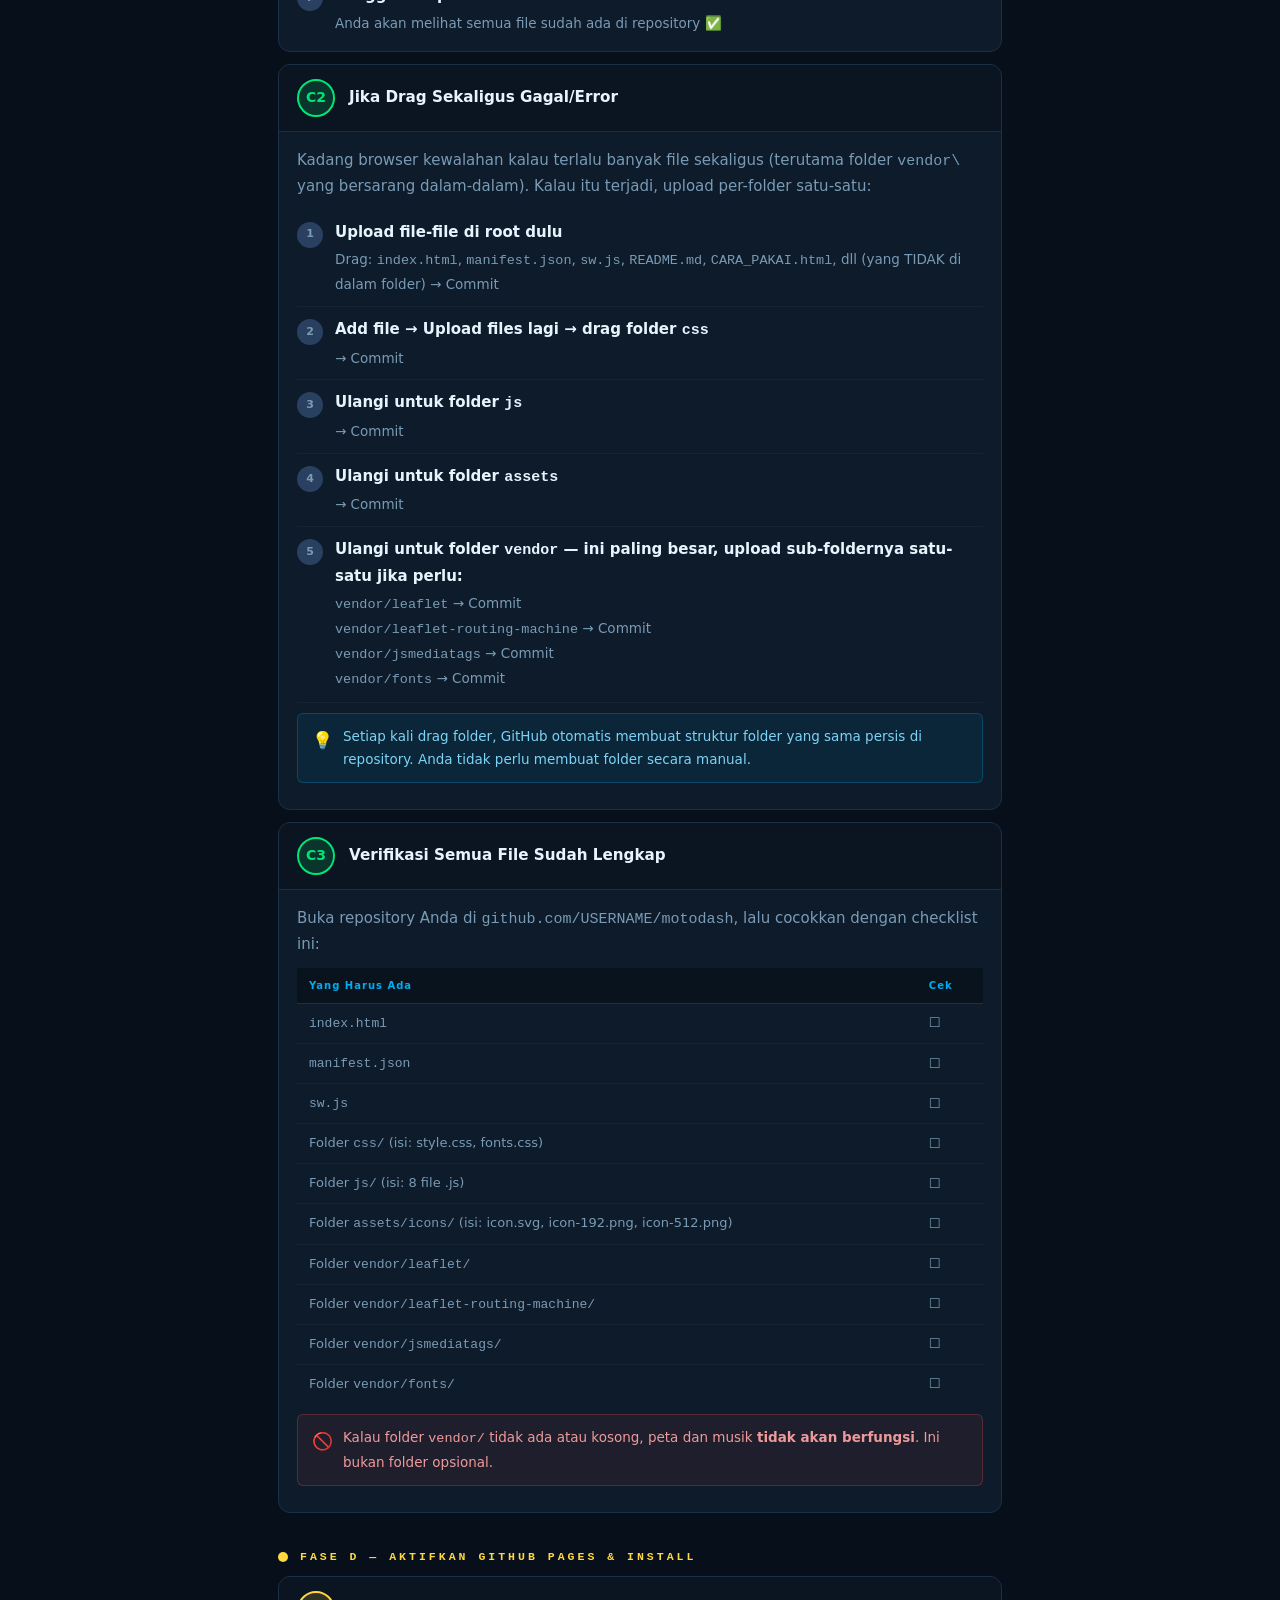
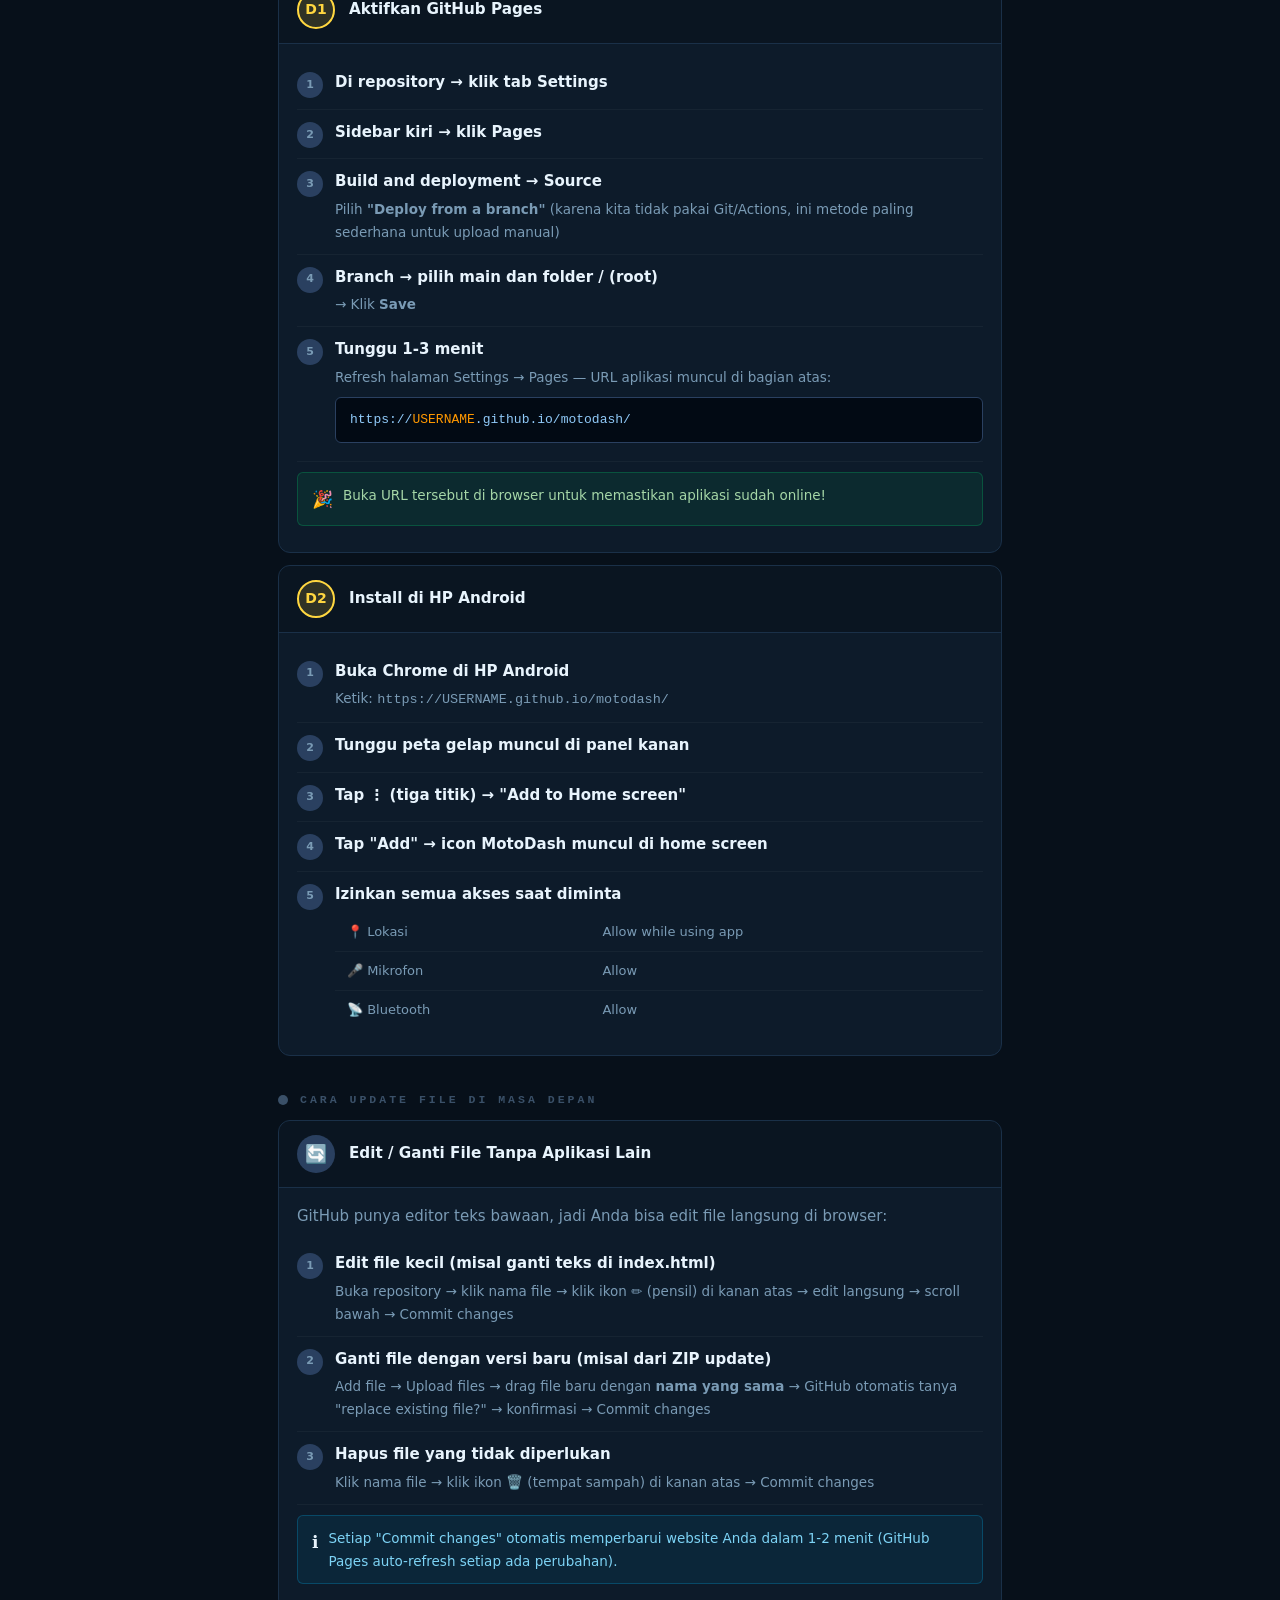
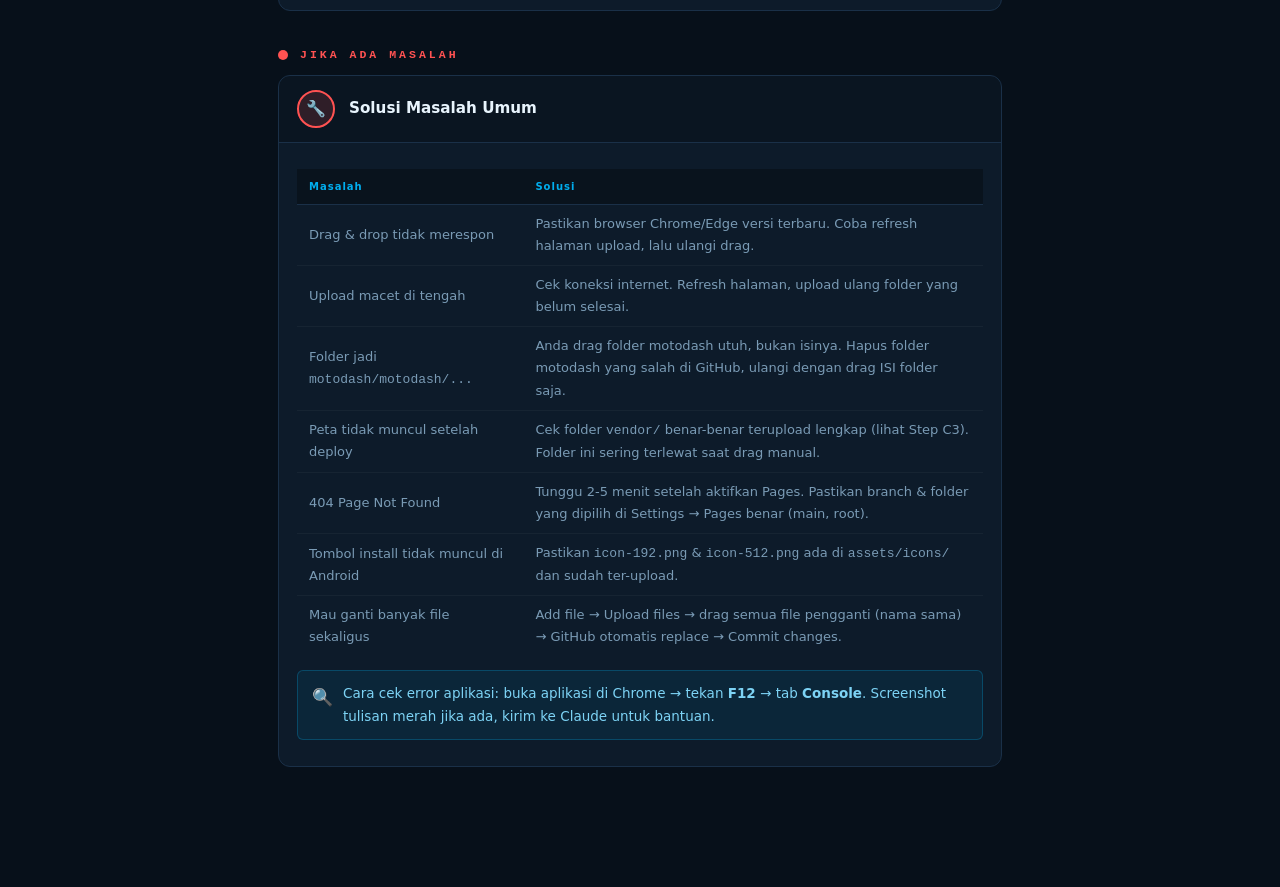
<file: UPLOAD_MANUAL_GITHUB.html>
<!DOCTYPE html>
<html lang="id">
<head>
<meta charset="UTF-8">
<meta name="viewport" content="width=device-width,initial-scale=1.0">
<title>MotoDash — Upload Manual ke GitHub (Tanpa Aplikasi Lain)</title>
<style>
:root {
  --bg:#07101A; --card:#0D1B2A; --border:#1A3048; --muted:#2A4060;
  --cyan:#00AEEF; --green:#00E676; --orange:#FF9800; --red:#FF5252; --yellow:#FFD740;
  --text:#E8F4FD; --dim:#7A9BB5; --faint:#3A5068;
}
*{margin:0;padding:0;box-sizing:border-box;}
html{scroll-behavior:smooth;}
body{font-family:'Segoe UI',system-ui,sans-serif;background:var(--bg);color:var(--text);font-size:15px;line-height:1.7;}

.wrap{max-width:760px;margin:0 auto;padding:0 18px 80px;}

.hero{text-align:center;padding:44px 20px 32px;background:linear-gradient(180deg,#091829 0%,var(--bg) 100%);border-bottom:1px solid var(--border);}
.logo{font-size:2.4rem;font-weight:900;letter-spacing:6px;background:linear-gradient(90deg,var(--cyan),var(--green));-webkit-background-clip:text;-webkit-text-fill-color:transparent;background-clip:text;display:block;margin-bottom:6px;}
.hero-sub{color:var(--dim);font-size:.9rem;}
.hero-badge{display:inline-block;margin-top:14px;padding:6px 16px;border-radius:20px;background:rgba(0,230,118,.12);border:1px solid rgba(0,230,118,.35);color:var(--green);font-size:12px;font-weight:700;letter-spacing:1px;}

.phase{margin:34px 0 10px;display:flex;align-items:center;gap:12px;}
.phase-dot{width:10px;height:10px;border-radius:50%;flex-shrink:0;}
.phase-label{font-size:.72rem;font-weight:700;letter-spacing:3px;font-family:monospace;text-transform:uppercase;}

.step{background:var(--card);border:1px solid var(--border);border-radius:12px;margin-bottom:12px;overflow:hidden;}
.step-head{display:flex;align-items:center;gap:14px;padding:14px 18px;background:rgba(0,0,0,.22);border-bottom:1px solid var(--border);}
.num{width:38px;height:38px;border-radius:50%;flex-shrink:0;display:flex;align-items:center;justify-content:center;font-weight:900;font-size:14px;}
.step-head h3{font-size:.95rem;font-weight:700;}
.step-body{padding:16px 18px;}

.row{display:flex;gap:12px;align-items:flex-start;padding:10px 0;border-bottom:1px solid rgba(255,255,255,.04);}
.row:last-child{border:none;padding-bottom:0;}
.rn{min-width:26px;height:26px;border-radius:50%;background:var(--muted);color:var(--dim);display:flex;align-items:center;justify-content:center;font-size:11px;font-weight:700;flex-shrink:0;margin-top:2px;}
.rb{flex:1;}
.rb b{display:block;color:var(--text);margin-bottom:3px;}
.rb p{color:var(--dim);font-size:13.5px;margin:0;}

.code{position:relative;background:#020A14;border:1px solid var(--muted);border-radius:6px;padding:11px 14px;margin:8px 0;font-family:'Cascadia Code','Fira Code',Consolas,monospace;font-size:13px;color:#90CAF9;overflow-x:auto;white-space:pre;line-height:1.7;}
.code .hi{color:var(--orange);}

.alert{display:flex;gap:10px;padding:11px 14px;border-radius:6px;margin:10px 0;font-size:13.5px;}
.ai{font-size:17px;flex-shrink:0;margin-top:1px;}
.info{background:rgba(0,174,239,.08);border:1px solid rgba(0,174,239,.25);}
.warn{background:rgba(255,152,0,.08);border:1px solid rgba(255,152,0,.25);}
.ok{background:rgba(0,230,118,.07);border:1px solid rgba(0,230,118,.22);}
.danger{background:rgba(255,82,82,.08);border:1px solid rgba(255,82,82,.25);}
.info p,.info li{color:#7dd3f5;margin:0;}
.warn p,.warn li{color:#ffcc80;margin:0;}
.ok p,.ok li{color:#a5d6a7;margin:0;}
.danger p,.danger li{color:#ef9a9a;margin:0;}

.tw{overflow-x:auto;margin:10px 0;}
table{width:100%;border-collapse:collapse;font-size:13px;}
th{background:rgba(0,0,0,.3);padding:9px 12px;text-align:left;color:var(--cyan);font-size:10px;letter-spacing:1px;border-bottom:1px solid var(--border);}
td{padding:8px 12px;border-bottom:1px solid rgba(255,255,255,.04);color:var(--dim);}
tr:last-child td{border:none;}

.ftree{background:#020A14;border:1px solid var(--muted);border-radius:8px;padding:14px 18px;margin:10px 0;font-family:monospace;font-size:13px;line-height:1.9;overflow-x:auto;}
.fd{color:var(--cyan);font-weight:700;}
.ff{color:#A8D8EA;}
.fn{color:#2A4060;font-size:11px;}
.fok{color:var(--green);}
.fwarn{color:var(--orange);font-weight:700;}

.hbox{background:rgba(0,174,239,.06);border:1px solid rgba(0,174,239,.3);border-radius:8px;padding:14px 16px;margin:12px 0;}
.hbox h4{color:var(--cyan);font-size:.85rem;margin-bottom:6px;letter-spacing:1px;}
.hbox p{color:#7dd3f5;font-size:13.5px;margin:0;line-height:1.6;}

.foot{text-align:center;color:var(--muted);font-size:12px;padding:28px 0;}
.btt{position:fixed;bottom:20px;right:20px;width:42px;height:42px;border-radius:50%;background:var(--cyan);color:#000;border:none;font-size:18px;cursor:pointer;display:flex;align-items:center;justify-content:center;box-shadow:0 4px 16px rgba(0,174,239,.4);transition:transform .2s;z-index:99;}
.btt:hover{transform:translateY(-2px);}

.dragzone{
  border:2px dashed var(--cyan);border-radius:10px;
  padding:24px;text-align:center;margin:12px 0;
  background:rgba(0,174,239,.05);
}
.dragzone .icon{font-size:36px;margin-bottom:8px;}
.dragzone p{color:var(--cyan);font-weight:600;margin:0;}
.dragzone .sub{color:var(--dim);font-size:12px;margin-top:4px;font-weight:400;}

hr.sep{border:none;border-top:1px solid var(--border);margin:14px 0;}
</style>
</head>
<body>

<div class="hero">
  <span class="logo">MOTODASH</span>
  <p class="hero-sub">Upload Manual ke GitHub — 100% Lewat Browser, Tanpa Aplikasi Tambahan</p>
  <span class="hero-badge">✅ Tidak perlu Git · Tidak perlu Terminal · Tidak perlu VS Code</span>
</div>

<div class="wrap">

<div class="hbox">
  <h4>📌 Cara Kerja Tutorial Ini</h4>
  <p>Semua dilakukan lewat <strong>File Explorer</strong> (bawaan Windows) dan <strong>browser</strong> (Chrome/Edge) yang sudah pasti ada di komputer Anda. Tidak ada software tambahan yang perlu diinstall untuk meng-upload kode ke GitHub.</p>
</div>

<!-- ══════════════════════════════════════
  FASE A — SIAPKAN FILE
══════════════════════════════════════ -->
<div class="phase">
  <div class="phase-dot" style="background:var(--orange)"></div>
  <div class="phase-label" style="color:var(--orange)">Fase A — Siapkan File di Komputer</div>
</div>

<div class="step">
  <div class="step-head">
    <div class="num" style="background:rgba(255,152,0,.2);border:2px solid var(--orange);color:var(--orange)">A1</div>
    <h3>Extract File ZIP</h3>
  </div>
  <div class="step-body">
    <div class="row">
      <div class="rn">1</div>
      <div class="rb"><b>Download motodash_final.zip dari Claude</b><p>Simpan di lokasi mudah, contoh Desktop atau <code>C:\</code></p></div>
    </div>
    <div class="row">
      <div class="rn">2</div>
      <div class="rb">
        <b>Klik kanan file ZIP → "Extract All..."</b>
        <p>Pilih lokasi extract, contoh: <code>C:\motodash\</code></p>
      </div>
    </div>
    <div class="row">
      <div class="rn">3</div>
      <div class="rb">
        <b>Pastikan struktur folder seperti ini:</b>
        <div class="ftree">
<span class="fd">motodash\</span>
├── <span class="ff">index.html</span>
├── <span class="ff">manifest.json</span>
├── <span class="ff">sw.js</span>
├── <span class="ff">generate-icons.html</span>
├── <span class="ff">README.md</span>  <span class="ff">CARA_PAKAI.html</span>  dll
├── <span class="fd">css\</span>
├── <span class="fd">js\</span>
├── <span class="fd">assets\icons\</span>
└── <span class="fwarn">vendor\</span>   <span class="fn">← folder penting, JANGAN dilewat</span></div>
      </div>
    </div>
  </div>
</div>

<div class="step">
  <div class="step-head">
    <div class="num" style="background:rgba(255,152,0,.2);border:2px solid var(--orange);color:var(--orange)">A2</div>
    <h3>Generate Icon PNG — Double-Click Saja</h3>
  </div>
  <div class="step-body">
    <div class="row">
      <div class="rn">1</div>
      <div class="rb"><b>Masuk folder motodash → double-click <code>generate-icons.html</code></b><p>Browser terbuka otomatis menampilkan halaman generator</p></div>
    </div>
    <div class="row">
      <div class="rn">2</div>
      <div class="rb"><b>Klik tombol "🎨 Generate Icon Sekarang"</b><p>Dua preview icon muncul dalam 1-2 detik</p></div>
    </div>
    <div class="row">
      <div class="rn">3</div>
      <div class="rb"><b>Klik download kedua file</b><p>⬇ icon-192.png &nbsp;&nbsp;⬇ icon-512.png</p></div>
    </div>
    <div class="row">
      <div class="rn">4</div>
      <div class="rb">
        <b>Pindahkan kedua file PNG ke folder:</b>
        <div class="code">C:\motodash\assets\icons\</div>
        <p>Folder ini sekarang harus berisi: <code>icon.svg</code> + <code>icon-192.png</code> + <code>icon-512.png</code></p>
      </div>
    </div>
  </div>
</div>


<!-- ══════════════════════════════════════
  FASE B — GITHUB
══════════════════════════════════════ -->
<div class="phase">
  <div class="phase-dot" style="background:var(--cyan)"></div>
  <div class="phase-label" style="color:var(--cyan)">Fase B — Buat Akun &amp; Repository</div>
</div>

<div class="step">
  <div class="step-head">
    <div class="num" style="background:rgba(0,174,239,.2);border:2px solid var(--cyan);color:var(--cyan)">B1</div>
    <h3>Buat Akun GitHub (jika belum punya)</h3>
  </div>
  <div class="step-body">
    <div class="row">
      <div class="rn">1</div>
      <div class="rb"><b>Buka browser → pergi ke <strong>github.com/signup</strong></b><p>Isi email, password, username → verifikasi email yang dikirim</p></div>
    </div>
  </div>
</div>

<div class="step">
  <div class="step-head">
    <div class="num" style="background:rgba(0,174,239,.2);border:2px solid var(--cyan);color:var(--cyan)">B2</div>
    <h3>Buat Repository Baru</h3>
  </div>
  <div class="step-body">
    <div class="row">
      <div class="rn">1</div>
      <div class="rb">
        <b>Login GitHub → klik tombol <strong>+</strong> di pojok kanan atas → <strong>New repository</strong></b>
        <p>Atau langsung ke: <strong>github.com/new</strong></p>
      </div>
    </div>
    <div class="row">
      <div class="rn">2</div>
      <div class="rb">
        <b>Isi form seperti ini:</b>
        <div class="tw">
          <table>
            <tr><td><strong>Repository name</strong></td><td><code>motodash</code></td></tr>
            <tr><td><strong>Visibility</strong></td><td>✅ <strong>Public</strong> — wajib agar GitHub Pages gratis bisa dipakai</td></tr>
            <tr><td><strong>Initialize README</strong></td><td>❌ Jangan dicentang</td></tr>
            <tr><td><strong>Add .gitignore</strong></td><td>❌ Jangan dicentang</td></tr>
          </table>
        </div>
        <p style="margin-top:8px">→ Klik tombol hijau <strong>Create repository</strong></p>
      </div>
    </div>
    <div class="row">
      <div class="rn">3</div>
      <div class="rb">
        <b>Setelah dibuat, Anda akan melihat halaman kosong dengan instruksi</b>
        <p>Abaikan semua instruksi <code>git clone</code> dll yang muncul di sana — kita tidak akan pakai Git sama sekali.</p>
      </div>
    </div>
  </div>
</div>


<!-- ══════════════════════════════════════
  FASE C — UPLOAD FILE
══════════════════════════════════════ -->
<div class="phase">
  <div class="phase-dot" style="background:var(--green)"></div>
  <div class="phase-label" style="color:var(--green)">Fase C — Upload Semua File (Drag &amp; Drop)</div>
</div>

<div class="step">
  <div class="step-head">
    <div class="num" style="background:rgba(0,230,118,.15);border:2px solid var(--green);color:var(--green)">C1</div>
    <h3>Upload Lewat Browser — Drag &amp; Drop</h3>
  </div>
  <div class="step-body">

    <div class="hbox">
      <h4>✨ GitHub mendukung drag folder lengkap</h4>
      <p>Anda bisa men-drag seluruh isi folder (termasuk folder <code>vendor\</code>, <code>css\</code>, <code>js\</code> yang bersarang) langsung ke kotak upload GitHub — struktur foldernya akan otomatis ikut tersusun rapi.</p>
    </div>

    <div class="row">
      <div class="rn">1</div>
      <div class="rb">
        <b>Di halaman repository GitHub Anda → klik <strong>Add file</strong> → <strong>Upload files</strong></b>
        <p>Tombolnya ada di kanan atas, dekat tombol hijau "Code"</p>
      </div>
    </div>

    <div class="row">
      <div class="rn">2</div>
      <div class="rb">
        <b>Buka File Explorer di jendela terpisah</b>
        <p>Masuk ke folder <code>C:\motodash\</code> (folder hasil extract)</p>
      </div>
    </div>

    <div class="row">
      <div class="rn">3</div>
      <div class="rb">
        <b>Pilih SEMUA isi folder (bukan folder motodash itu sendiri)</b>
        <p>Klik di dalam folder motodash → tekan <strong>Ctrl+A</strong> → semua file dan folder di dalamnya terpilih (index.html, css, js, vendor, dll)</p>
      </div>
    </div>

    <div class="alert warn">
      <span class="ai">⚠️</span>
      <p><strong>Penting:</strong> drag <strong>ISI</strong> folder motodash (file-filenya), JANGAN drag folder "motodash" itu sendiri. Kalau yang terdrag adalah folder motodash secara utuh, nanti struktur jadi <code>motodash/motodash/index.html</code> yang salah.</p>
    </div>

    <div class="row">
      <div class="rn">4</div>
      <div class="rb">
        <b>Drag semua yang terpilih ke kotak upload GitHub</b>
        <div class="dragzone">
          <div class="icon">📁 ➡️ ⬆️</div>
          <p>Drag file dari File Explorer ke sini</p>
          <p class="sub">(ini ilustrasi kotak upload di halaman GitHub Anda)</p>
        </div>
        <p>Tunggu proses upload — progress bar muncul untuk setiap file. Untuk 45 file (≈2MB), biasanya selesai dalam 10-30 detik tergantung koneksi internet.</p>
      </div>
    </div>

    <div class="row">
      <div class="rn">5</div>
      <div class="rb">
        <b>Cek semua file sudah terlihat di daftar upload</b>
        <p>Scroll area preview di GitHub — pastikan folder <code>vendor</code>, <code>css</code>, <code>js</code>, <code>assets</code> semua kelihatan dengan isinya masing-masing.</p>
      </div>
    </div>

    <div class="row">
      <div class="rn">6</div>
      <div class="rb">
        <b>Scroll ke bawah → isi kotak commit</b>
        <div class="code">feat: MotoDash v1.0.0 - upload awal</div>
        <p>Lalu klik tombol hijau <strong>Commit changes</strong></p>
      </div>
    </div>

    <div class="row">
      <div class="rn">7</div>
      <div class="rb">
        <b>Tunggu sampai selesai → halaman otomatis refresh</b>
        <p>Anda akan melihat semua file sudah ada di repository ✅</p>
      </div>
    </div>

  </div>
</div>


<div class="step">
  <div class="step-head">
    <div class="num" style="background:rgba(0,230,118,.15);border:2px solid var(--green);color:var(--green)">C2</div>
    <h3>Jika Drag Sekaligus Gagal/Error</h3>
  </div>
  <div class="step-body">

    <p style="color:var(--dim);margin-bottom:10px">Kadang browser kewalahan kalau terlalu banyak file sekaligus (terutama folder <code>vendor\</code> yang bersarang dalam-dalam). Kalau itu terjadi, upload per-folder satu-satu:</p>

    <div class="row">
      <div class="rn">1</div>
      <div class="rb"><b>Upload file-file di root dulu</b><p>Drag: <code>index.html</code>, <code>manifest.json</code>, <code>sw.js</code>, <code>README.md</code>, <code>CARA_PAKAI.html</code>, dll (yang TIDAK di dalam folder) → Commit</p></div>
    </div>
    <div class="row">
      <div class="rn">2</div>
      <div class="rb"><b>Add file → Upload files lagi → drag folder <code>css</code></b><p>→ Commit</p></div>
    </div>
    <div class="row">
      <div class="rn">3</div>
      <div class="rb"><b>Ulangi untuk folder <code>js</code></b><p>→ Commit</p></div>
    </div>
    <div class="row">
      <div class="rn">4</div>
      <div class="rb"><b>Ulangi untuk folder <code>assets</code></b><p>→ Commit</p></div>
    </div>
    <div class="row">
      <div class="rn">5</div>
      <div class="rb">
        <b>Ulangi untuk folder <code>vendor</code> — ini paling besar, upload sub-foldernya satu-satu jika perlu:</b>
        <p><code>vendor/leaflet</code> → Commit<br>
           <code>vendor/leaflet-routing-machine</code> → Commit<br>
           <code>vendor/jsmediatags</code> → Commit<br>
           <code>vendor/fonts</code> → Commit</p>
      </div>
    </div>

    <div class="alert info">
      <span class="ai">💡</span>
      <p>Setiap kali drag folder, GitHub otomatis membuat struktur folder yang sama persis di repository. Anda tidak perlu membuat folder secara manual.</p>
    </div>

  </div>
</div>


<div class="step">
  <div class="step-head">
    <div class="num" style="background:rgba(0,230,118,.15);border:2px solid var(--green);color:var(--green)">C3</div>
    <h3>Verifikasi Semua File Sudah Lengkap</h3>
  </div>
  <div class="step-body">
    <p style="color:var(--dim);margin-bottom:10px">Buka repository Anda di <code>github.com/USERNAME/motodash</code>, lalu cocokkan dengan checklist ini:</p>
    <div class="tw">
      <table>
        <tr><th>Yang Harus Ada</th><th>Cek</th></tr>
        <tr><td><code>index.html</code></td><td>☐</td></tr>
        <tr><td><code>manifest.json</code></td><td>☐</td></tr>
        <tr><td><code>sw.js</code></td><td>☐</td></tr>
        <tr><td>Folder <code>css/</code> (isi: style.css, fonts.css)</td><td>☐</td></tr>
        <tr><td>Folder <code>js/</code> (isi: 8 file .js)</td><td>☐</td></tr>
        <tr><td>Folder <code>assets/icons/</code> (isi: icon.svg, icon-192.png, icon-512.png)</td><td>☐</td></tr>
        <tr><td>Folder <code>vendor/leaflet/</code></td><td>☐</td></tr>
        <tr><td>Folder <code>vendor/leaflet-routing-machine/</code></td><td>☐</td></tr>
        <tr><td>Folder <code>vendor/jsmediatags/</code></td><td>☐</td></tr>
        <tr><td>Folder <code>vendor/fonts/</code></td><td>☐</td></tr>
      </table>
    </div>
    <div class="alert danger" style="margin-top:10px">
      <span class="ai">🚫</span>
      <p>Kalau folder <code>vendor/</code> tidak ada atau kosong, peta dan musik <strong>tidak akan berfungsi</strong>. Ini bukan folder opsional.</p>
    </div>
  </div>
</div>


<!-- ══════════════════════════════════════
  FASE D — DEPLOY & INSTALL
══════════════════════════════════════ -->
<div class="phase">
  <div class="phase-dot" style="background:var(--yellow)"></div>
  <div class="phase-label" style="color:var(--yellow)">Fase D — Aktifkan GitHub Pages &amp; Install</div>
</div>

<div class="step">
  <div class="step-head">
    <div class="num" style="background:rgba(255,215,64,.15);border:2px solid var(--yellow);color:var(--yellow)">D1</div>
    <h3>Aktifkan GitHub Pages</h3>
  </div>
  <div class="step-body">
    <div class="row">
      <div class="rn">1</div>
      <div class="rb"><b>Di repository → klik tab <strong>Settings</strong></b></div>
    </div>
    <div class="row">
      <div class="rn">2</div>
      <div class="rb"><b>Sidebar kiri → klik <strong>Pages</strong></b></div>
    </div>
    <div class="row">
      <div class="rn">3</div>
      <div class="rb">
        <b>Build and deployment → Source</b>
        <p>Pilih <strong>"Deploy from a branch"</strong> (karena kita tidak pakai Git/Actions, ini metode paling sederhana untuk upload manual)</p>
      </div>
    </div>
    <div class="row">
      <div class="rn">4</div>
      <div class="rb">
        <b>Branch → pilih <strong>main</strong> dan folder <strong>/ (root)</strong></b>
        <p>→ Klik <strong>Save</strong></p>
      </div>
    </div>
    <div class="row">
      <div class="rn">5</div>
      <div class="rb">
        <b>Tunggu 1-3 menit</b>
        <p>Refresh halaman Settings → Pages — URL aplikasi muncul di bagian atas:</p>
        <div class="code">https://<span class="hi">USERNAME</span>.github.io/motodash/</div>
      </div>
    </div>
    <div class="alert ok">
      <span class="ai">🎉</span>
      <p>Buka URL tersebut di browser untuk memastikan aplikasi sudah online!</p>
    </div>
  </div>
</div>


<div class="step">
  <div class="step-head">
    <div class="num" style="background:rgba(255,215,64,.15);border:2px solid var(--yellow);color:var(--yellow)">D2</div>
    <h3>Install di HP Android</h3>
  </div>
  <div class="step-body">
    <div class="row">
      <div class="rn">1</div>
      <div class="rb"><b>Buka Chrome di HP Android</b><p>Ketik: <code>https://USERNAME.github.io/motodash/</code></p></div>
    </div>
    <div class="row">
      <div class="rn">2</div>
      <div class="rb"><b>Tunggu peta gelap muncul di panel kanan</b></div>
    </div>
    <div class="row">
      <div class="rn">3</div>
      <div class="rb"><b>Tap ⋮ (tiga titik) → "Add to Home screen"</b></div>
    </div>
    <div class="row">
      <div class="rn">4</div>
      <div class="rb"><b>Tap "Add" → icon MotoDash muncul di home screen</b></div>
    </div>
    <div class="row">
      <div class="rn">5</div>
      <div class="rb">
        <b>Izinkan semua akses saat diminta</b>
        <div class="tw" style="margin-top:6px">
          <table>
            <tr><td>📍 Lokasi</td><td>Allow while using app</td></tr>
            <tr><td>🎤 Mikrofon</td><td>Allow</td></tr>
            <tr><td>📡 Bluetooth</td><td>Allow</td></tr>
          </table>
        </div>
      </div>
    </div>
  </div>
</div>


<!-- ══════════════════════════════════════
  FASE E — UPDATE FILE NANTI
══════════════════════════════════════ -->
<div class="phase">
  <div class="phase-dot" style="background:var(--faint)"></div>
  <div class="phase-label" style="color:var(--faint)">Cara Update File di Masa Depan</div>
</div>

<div class="step">
  <div class="step-head">
    <div class="num" style="background:var(--muted);color:var(--dim);font-size:18px">🔄</div>
    <h3>Edit / Ganti File Tanpa Aplikasi Lain</h3>
  </div>
  <div class="step-body">

    <p style="color:var(--dim);margin-bottom:12px">GitHub punya editor teks bawaan, jadi Anda bisa edit file langsung di browser:</p>

    <div class="row">
      <div class="rn">1</div>
      <div class="rb"><b>Edit file kecil (misal ganti teks di index.html)</b><p>Buka repository → klik nama file → klik ikon ✏️ (pensil) di kanan atas → edit langsung → scroll bawah → Commit changes</p></div>
    </div>

    <div class="row">
      <div class="rn">2</div>
      <div class="rb">
        <b>Ganti file dengan versi baru (misal dari ZIP update)</b>
        <p>Add file → Upload files → drag file baru dengan <strong>nama yang sama</strong> → GitHub otomatis tanya "replace existing file?" → konfirmasi → Commit changes</p>
      </div>
    </div>

    <div class="row">
      <div class="rn">3</div>
      <div class="rb">
        <b>Hapus file yang tidak diperlukan</b>
        <p>Klik nama file → klik ikon 🗑️ (tempat sampah) di kanan atas → Commit changes</p>
      </div>
    </div>

    <div class="alert info">
      <span class="ai">ℹ️</span>
      <p>Setiap "Commit changes" otomatis memperbarui website Anda dalam 1-2 menit (GitHub Pages auto-refresh setiap ada perubahan).</p>
    </div>

  </div>
</div>


<!-- ══════════════════════════════════════
  TROUBLESHOOTING
══════════════════════════════════════ -->
<div class="phase">
  <div class="phase-dot" style="background:var(--red)"></div>
  <div class="phase-label" style="color:var(--red)">Jika Ada Masalah</div>
</div>

<div class="step">
  <div class="step-head">
    <div class="num" style="background:rgba(255,82,82,.15);border:2px solid var(--red);color:var(--red);font-size:16px">🔧</div>
    <h3>Solusi Masalah Umum</h3>
  </div>
  <div class="step-body">
    <div class="tw"><table>
      <tr><th>Masalah</th><th>Solusi</th></tr>
      <tr>
        <td>Drag &amp; drop tidak merespon</td>
        <td>Pastikan browser Chrome/Edge versi terbaru. Coba refresh halaman upload, lalu ulangi drag.</td>
      </tr>
      <tr>
        <td>Upload macet di tengah</td>
        <td>Cek koneksi internet. Refresh halaman, upload ulang folder yang belum selesai.</td>
      </tr>
      <tr>
        <td>Folder jadi <code>motodash/motodash/...</code></td>
        <td>Anda drag folder motodash utuh, bukan isinya. Hapus folder motodash yang salah di GitHub, ulangi dengan drag ISI folder saja.</td>
      </tr>
      <tr>
        <td>Peta tidak muncul setelah deploy</td>
        <td>Cek folder <code>vendor/</code> benar-benar terupload lengkap (lihat Step C3). Folder ini sering terlewat saat drag manual.</td>
      </tr>
      <tr>
        <td>404 Page Not Found</td>
        <td>Tunggu 2-5 menit setelah aktifkan Pages. Pastikan branch &amp; folder yang dipilih di Settings → Pages benar (main, root).</td>
      </tr>
      <tr>
        <td>Tombol install tidak muncul di Android</td>
        <td>Pastikan <code>icon-192.png</code> &amp; <code>icon-512.png</code> ada di <code>assets/icons/</code> dan sudah ter-upload.</td>
      </tr>
      <tr>
        <td>Mau ganti banyak file sekaligus</td>
        <td>Add file → Upload files → drag semua file pengganti (nama sama) → GitHub otomatis replace → Commit changes.</td>
      </tr>
    </table></div>

    <div class="alert info" style="margin-top:14px">
      <span class="ai">🔍</span>
      <p>Cara cek error aplikasi: buka aplikasi di Chrome → tekan <strong>F12</strong> → tab <strong>Console</strong>. Screenshot tulisan merah jika ada, kirim ke Claude untuk bantuan.</p>
    </div>

  </div>
</div>

</div><!-- /wrap -->

<div class="foot">
  🏍 MotoDash v1.0 &nbsp;·&nbsp; 100% upload manual lewat browser &nbsp;·&nbsp; Tanpa Git, tanpa terminal, tanpa aplikasi tambahan
</div>

<button class="btt" onclick="window.scrollTo({top:0,behavior:'smooth'})">↑</button>

</body>
</html>
</file>
